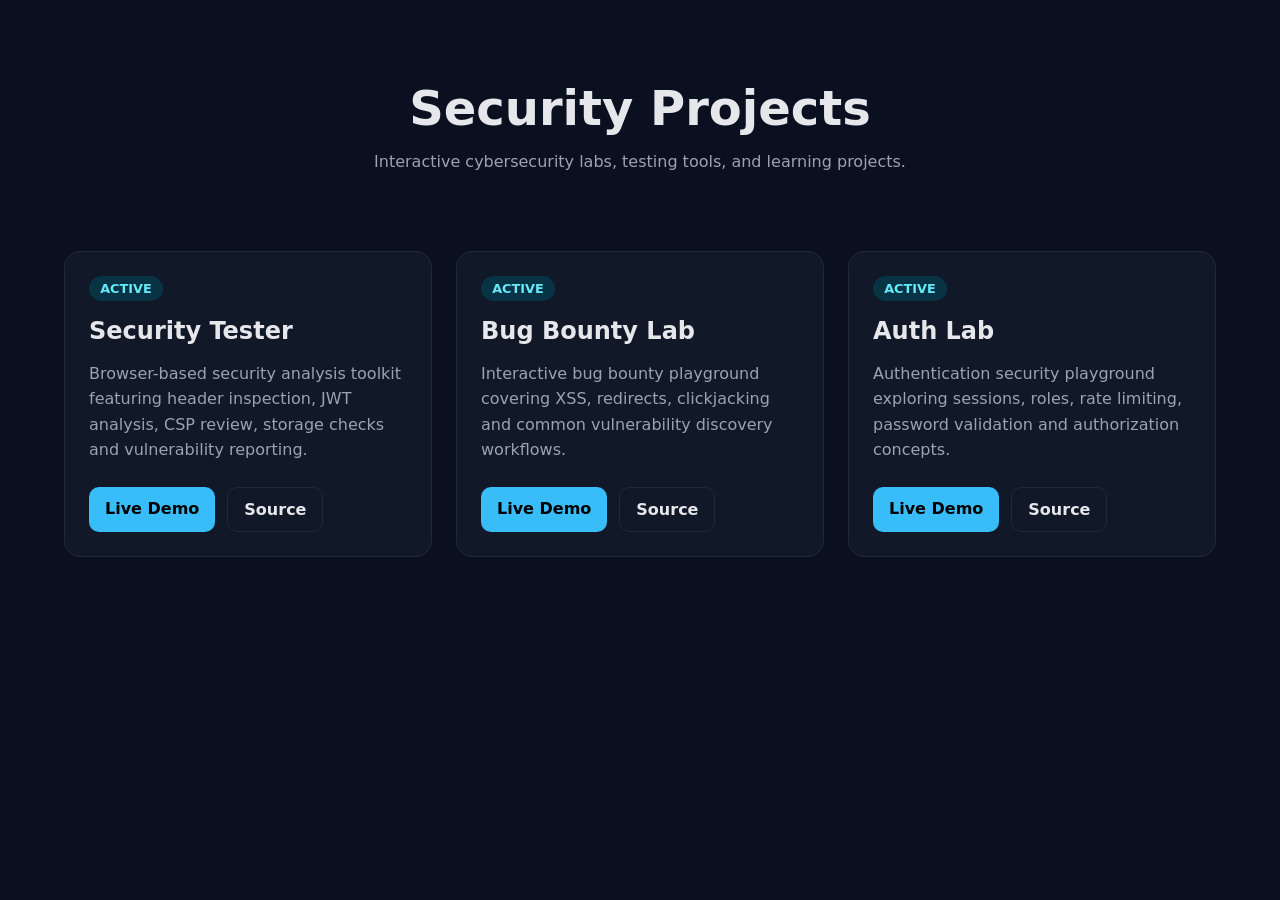
<file: index.html>
<!DOCTYPE html>
<html lang="en">
<head>
    <meta charset="UTF-8">
    <meta name="viewport" content="width=device-width, initial-scale=1.0">
    <title>Security Projects</title>

    <link rel="stylesheet" href="./css/style.css">
</head>
<body>

<header class="hero">
    <h1>Security Projects</h1>
    <p>Interactive cybersecurity labs, testing tools, and learning projects.</p>
</header>

<main class="container">

    <section class="project-grid">

        <article class="card">
            <span class="badge active">ACTIVE</span>

            <h2>Security Tester</h2>

            <p>
                Browser-based security analysis toolkit featuring
                header inspection, JWT analysis, CSP review,
                storage checks and vulnerability reporting.
            </p>

            <div class="actions">
                <a href="./security-tester/" class="btn primary">
                    Live Demo
                </a>

                <a href="https://github.com/Ronkiller18/security-projects/tree/main/security-tester"
                   class="btn secondary"
                   target="_blank">
                    Source
                </a>
            </div>
        </article>

        <article class="card">
            <span class="badge active">ACTIVE</span>

            <h2>Bug Bounty Lab</h2>

            <p>
                Interactive bug bounty playground covering XSS,
                redirects, clickjacking and common vulnerability
                discovery workflows.
            </p>

            <div class="actions">
                <a href="./bug-bounty-lab/" class="btn primary">
                    Live Demo
                </a>

                <a href="https://github.com/Ronkiller18/security-projects/tree/main/bug-bounty-lab"
                   class="btn secondary"
                   target="_blank">
                    Source
                </a>
            </div>
        </article>

        <article class="card">
            <span class="badge active">ACTIVE</span>

            <h2>Auth Lab</h2>

            <p>
                Authentication security playground exploring
                sessions, roles, rate limiting, password
                validation and authorization concepts.
            </p>

            <div class="actions">
                <a href="./auth-lab/" class="btn primary">
                    Live Demo
                </a>

                <a href="https://github.com/Ronkiller18/security-projects/tree/main/auth-lab"
                   class="btn secondary"
                   target="_blank">
                    Source
                </a>
            </div>
        </article>

    </section>

</main>

<script src="./js/main.js"></script>

</body>
</html>
</file>
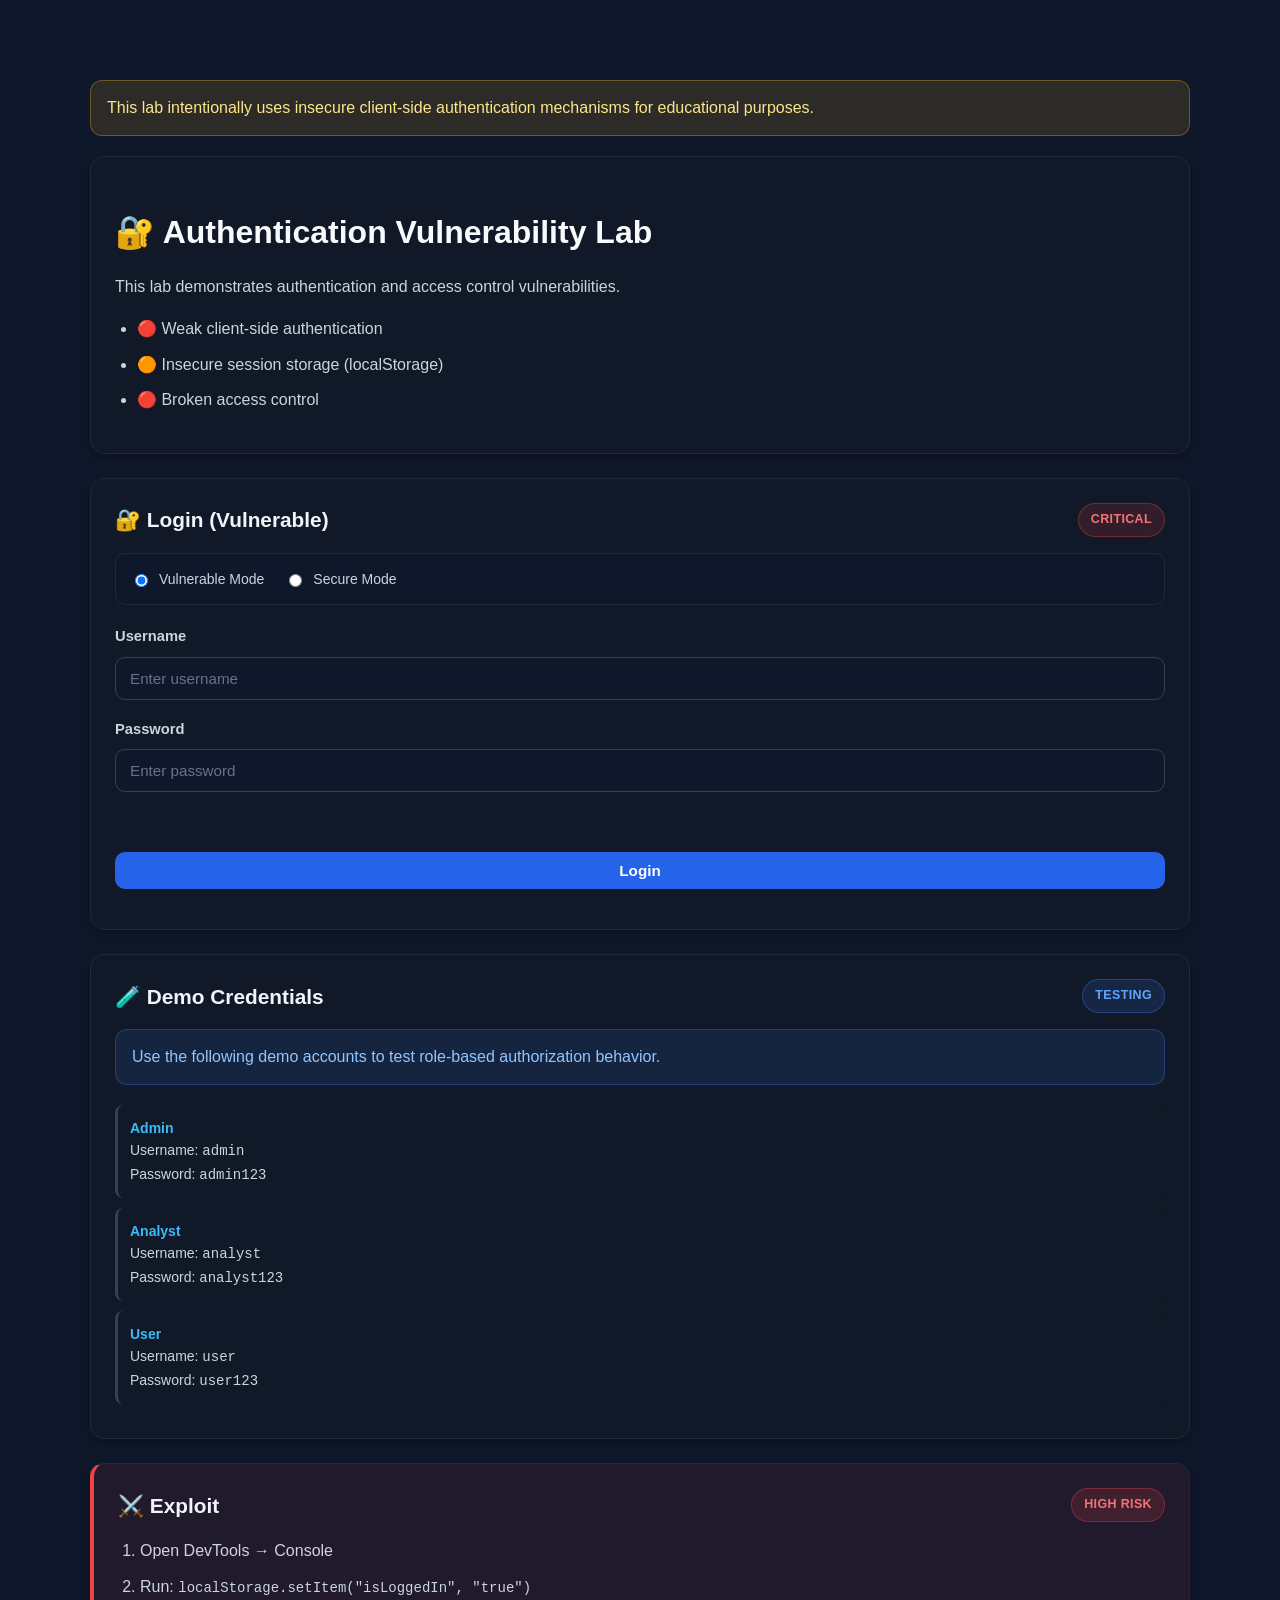
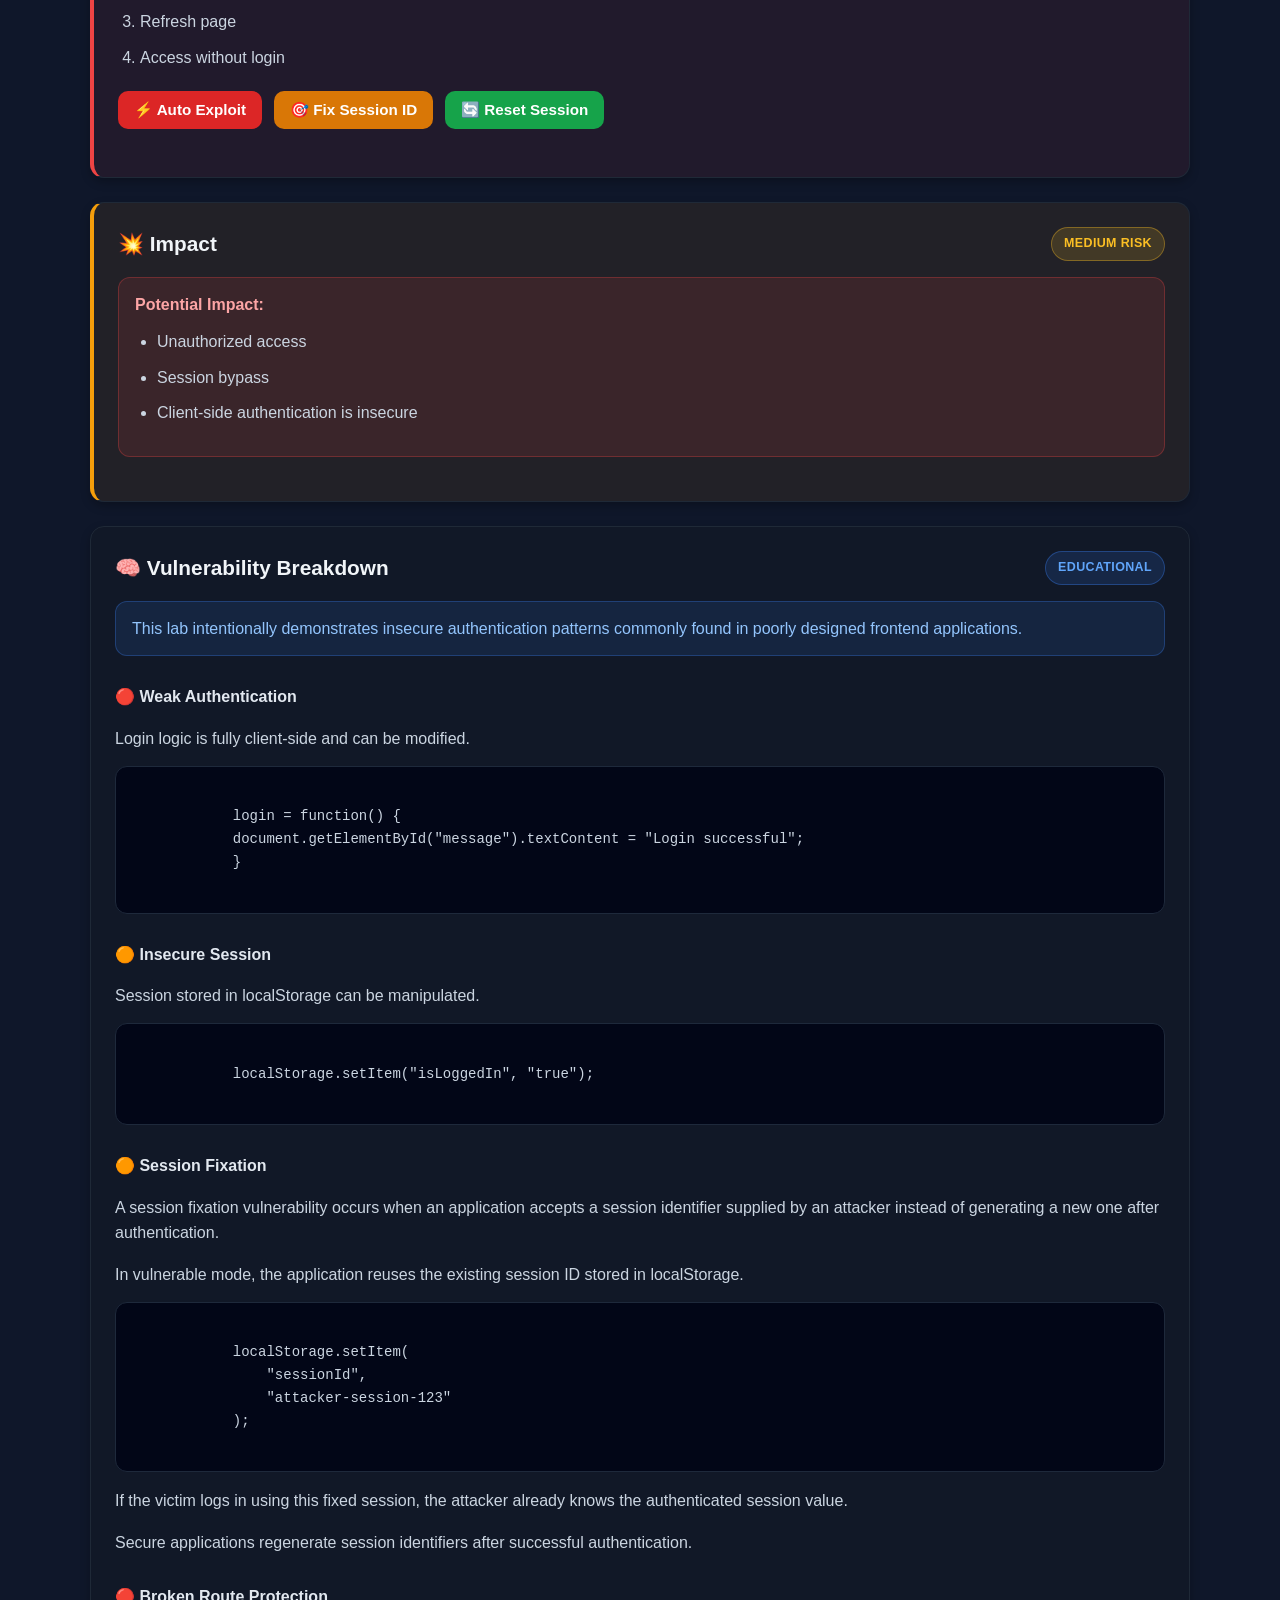
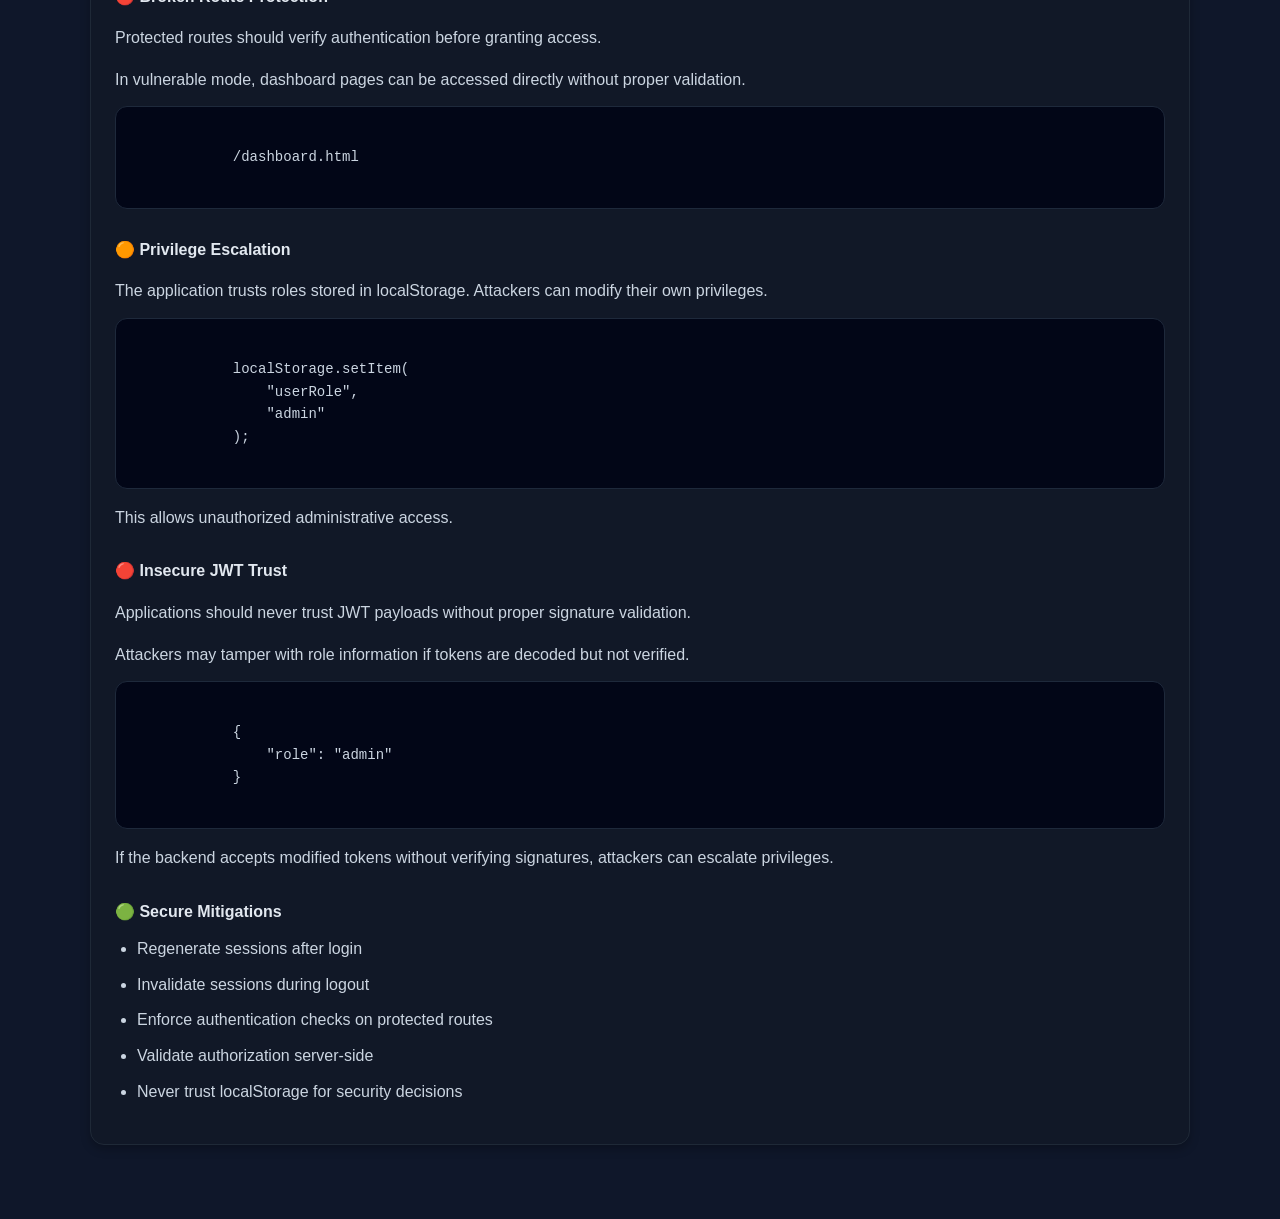
<file: auth-lab/index.html>
<!DOCTYPE html>
<html lang="en">
<head>
    <meta charset="UTF-8">
    <title>Auth Lab - Login</title>
    <link rel="stylesheet" href="css/style.css">
</head>
<body>
    <div class="page-container">

        <div class="alert alert-warning">
            This lab intentionally uses insecure client-side
            authentication mechanisms for educational purposes.
        </div>

        <!-- INTRO -->
        <section class="lab-intro security-card ">
            <h1>🔐 Authentication Vulnerability Lab</h1>

            <p>
                This lab demonstrates authentication and access control vulnerabilities.
            </p>

            <ul>
                <li>🔴 Weak client-side authentication</li>
                <li>🟠 Insecure session storage (localStorage)</li>
                <li>🔴 Broken access control</li>
            </ul>
        </section>

        <!--Login-->
        <section class="lab-section security-card auth-card">

            <div class="section-header">
                <h2>🔐 Login (Vulnerable)</h2>

                <span class="severity-badge critical">
                    Critical
                </span>
            </div>

            <div class="security-mode-selector">

                <label>
                    <input
                        type="radio"
                        name="sessionMode"
                        value="vulnerable"
                        checked
                    >
                    Vulnerable Mode
                </label>

                <label>
                    <input
                        type="radio"
                        name="sessionMode"
                        value="secure"
                    >
                    Secure Mode
                </label>

            </div>

            <form id="loginForm" class="auth-form">

                <div class="form-group">
                    <label for="username">Username</label>

                    <input
                        type="text"
                        id="username"
                        name="username"
                        placeholder="Enter username"
                        autocomplete="off"
                    >
                </div>

                <div class="form-group">
                    <label for="password">Password</label>

                    <input
                        type="password"
                        id="password"
                        name="password"
                        placeholder="Enter password"
                    >

                    <div id="passwordStrength"></div>

                    <ul id="passwordFeedback"></ul>
                </div>

                <button type="submit" class="btn btn-primary">
                    Login
                </button>

            </form>

            <p id="message" class="status-message"></p>
            <p id="lockoutMessage" class="lockout-message"></p>

        </section>
        
        <!-- DEMO CREDENTIALS -->
        <section class="lab-section security-card">

            <div class="section-header">

                <h2>🧪 Demo Credentials</h2>

                <span class="severity-badge info">
                    Testing
                </span>

            </div>

            <div class="alert alert-info">

                Use the following demo accounts to test
                role-based authorization behavior.

            </div>

            <div class="timeline-list">

                <li>
                    <strong>Admin</strong><br>
                    Username: <code>admin</code><br>
                    Password: <code>admin123</code>
                </li>

                <li>
                    <strong>Analyst</strong><br>
                    Username: <code>analyst</code><br>
                    Password: <code>analyst123</code>
                </li>

                <li>
                    <strong>User</strong><br>
                    Username: <code>user</code><br>
                    Password: <code>user123</code>
                </li>

            </div>

        </section>

        <!-- EXPLOIT SECTION -->
        <section class="lab-section security-card exploit-box">

            <div class="section-header">

                <h2>⚔️ Exploit</h2>

                <span class="severity-badge high">
                    High Risk
                </span>

            </div>

            <ol>
                <li>Open DevTools → Console</li>
                <li>Run:
                    <code>localStorage.setItem("isLoggedIn", "true")</code>
                </li>
                <li>Refresh page</li>
                <li>Access without login</li>
            </ol>

            <div class="action-row">
                <button id="autoExploitBtn" class="btn btn-danger">⚡ Auto Exploit</button>
                <button id="fixateSessionBtn" class="btn btn-warning">🎯 Fix Session ID</button>
                <button id="resetExploitBtn" class="btn btn-success">🔄 Reset Session</button>
            </div>

        </section>

        <!-- IMPACT -->
        <section class="lab-section security-card exploit-impact">

            <div class="section-header">

                <h2>💥 Impact</h2>

                <span class="severity-badge medium">
                    Medium Risk
                </span>

            </div>
            <div class="alert alert-danger">

                <strong>Potential Impact:</strong>

                <ul>
                    <li>Unauthorized access</li>
                    <li>Session bypass</li>
                    <li>Client-side authentication is insecure</li>
                </ul>

            </div>
        </section>

        <!-- BREAKDOWN -->
        <section class="lab-section security-card">

            <div class="section-header">

                <h2>🧠 Vulnerability Breakdown</h2>

                <span class="severity-badge info">
                    Educational
                </span>

            </div>

            <div class="alert alert-info">

                This lab intentionally demonstrates insecure authentication patterns
                commonly found in poorly designed frontend applications.

            </div>

            <h3>🔴 Weak Authentication</h3>
            <p>Login logic is fully client-side and can be modified.</p>

            <pre><code>
            login = function() {
            document.getElementById("message").textContent = "Login successful";
            }
            </code></pre>

            <h3>🟠 Insecure Session</h3>
            <p>Session stored in localStorage can be manipulated.</p>

            <pre><code>
            localStorage.setItem("isLoggedIn", "true");
            </code></pre>

            <h3>🟠 Session Fixation</h3>
            <p>
            A session fixation vulnerability occurs when an application
            accepts a session identifier supplied by an attacker instead
            of generating a new one after authentication.
            </p>

            <p>
            In vulnerable mode, the application reuses the existing
            session ID stored in localStorage.
            </p>

            <pre><code>
            localStorage.setItem(
                "sessionId",
                "attacker-session-123"
            );
            </code></pre>

            <p>
            If the victim logs in using this fixed session,
            the attacker already knows the authenticated session value.
            </p>

            <p>
            Secure applications regenerate session identifiers
            after successful authentication.
            </p>            

            <h3>🔴 Broken Route Protection</h3>

            <p>
            Protected routes should verify authentication
            before granting access.
            </p>

            <p>
            In vulnerable mode, dashboard pages can be
            accessed directly without proper validation.
            </p>

            <pre><code>
            /dashboard.html
            </code></pre>

            <h3>🟠 Privilege Escalation</h3>

            <p>
            The application trusts roles stored in localStorage.
            Attackers can modify their own privileges.
            </p>

            <pre><code>
            localStorage.setItem(
                "userRole",
                "admin"
            );
            </code></pre>

            <p>
            This allows unauthorized administrative access.
            </p>

            <h3>🔴 Insecure JWT Trust</h3>

            <p>
            Applications should never trust JWT payloads
            without proper signature validation.
            </p>

            <p>
            Attackers may tamper with role information
            if tokens are decoded but not verified.
            </p>

            <pre><code>
            {
                "role": "admin"
            }
            </code></pre>

            <p>
            If the backend accepts modified tokens
            without verifying signatures,
            attackers can escalate privileges.
            </p>

            <h3>🟢 Secure Mitigations</h3>

            <ul>
                <li>Regenerate sessions after login</li>
                <li>Invalidate sessions during logout</li>
                <li>Enforce authentication checks on protected routes</li>
                <li>Validate authorization server-side</li>
                <li>Never trust localStorage for security decisions</li>
            </ul>

        </section>

        <script type="module" src="./js/auth/app.js"></script>

    </div>
</body>
</html>
</file>
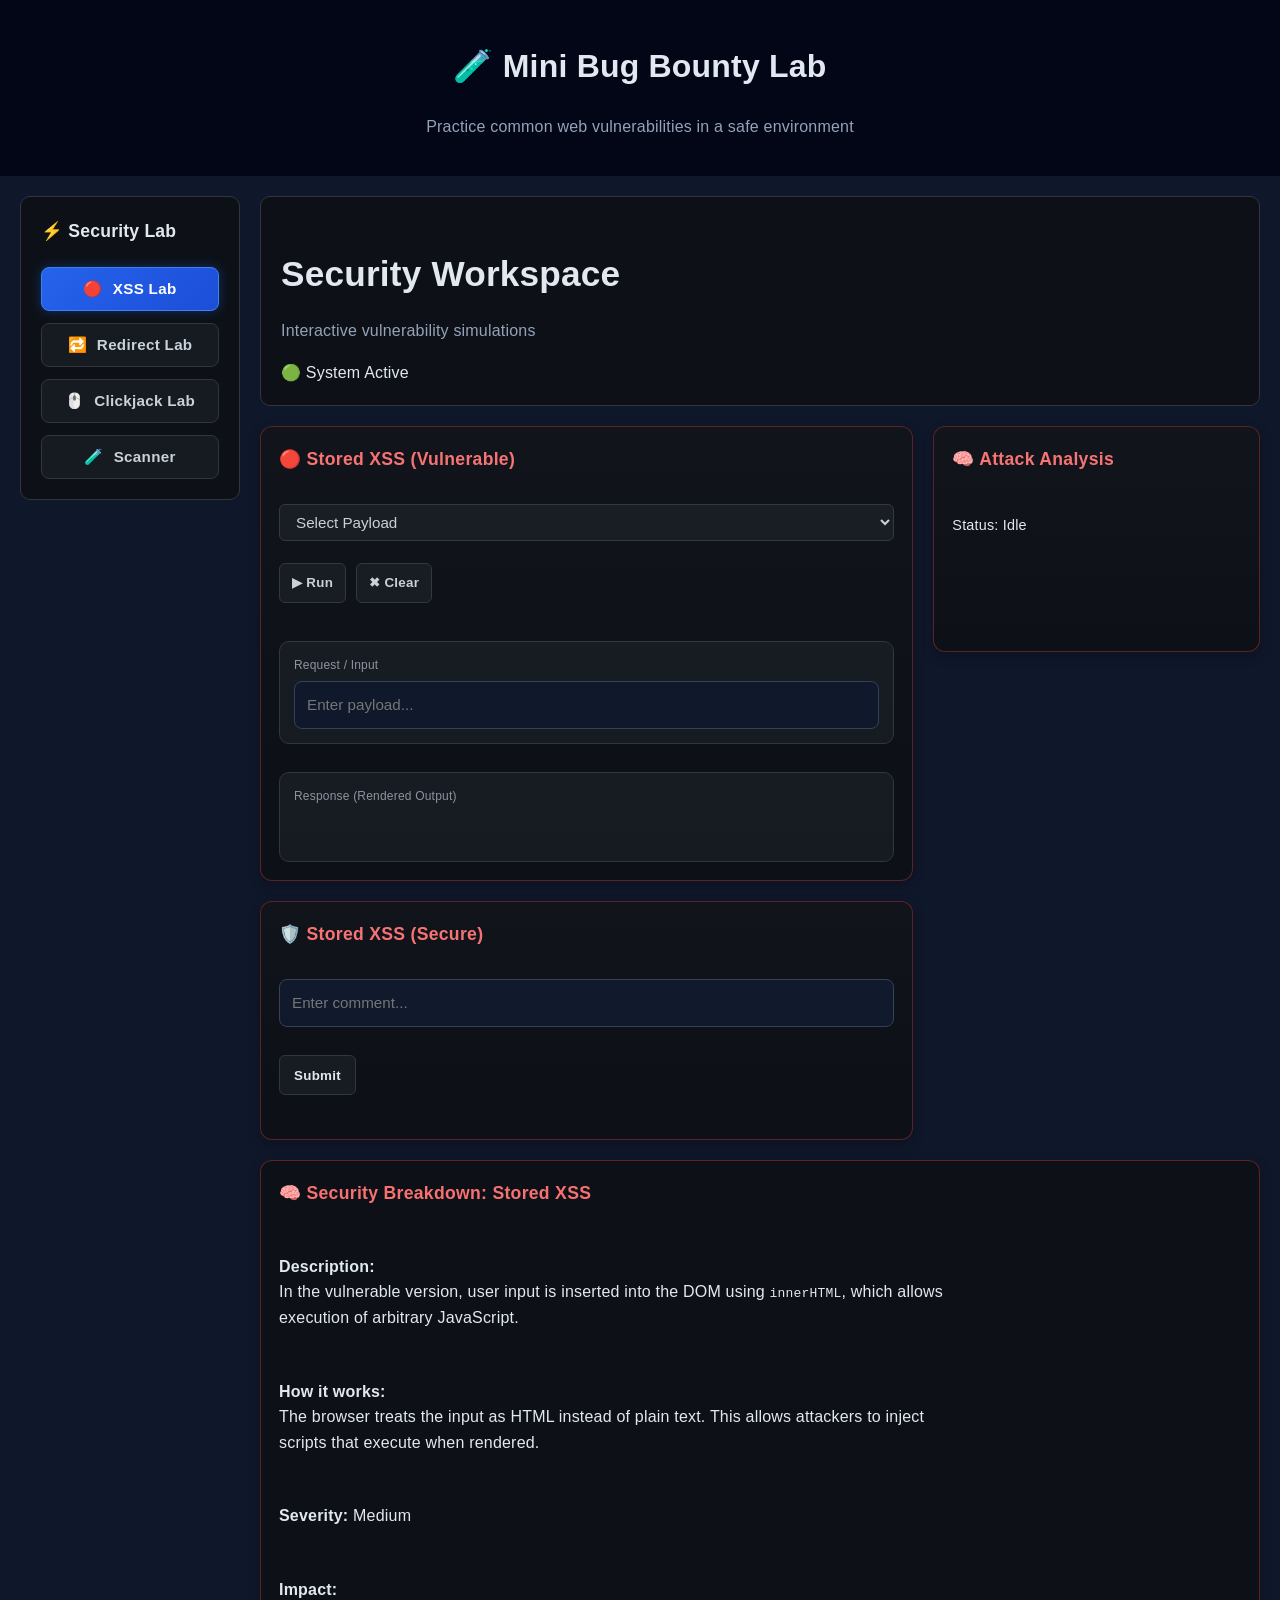
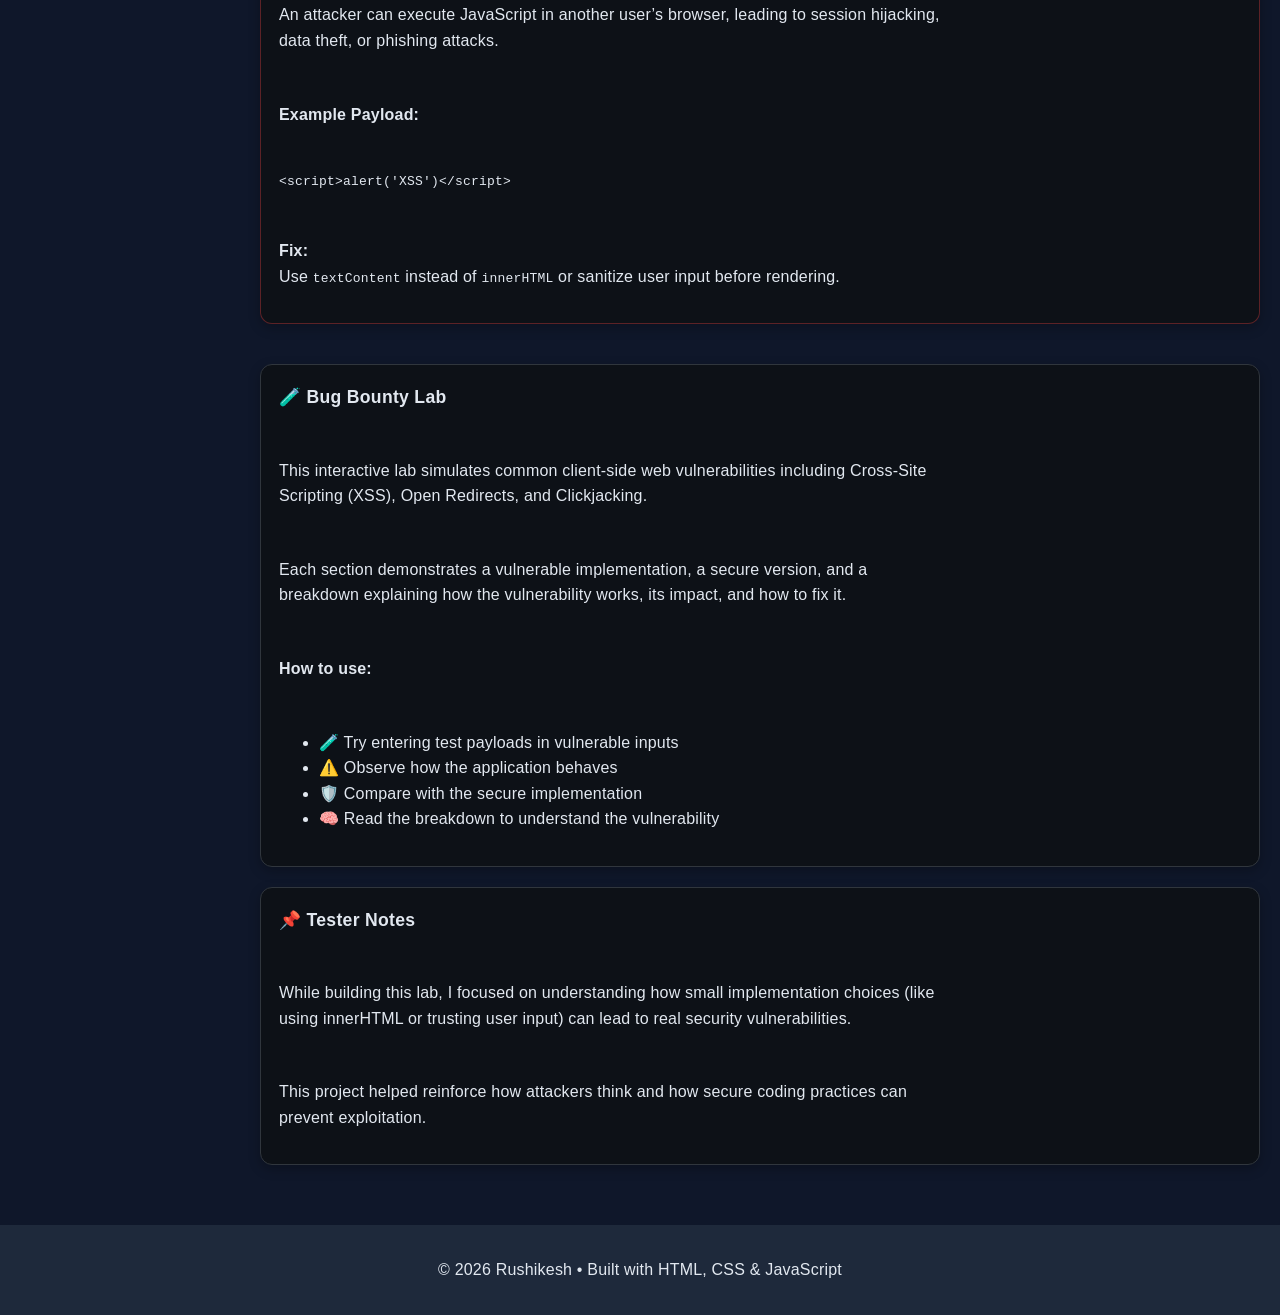
<file: bug-bounty-lab/index.html>
<!DOCTYPE html>
<html lang="en">
    <head>
        <meta charset="UTF-8">
        <title>Mini Bug Bounty Lab</title>
        <link rel="stylesheet" href="css/style.css">
    </head>
    <body>

        <header>
            <h1>🧪 Mini Bug Bounty Lab</h1>
            <p>Practice common web vulnerabilities in a safe environment</p>
        </header>

        <main>

            <!-- DASHBOARD -->
            <div class="app-layout">

                <aside class="sidebar">
                    <h2>⚡ Security Lab</h2>

                    <button class="nav-item active" data-tab="xss">
                        <span>🔴</span>
                        XSS Lab
                    </button>

                    <button class="nav-item" data-tab="redirect">
                        <span>🔁</span>
                        Redirect Lab
                    </button>

                    <button class="nav-item" data-tab="clickjack">
                        <span>🖱️</span>
                        Clickjack Lab
                    </button>

                    <button class="nav-item" data-tab="scanner">
                        <span>🧪</span>
                        Scanner
                    </button>
                </aside>

                <section class="workspace">

                    <div class="topbar">

                        <div>
                            <h2>Security Workspace</h2>
                            <p>Interactive vulnerability simulations</p>
                        </div>

                        <div class="workspace-status">
                            <span>🟢 System Active</span>
                        </div>

                    </div>

                    <div class="workspace-container">

                        <!-- ================= XSS WORKSPACE ================= -->
                        <div class="tab-section" id="xss">

                            <div class="workspace-grid">

                                <!-- LEFT -->
                                <div class="lab-area">

                                    <section class="lab-section xss-lab tool-panel threat-xss">

                                        <h2>🔴 Stored XSS (Vulnerable)</h2>

                                        <div class="tool-bar">

                                            <select id="payloadSelector">

                                                <option value="">
                                                    Select Payload
                                                </option>

                                                <option value="alert">
                                                    Alert Payload
                                                </option>

                                                <option value="img">
                                                    Image onerror
                                                </option>

                                                <option value="style">
                                                    DOM Manipulation
                                                </option>

                                            </select>

                                            <div class="button-group">
                                                <button id="runXSSBtn">
                                                    ▶ Run
                                                </button>

                                                <button id="clearOutputBtn">
                                                    ✖ Clear
                                                </button>
                                            </div>

                                        </div>

                                        <div class="panel">
                                            <label>Request / Input</label>

                                            <input
                                                type="text"
                                                id="commentInput"
                                                placeholder="Enter payload..."
                                            >
                                        </div>

                                        <div class="panel output">
                                            <label>Response (Rendered Output)</label>
                                            <div id="comments"></div>
                                        </div>

                                    </section>

                                    <section class="lab-section tool-panel threat-xss">

                                        <h2>🛡️ Stored XSS (Secure)</h2>

                                        <input
                                            type="text"
                                            id="safeInput"
                                            placeholder="Enter comment..."
                                        >

                                        <div class="button-group">
                                            <button onclick="addSafeComment()">
                                                Submit
                                            </button>
                                        </div>

                                        <div id="safeComments"></div>

                                    </section>

                                </div>

                                <!-- RIGHT -->
                                <div class="right-panel">

                                    <section class="lab-section tool-panel threat-xss">

                                        <h2>🧠 Attack Analysis</h2>

                                        <div class="scanner-status">
                                            Status:
                                            <span id="attackStatus">Idle</span>
                                        </div>

                                        <p id="xssMessage"></p>
                                        <p id="xssExplanation"></p>

                                    </section>
                                </div>
                            </div>

                            <!-- XSS BREAKDOWN -->   
                                <section class="lab-section security-breakdown threat-xss">

                                    <h2>🧠 Security Breakdown: Stored XSS</h2>

                                    <p><strong>Description:</strong><br>
                                    In the vulnerable version, user input is inserted into the DOM using <code>innerHTML</code>,
                                    which allows execution of arbitrary JavaScript.
                                    </p>

                                    <p><strong>How it works:</strong><br>
                                    The browser treats the input as HTML instead of plain text. 
                                    This allows attackers to inject scripts that execute when rendered.
                                    </p>

                                    <p><strong>Severity:</strong> Medium</p>

                                    <p><strong>Impact:</strong><br>
                                    An attacker can execute JavaScript in another user’s browser,
                                    leading to session hijacking, data theft, or phishing attacks.
                                    </p>

                                    <p><strong>Example Payload:</strong></p>
                                    <pre><code>&lt;script&gt;alert('XSS')&lt;/script&gt;</code></pre>

                                    <p><strong>Fix:</strong><br>
                                    Use <code>textContent</code> instead of <code>innerHTML</code> 
                                    or sanitize user input before rendering.
                                    </p>

                                </section>  

                        </div>

                        <!-- ================= REDIRECT WORKSPACE ================= -->
                        <div class="tab-section hidden" id="redirect">

                            <section class="lab-section tool-panel threat-redirect">

                                <h2>🔁 Open Redirect (Vulnerable)</h2>

                                <input
                                    type="text"
                                    id="redirectInputVuln"
                                    placeholder="Enter URL..."
                                >

                                <div class="button-group">
                                    <button onclick="redirectUser()">Go</button>
                                </div>

                            </section>

                            <section class="lab-section tool-panel threat-redirect">

                                <h2>🛡️ Open Redirect (Secure)</h2>

                                <p>
                                    This version validates URLs against a whitelist
                                    before redirecting the user.
                                </p>

                                <input
                                    type="text"
                                    id="redirectInputSafe"
                                    placeholder="Enter URL..."
                                >

                                <div class="button-group">
                                    <button onclick="safeRedirect()">
                                        Go (Secure)
                                    </button>
                                </div>                                

                            </section>

                            <!-- REDIRECT BREAKDOWN -->
                            <section class="lab-section security-breakdown threat-redirect">

                                <h2>🧠 Security Breakdown: Open Redirect</h2>

                                <p><strong>Description:</strong><br>
                                The application redirects users based on untrusted input without validation.
                                </p>

                                <p><strong>How it works:</strong><br>
                                Attackers craft a malicious URL that appears legitimate but redirects users
                                to a different, potentially harmful site.
                                </p>

                                <p><strong>Severity:</strong> Medium</p>

                                <p><strong>Impact:</strong><br>
                                Can be used for phishing attacks by tricking users into trusting a legitimate domain
                                before redirecting them to a malicious site.
                                </p>

                                <p><strong>Example Payload:</strong></p>
                                <pre><code>https://your-site.com?redirect=https://evil.com</code></pre>

                                <p><strong>Fix:</strong><br>
                                Validate redirect URLs using a whitelist of trusted domains.
                                </p>

                            </section>                            

                        </div>

                        <!-- ================= CLICKJACK WORKSPACE ================= -->
                        <div class="tab-section hidden" id="clickjack">

                            <section class="lab-section tool-panel threat-clickjack">

                                <h2>🖱️ Clickjacking (Simulation)</h2>

                                <div class="clickjack-container">

                                    <button class="fake-btn">
                                        🎁 Claim Free Reward
                                    </button>

                                    <button
                                        class="real-btn"
                                        onclick="hiddenAction()"
                                    >
                                        Hidden Action
                                    </button>

                                </div>

                            </section>

                            <section class="lab-section tool-panel threat-clickjack">

                                <h2>🛡️ Clickjacking (Secure)</h2>

                                <p class="note">
                                    This secure version prevents hidden overlays
                                    and unintended click actions.
                                </p>

                                <div class="safe-clickjack">

                                    <button onclick="safeAction()">
                                        🎁 Claim Free Reward
                                    </button>

                                </div>

                            </section>

                            <!-- CLICKJACK BREAKDOWN -->
                            <section class="lab-section security-breakdown threat-clickjack">

                                <h2>🧠 Security Breakdown: Clickjacking</h2>

                                <p><strong>Description:</strong><br>
                                Users are tricked into clicking hidden or disguised elements.
                                </p>

                                <p><strong>How it works:</strong><br>
                                A transparent or hidden layer is placed over a visible button,
                                causing users to unknowingly trigger unintended actions.
                                </p>

                                <p><strong>Severity:</strong> Medium</p>

                                <p><strong>Impact:</strong><br>
                                Can lead to unauthorized actions such as form submissions,
                                account changes, or unintended clicks.
                                </p>

                                <p><strong>Fix:</strong><br>
                                Prevent UI overlay attacks and use protections like frame restrictions.
                                </p>

                            </section>                            

                        </div>

                        <!-- ================= SCANNER WORKSPACE ================= -->
                        <div class="tab-section hidden" id="scanner">

                            <div class="workspace-grid">

                                <div class="lab-area">

                                    <section class="lab-section tool-panel threat-scanner">

                                        <h2>🧪 Detection Engine</h2>

                                        <textarea
                                            id="requestBox"
                                            placeholder="Enter request or payload..."
                                        ></textarea>

                                        <div class="button-group">
                                            <button onclick="analyzeRequest()">
                                                Analyze
                                            </button>
                                            <button id="clearScanBtn">
                                                Clear Scanner
                                            </button>
                                        </div>

                                        <div class="scanner-status">
                                            Status:
                                            <span id="scanStatus">Idle</span>
                                        </div>

                                        <div id="scanSummary" class="scan-summary hidden"></div>
                                        <div class="scanner-results" id="scannerResults">
                                            <p class="placeholder">
                                                No scan performed yet
                                            </p>
                                        </div>

                                    </section>

                                </div>

                                <div class="right-panel">

                                    <section class="lab-section tool-panel threat-scanner">

                                        <h2>📜 Scan History</h2>

                                        <div class="scan-history" id="scanHistory">
                                            <p class="placeholder">
                                                No scan history yet
                                            </p>
                                        </div>

                                    </section>

                                </div>

                            </div>

                            <section class="lab-section security-breakdown threat-scanner">

                                <h2>🧠 Security Breakdown: Detection Engine</h2>

                                <p>
                                    This scanner simulates how security tools analyze
                                    requests and payloads for suspicious patterns.
                                </p>

                                <p>
                                    The engine checks for indicators commonly associated
                                    with vulnerabilities such as:
                                </p>

                                <ul>
                                    <li>XSS payload patterns</li>
                                    <li>Unsafe DOM manipulation</li>
                                    <li>Open redirect parameters</li>
                                </ul>

                                <h3>Example Test Payloads</h3>

                                <div class="example-payloads">

                                    <div class="example-payload-card">

                                        <button class="copy-btn">
                                            Copy
                                        </button>

                                        <pre>&lt;img src=x onerror=alert('XSS')&gt;</pre>

                                    </div>

                                    <div class="example-payload-card">

                                        <button class="copy-btn">
                                            Copy
                                        </button>

                                        <pre>https://site.com?redirect=https://evil.com</pre>

                                    </div>

                                    <div class="example-payload-card">

                                        <button class="copy-btn">
                                            Copy
                                        </button>

                                        <pre>document.write('Injected')</pre>

                                    </div>
                                </div>

                                <p>
                                    Real-world scanners use advanced parsing,
                                    signatures, heuristics, and behavioral analysis
                                    to identify vulnerabilities automatically.
                                </p>

                                <p>
                                    This simulation demonstrates the core concept
                                    behind automated vulnerability detection tools.
                                </p>

                            </section>
                        </div>
                    </div>
                </section>    
            </div>
            
            <div class="content-column">
                <!-- EDUCATIONAL BREAKDOWNS -->
                <section class="lab-section lab-intro">

                    <h2>🧪 Bug Bounty Lab</h2>

                    <p>
                        This interactive lab simulates common client-side web vulnerabilities 
                        including Cross-Site Scripting (XSS), Open Redirects, and Clickjacking.
                    </p>

                    <p>
                        Each section demonstrates a vulnerable implementation, a secure version, 
                        and a breakdown explaining how the vulnerability works, its impact, 
                        and how to fix it.
                    </p>

                    <p><strong>How to use:</strong></p>
                    <ul>
                        <li>🧪 Try entering test payloads in vulnerable inputs</li>
                        <li>⚠️ Observe how the application behaves</li>
                        <li>🛡️ Compare with the secure implementation</li>
                        <li>🧠 Read the breakdown to understand the vulnerability</li>
                    </ul>

                </section>

                <section class="lab-section tester-notes">

                    <h2>📌 Tester Notes</h2>

                    <p>
                        While building this lab, I focused on understanding how small 
                        implementation choices (like using innerHTML or trusting user input) 
                        can lead to real security vulnerabilities.
                    </p>

                    <p>
                        This project helped reinforce how attackers think and how secure 
                        coding practices can prevent exploitation.
                    </p>

                </section>
            </div>               
        </main>

        <footer>
            <p>© 2026 Rushikesh • Built with HTML, CSS & JavaScript</p>
        </footer>

        <script src="js/payloads.js"></script>
        <script src="js/xss.js"></script>
        <script src="js/redirect.js"></script>
        <script src="js/scanner.js"></script>
        <script src="js/clickjack.js"></script>
        <script src="js/ui.js"></script>
        <script src="js/main.js"></script>
    </body>
</html>
</file>
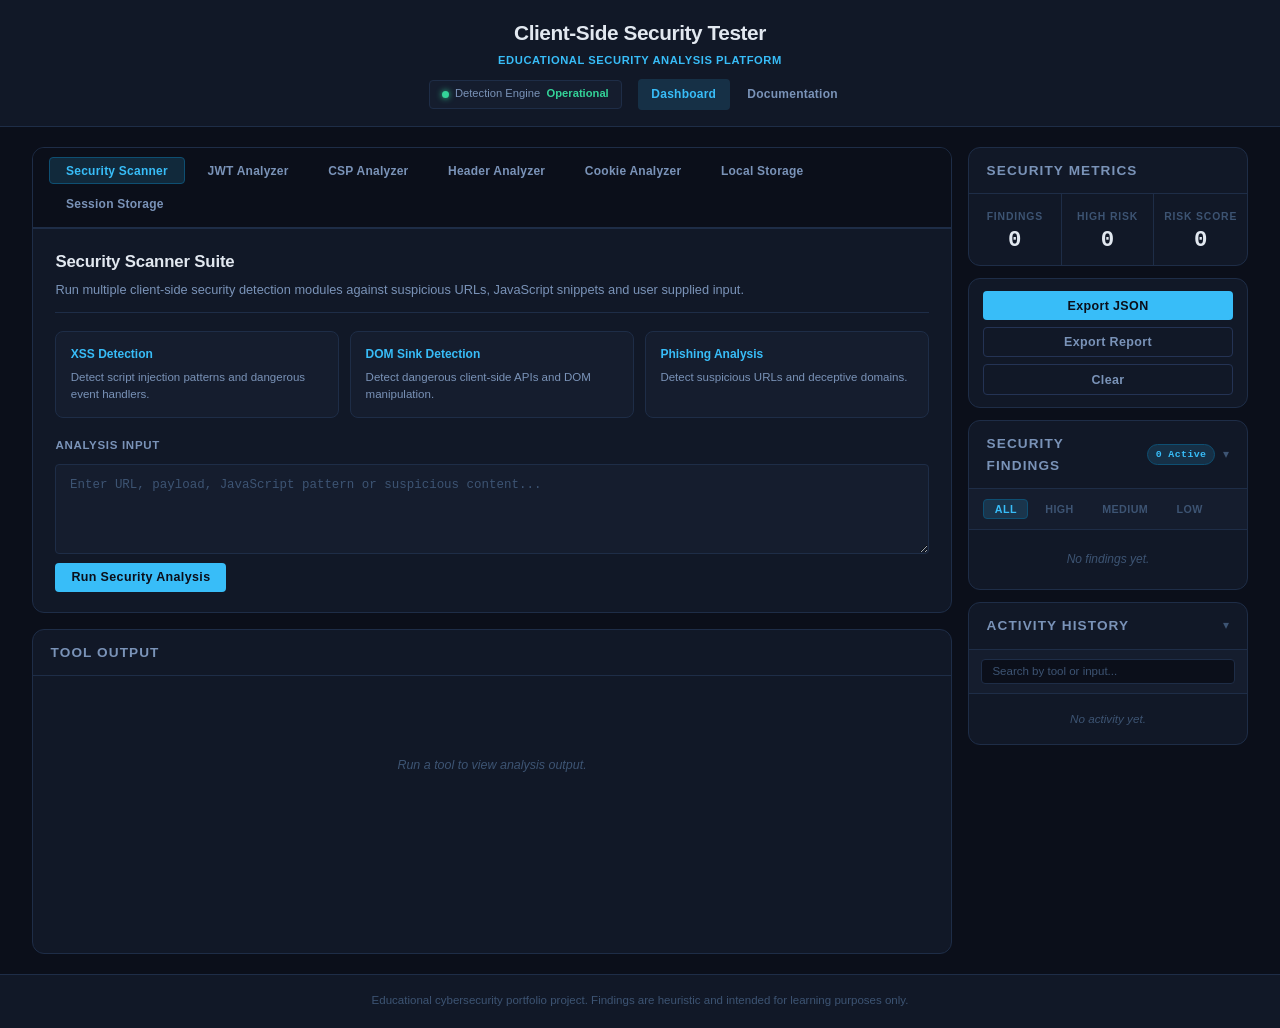
<file: security-tester/index.html>
<!DOCTYPE html>
<html lang="en">

<head>
    <meta charset="UTF-8">
    <meta name="viewport" content="width=device-width, initial-scale=1.0">
    <title>Client-Side Security Tester</title>
    <link rel="stylesheet" href="css/global.css">
    <link rel="stylesheet" href="css/dashboard.css">
    <link rel="stylesheet" href="css/findings.css">
</head>

<body>

    <!-- ===================================== -->
    <!-- Header                               -->
    <!-- ===================================== -->
    <header class="app-header">
        <div class="header-content">
            <div class="header-brand">
                <h1>Client-Side Security Tester</h1>
                <span class="header-tagline">Educational Security Analysis Platform</span>
            </div>
            <div class="header-right">
                <div class="platform-status">
                    <span class="status-dot"></span>
                    <span>Detection Engine</span>
                    <strong>Operational</strong>
                </div>
                <nav class="top-nav">
                    <a href="index.html" class="nav-link active">Dashboard</a>
                    <a href="learn.html" class="nav-link">Documentation</a>
                </nav>
            </div>
        </div>
    </header>

    <!-- ===================================== -->
    <!-- Main Dashboard                       -->
    <!-- ===================================== -->
    <main class="dashboard-grid">

        <!-- LEFT COLUMN -->
        <div class="left-column">

            <!-- Tool Workspace -->
            <section class="workspace-panel panel">

                <div class="tool-navigation-wrapper">
                    <nav class="tool-navigation" role="tablist" aria-label="Security Tools">
                        <button class="tool-tab active" data-tool="scanner"        role="tab" aria-selected="true">Security Scanner</button>
                        <button class="tool-tab" data-tool="jwt"            role="tab" aria-selected="false">JWT Analyzer</button>
                        <button class="tool-tab" data-tool="csp"            role="tab" aria-selected="false">CSP Analyzer</button>
                        <button class="tool-tab" data-tool="headers"        role="tab" aria-selected="false">Header Analyzer</button>
                        <button class="tool-tab" data-tool="cookies"        role="tab" aria-selected="false">Cookie Analyzer</button>
                        <button class="tool-tab" data-tool="localstorage"   role="tab" aria-selected="false">Local Storage</button>
                        <button class="tool-tab" data-tool="sessionstorage" role="tab" aria-selected="false">Session Storage</button>
                        <!-- Add new tool tabs here -->
                    </nav>
                </div>

                <!-- Scanner Tool -->
                <section class="tool-workspace active" data-tool-panel="scanner" role="tabpanel">
                    <div class="tool-header">
                        <h2>Security Scanner Suite</h2>
                        <p>Run multiple client-side security detection modules against suspicious URLs, JavaScript snippets and user supplied input.</p>
                    </div>
                    <div class="scanner-modules">
                        <div class="module-card">
                            <h4>XSS Detection</h4>
                            <p>Detect script injection patterns and dangerous event handlers.</p>
                        </div>
                        <div class="module-card">
                            <h4>DOM Sink Detection</h4>
                            <p>Detect dangerous client-side APIs and DOM manipulation.</p>
                        </div>
                        <div class="module-card">
                            <h4>Phishing Analysis</h4>
                            <p>Detect suspicious URLs and deceptive domains.</p>
                        </div>
                    </div>
                    <div class="tool-content">
                        <label for="inputData">Analysis Input</label>
                        <textarea id="inputData" class="tool-textarea" placeholder="Enter URL, payload, JavaScript pattern or suspicious content..."></textarea>
                        <div class="action-row">
                            <button id="analyzeBtn">Run Security Analysis</button>
                        </div>
                    </div>
                </section>

                <!-- JWT Tool -->
                <section class="tool-workspace" data-tool-panel="jwt" role="tabpanel">
                    <div class="tool-header">
                        <h2>JWT Analyzer</h2>
                        <p>Decode and inspect JWTs for common security issues.</p>
                    </div>
                    <div class="tool-content">
                        <label for="jwtInput">JWT Token</label>
                        <textarea id="jwtInput" class="tool-textarea" placeholder="Paste JWT token..."></textarea>
                        <div class="action-row">
                            <button id="decodeJwtBtn">Decode JWT</button>
                        </div>
                    </div>
                </section>

                <!-- CSP Tool -->
                <section class="tool-workspace" data-tool-panel="csp" role="tabpanel">
                    <div class="tool-header">
                        <h2>CSP Analyzer</h2>
                        <p>Review Content Security Policies and identify weak directives.</p>
                    </div>
                    <div class="tool-content">
                        <label for="cspInput">CSP Policy</label>
                        <textarea id="cspInput" class="tool-textarea" placeholder="Paste CSP policy..."></textarea>
                        <div class="action-row">
                            <button id="analyzeCspBtn">Analyze CSP</button>
                        </div>
                    </div>
                </section>

                <!-- Header Analyzer Tool -->
                <section class="tool-workspace" data-tool-panel="headers" role="tabpanel">
                    <div class="tool-header">
                        <h2>Security Header Analyzer</h2>
                        <p>Paste HTTP response headers to check for missing or weak security directives.</p>
                    </div>
                    <div class="scanner-modules">
                        <div class="module-card">
                            <h4>Transport Security</h4>
                            <p>Checks HSTS configuration and strength.</p>
                        </div>
                        <div class="module-card">
                            <h4>Content Policy</h4>
                            <p>Checks CSP, X-Frame-Options, X-Content-Type-Options.</p>
                        </div>
                        <div class="module-card">
                            <h4>Privacy Headers</h4>
                            <p>Checks Referrer-Policy and Permissions-Policy.</p>
                        </div>
                    </div>
                    <div class="tool-content">
                        <label for="headerInput">Response Headers</label>
                        <textarea id="headerInput" class="tool-textarea" placeholder="Content-Security-Policy: default-src 'self'
X-Frame-Options: DENY
Strict-Transport-Security: max-age=31536000; includeSubDomains
X-Content-Type-Options: nosniff
Referrer-Policy: strict-origin-when-cross-origin
Permissions-Policy: camera=(), microphone=()"></textarea>
                        <div class="action-row">
                            <button id="analyzeHeaderBtn">Analyze Headers</button>
                        </div>
                    </div>
                </section>

                <!-- Cookie Analyzer Tool -->
                <section class="tool-workspace" data-tool-panel="cookies" role="tabpanel">
                    <div class="tool-header">
                        <h2>Cookie Security Analyzer</h2>
                        <p>Paste Set-Cookie headers to check for missing security attributes across all cookies.</p>
                    </div>
                    <div class="scanner-modules">
                        <div class="module-card">
                            <h4>HttpOnly</h4>
                            <p>Detects cookies readable by JavaScript — XSS theft risk.</p>
                        </div>
                        <div class="module-card">
                            <h4>Secure Flag</h4>
                            <p>Detects cookies sent over unencrypted HTTP connections.</p>
                        </div>
                        <div class="module-card">
                            <h4>SameSite</h4>
                            <p>Detects missing or weak cross-site request restrictions.</p>
                        </div>
                    </div>
                    <div class="tool-content">
                        <label for="cookieInput">Set-Cookie Headers</label>
                        <textarea id="cookieInput" class="tool-textarea" placeholder="Set-Cookie: session=abc123; Path=/
Set-Cookie: token=xyz; HttpOnly; Secure; SameSite=Strict; Max-Age=3600
Set-Cookie: prefs=dark; SameSite=Lax"></textarea>
                        <div class="action-row">
                            <button id="analyzeCookieBtn">Analyze Cookies</button>
                        </div>
                    </div>
                </section>

                <!-- Local Storage Analyzer -->
                <section class="tool-workspace" data-tool-panel="localstorage" role="tabpanel">
                    <div class="tool-header">
                        <h2>Local Storage Analyzer</h2>
                        <p>Paste JavaScript code that uses localStorage to detect sensitive data being stored client-side.</p>
                    </div>
                    <div class="scanner-modules">
                        <div class="module-card">
                            <h4>Sensitive Keys</h4>
                            <p>Detects tokens, credentials and secrets stored by key name.</p>
                        </div>
                        <div class="module-card">
                            <h4>Token Values</h4>
                            <p>Detects JWT and Bearer token patterns in stored values.</p>
                        </div>
                        <div class="module-card">
                            <h4>Serialised Objects</h4>
                            <p>Detects JSON.stringify of objects containing sensitive data.</p>
                        </div>
                    </div>
                    <div class="tool-content">
                        <label for="localStorageInput">JavaScript Code</label>
                        <textarea id="localStorageInput" class="tool-textarea" placeholder="// Paste JS code using localStorage, e.g:
localStorage.setItem('token', jwtValue)
localStorage.setItem('user', JSON.stringify(userData))
const auth = localStorage.getItem('authToken')"></textarea>
                        <div class="action-row">
                            <button id="analyzeLocalStorageBtn">Analyze Local Storage</button>
                        </div>
                    </div>
                </section>

                <!-- Session Storage Analyzer -->
                <section class="tool-workspace" data-tool-panel="sessionstorage" role="tabpanel">
                    <div class="tool-header">
                        <h2>Session Storage Analyzer</h2>
                        <p>Paste JavaScript code that uses sessionStorage to detect sensitive data exposure risks.</p>
                    </div>
                    <div class="scanner-modules">
                        <div class="module-card">
                            <h4>Sensitive Keys</h4>
                            <p>Detects tokens, credentials and secrets stored by key name.</p>
                        </div>
                        <div class="module-card">
                            <h4>XSS Readability</h4>
                            <p>sessionStorage is still readable by JavaScript — XSS can steal it.</p>
                        </div>
                        <div class="module-card">
                            <h4>Token Values</h4>
                            <p>Detects JWT and Bearer token patterns in stored values.</p>
                        </div>
                    </div>
                    <div class="tool-content">
                        <label for="sessionStorageInput">JavaScript Code</label>
                        <textarea id="sessionStorageInput" class="tool-textarea" placeholder="// Paste JS code using sessionStorage, e.g:
sessionStorage.setItem('token', jwtValue)
sessionStorage.setItem('session', JSON.stringify(sessionData))
const token = sessionStorage.getItem('authToken')"></textarea>
                        <div class="action-row">
                            <button id="analyzeSessionStorageBtn">Analyze Session Storage</button>
                        </div>
                    </div>
                </section>

            </section>

            <!-- Tool Output — fixed height, scrollable -->
            <section class="panel tool-output-section">
                <div class="section-header">
                    <h3>Tool Output</h3>
                </div>
                <div class="tool-output-scroll">
                    <div id="toolOutput">
                        <p class="empty-state">Run a tool to view analysis output.</p>
                    </div>
                </div>
            </section>

        </div>

        <!-- RIGHT COLUMN -->
        <aside class="right-column">

            <!-- Security Metrics -->
            <section class="panel summary-panel">
                <div class="section-header">
                    <h3>Security Metrics</h3>
                </div>
                <div class="summary-grid">
                    <div class="summary-card">
                        <span class="summary-label">Findings</span>
                        <strong id="findingCount">0</strong>
                    </div>
                    <div class="summary-card">
                        <span class="summary-label">High Risk</span>
                        <strong id="highCount">0</strong>
                    </div>
                    <div class="summary-card">
                        <span class="summary-label">Risk Score</span>
                        <strong id="riskScore">0</strong>
                    </div>
                </div>
                <!-- Severity bar chart — hidden until findings exist -->
                <div class="severity-chart" id="severityChart" aria-hidden="true">
                    <div class="chart-row">
                        <span class="chart-label">High</span>
                        <div class="chart-track">
                            <div class="chart-bar chart-bar--high" id="barHigh" style="width:0%"></div>
                        </div>
                        <span class="chart-count" id="countHigh">0</span>
                    </div>
                    <div class="chart-row">
                        <span class="chart-label">Medium</span>
                        <div class="chart-track">
                            <div class="chart-bar chart-bar--medium" id="barMedium" style="width:0%"></div>
                        </div>
                        <span class="chart-count" id="countMedium">0</span>
                    </div>
                    <div class="chart-row">
                        <span class="chart-label">Low</span>
                        <div class="chart-track">
                            <div class="chart-bar chart-bar--low" id="barLow" style="width:0%"></div>
                        </div>
                        <span class="chart-count" id="countLow">0</span>
                    </div>
                </div>
            </section>

            <!-- Actions -->
            <section class="panel action-panel">
                <div class="action-row">
                    <button id="exportBtn">Export JSON</button>
                    <button id="exportHtmlBtn" class="secondary-btn">Export Report</button>
                    <button id="clearBtn" class="secondary-btn">Clear</button>
                </div>
            </section>

            <!-- Security Findings -->
            <section class="panel findings-section">
                <div class="section-header collapsible-header" data-target="findings-body">
                    <h3>Security Findings</h3>
                    <div class="header-right-group">
                        <span id="findingLabel" class="finding-counter">0 Active</span>
                        <span class="collapse-icon">▾</span>
                    </div>
                </div>
                <div class="findings-filter-bar">
                    <button class="filter-btn active" data-filter="all">All</button>
                    <button class="filter-btn" data-filter="high">High</button>
                    <button class="filter-btn" data-filter="medium">Medium</button>
                    <button class="filter-btn" data-filter="low">Low</button>
                </div>
                <div id="findings-body" class="collapsible-body">
                    <div id="results"></div>
                </div>
            </section>

            <!-- Activity History -->
            <section class="panel history-section">
                <div class="section-header collapsible-header" data-target="history-body">
                    <h3>Activity History</h3>
                    <span class="collapse-icon">▾</span>
                </div>
                <div id="history-body" class="collapsible-body">
                    <!-- Search bar — always visible above the scroll area -->
                    <div class="history-search-bar">
                        <input
                            type="text"
                            id="historySearch"
                            class="history-search-input"
                            placeholder="Search by tool or input..."
                            autocomplete="off"
                        >
                    </div>
                    <div class="history-scroll">
                        <div id="history"></div>
                    </div>
                </div>
            </section>

        </aside>

    </main>

    <!-- ===================================== -->
    <!-- Footer                               -->
    <!-- ===================================== -->
    <footer class="app-footer">
        <div class="footer-content">
            <p>Educational cybersecurity portfolio project. Findings are heuristic and intended for learning purposes only.</p>
        </div>
    </footer>

    <script type="module" src="js/main.js"></script>

</body>
</html>
</file>
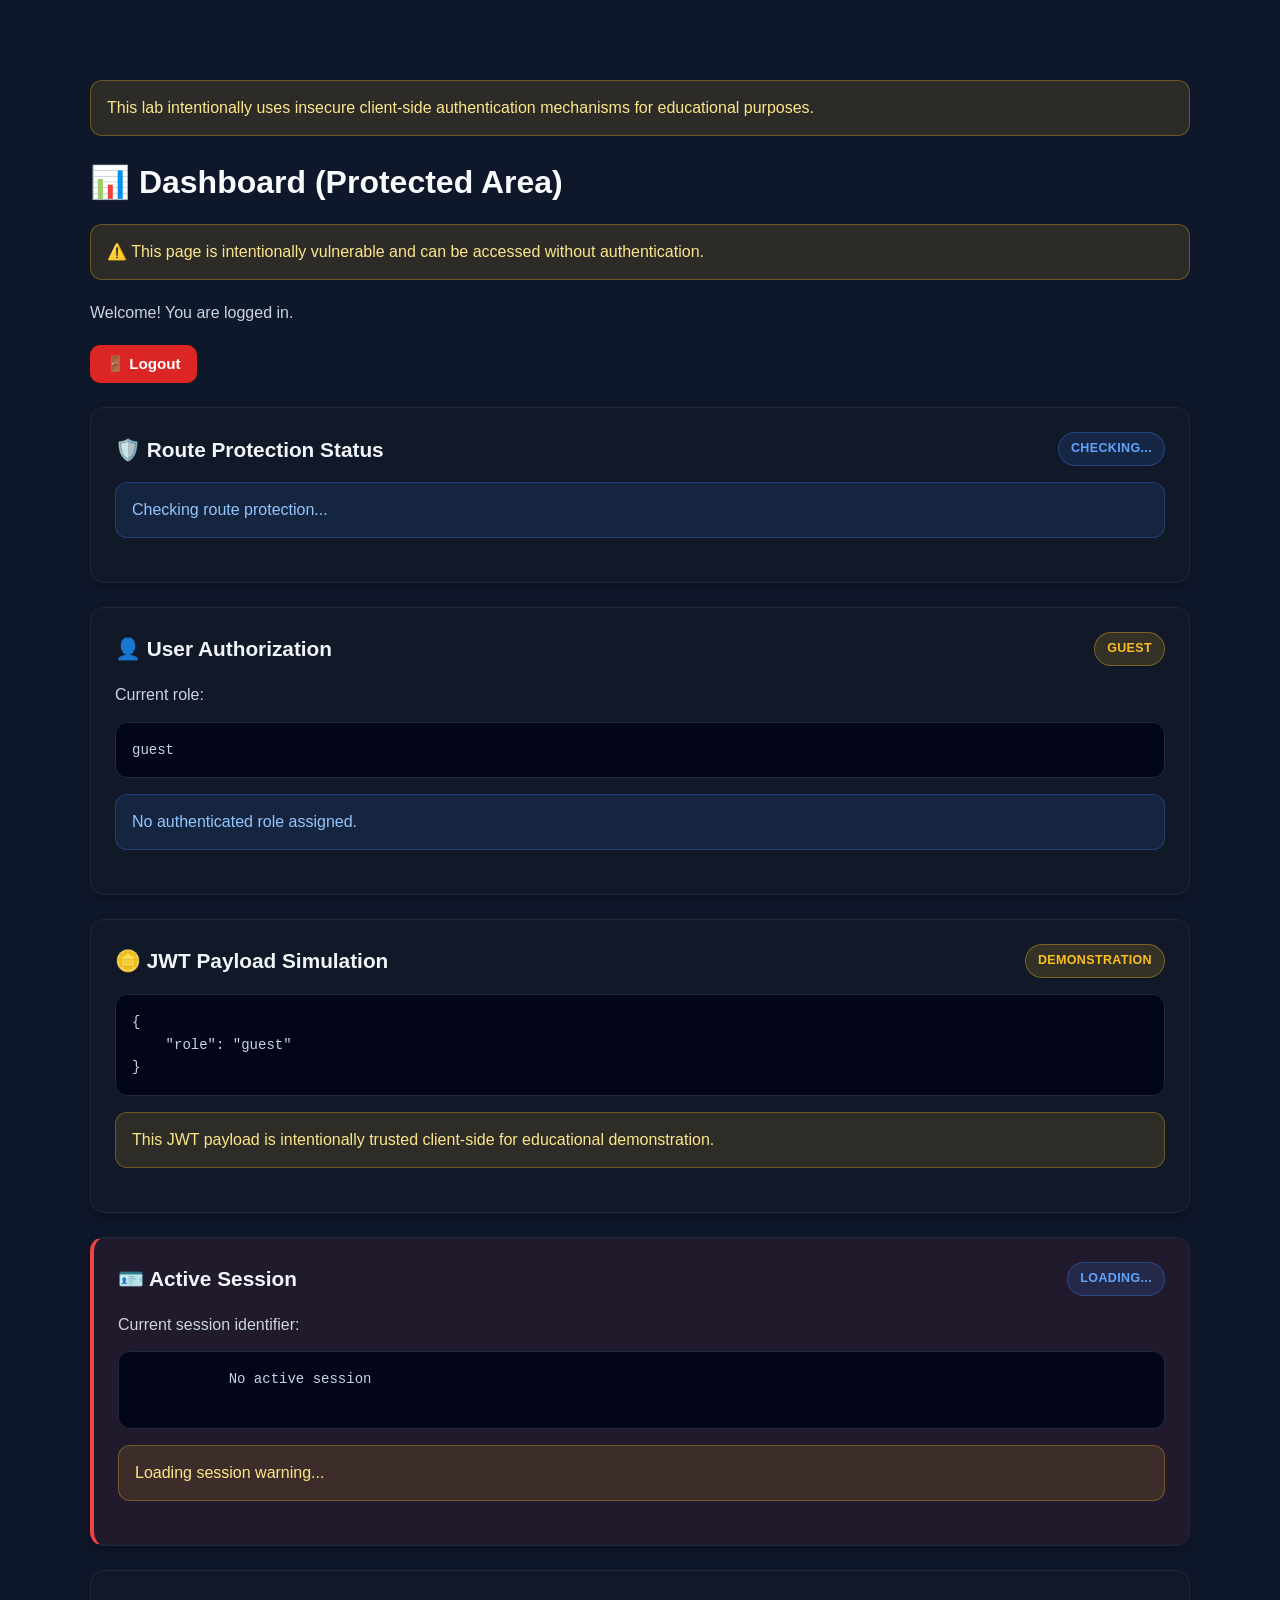
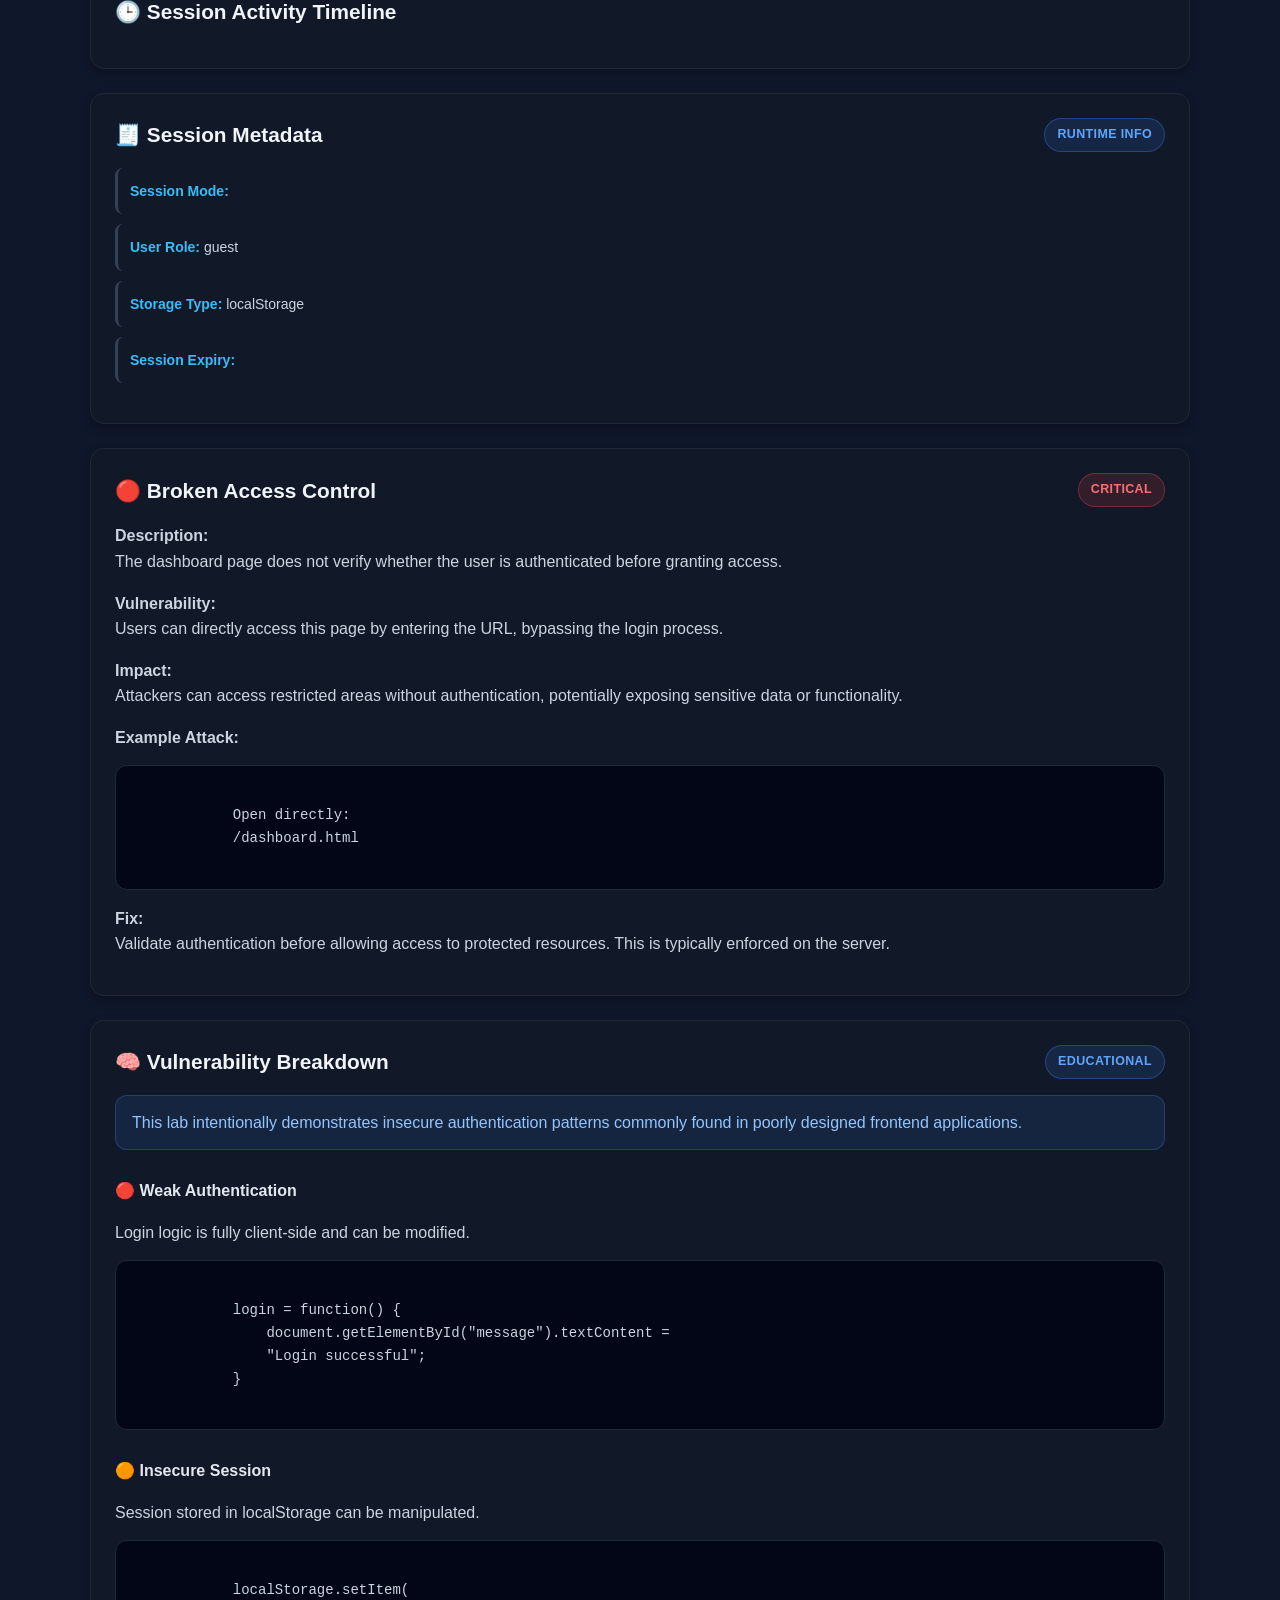
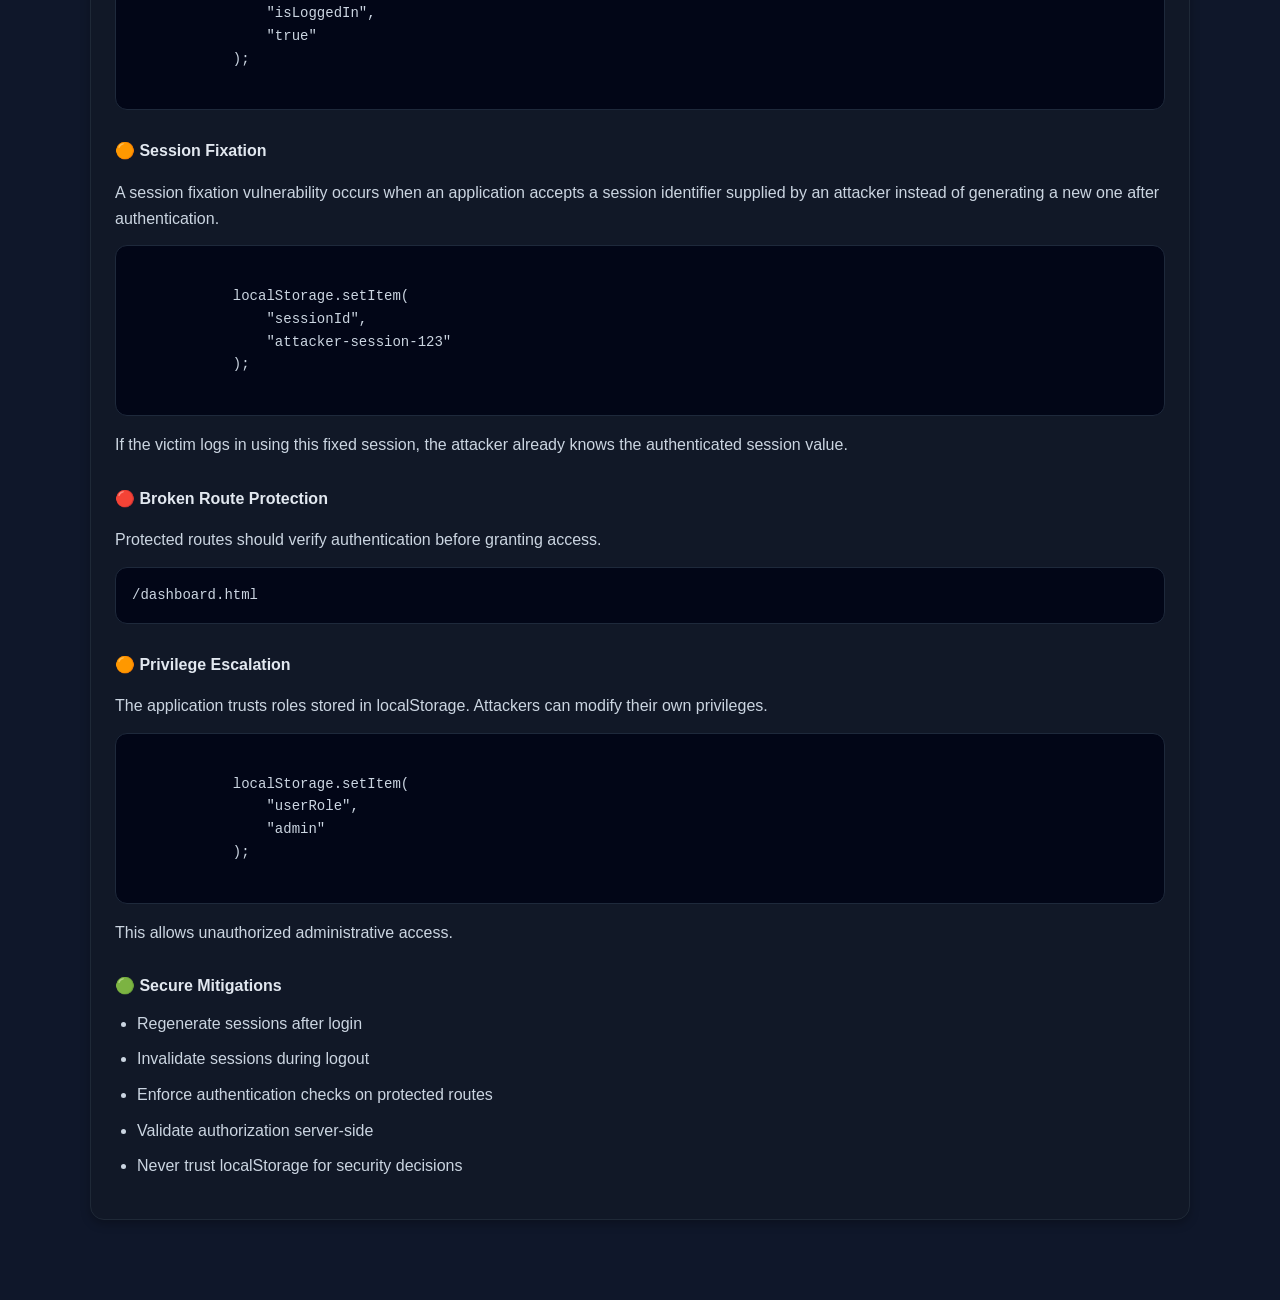
<file: auth-lab/dashboard.html>
<!DOCTYPE html>
<html lang="en">
<head>
    <meta charset="UTF-8">
    <title>Dashboard</title>
    <link rel="stylesheet" href="css/style.css">
</head>
<body>

    <div class="page-container">

        <!-- EDUCATIONAL WARNING -->
        <div class="alert alert-warning">
            This lab intentionally uses insecure client-side
            authentication mechanisms for educational purposes.
        </div>

        <!-- PAGE TITLE -->
        <h1>📊 Dashboard (Protected Area)</h1>

        <div class="alert alert-warning">
            ⚠️ This page is intentionally vulnerable and can be accessed without authentication.
        </div>

        <p>Welcome! You are logged in.</p>

        <!-- LOGOUT -->
        <div class="action-row">

            <button id="logoutBtn" class="btn btn-danger">
                🚪 Logout
            </button>

        </div>

        <!-- ROUTE PROTECTION -->
        <section class="lab-section security-card">

            <div class="section-header">

                <h2>🛡️ Route Protection Status</h2>

                <span class="severity-badge info" id="routeProtectionBadge">
                    Checking...
                </span>

            </div>

            <div class="alert alert-info" id="routeProtectionMessage">
                Checking route protection...
            </div>

        </section>

        <!-- USER AUTHORIZATION -->
        <section class="lab-section security-card">

            <div class="section-header">

                <h2>👤 User Authorization</h2>

                <span class="severity-badge medium" id="roleBadge">
                    Loading...
                </span>

            </div>

            <p> Current role: </p>

            <pre><code id="roleDisplay"></code></pre>

            <div class="alert alert-info" id="roleMessage">
                Checking permissions...
            </div>

        </section>

        <!-- JWT DEMONSTRATION -->
        <section class="lab-section security-card">

            <div class="section-header">

                <h2>🪙 JWT Payload Simulation</h2>

                <span class="severity-badge medium">
                    Demonstration
                </span>

            </div>

            <pre><code id="jwtDisplay">{
                "role": "guest"
            }</code></pre>

            <div class="alert alert-warning">
                This JWT payload is intentionally trusted
                client-side for educational demonstration.
            </div>

        </section>

        <!-- ACTIVE SESSION -->
        <section class="lab-section security-card exploit-box">

            <div class="section-header">

                <h2>🪪 Active Session</h2>

                <span
                    class="severity-badge info"
                    id="sessionRiskBadge"
                >
                    Loading...
                </span>

            </div>

            <p>
                Current session identifier:
            </p>

            <pre>
            <code id="sessionDisplay"></code>
            </pre>

            <div
                class="alert alert-warning"
                id="sessionWarning"
            >
                Loading session warning...
            </div>

        </section>

        <!-- SESSION TIMELINE -->
        <section class="lab-section security-card">

            <div class="section-header">

                <h2>🕒 Session Activity Timeline</h2>

            </div>

            <ul
                id="sessionTimeline"
                class="timeline-list"
            >
            </ul>

        </section>

        <!-- SESSION METADATA -->
        <section class="lab-section security-card">

            <div class="section-header">

                <h2>🧾 Session Metadata</h2>

                <span class="severity-badge info">
                    Runtime Info
                </span>

            </div>

            <ul class="timeline-list">

                <li>
                    <strong>Session Mode:</strong>
                    <span id="sessionModeDisplay"></span>
                </li>

                <li>
                    <strong>User Role:</strong>
                    <span id="sessionRoleDisplay"></span>
                </li>

                <li>
                    <strong>Storage Type:</strong>
                    localStorage
                </li>

                <li>
                    <strong>Session Expiry:</strong>
                    <span id="sessionExpiryDisplay"></span>
                </li>

            </ul>

        </section>

        <!-- BROKEN ACCESS CONTROL -->
        <section class="lab-section security-card">

            <div class="section-header">

                <h2>🔴 Broken Access Control</h2>

                <span class="severity-badge critical">
                    Critical
                </span>

            </div>

            <p>
                <strong>Description:</strong><br>
                The dashboard page does not verify whether the user is authenticated
                before granting access.
            </p>

            <p>
                <strong>Vulnerability:</strong><br>
                Users can directly access this page by entering the URL,
                bypassing the login process.
            </p>

            <p>
                <strong>Impact:</strong><br>
                Attackers can access restricted areas without authentication,
                potentially exposing sensitive data or functionality.
            </p>

            <p>
                <strong>Example Attack:</strong>
            </p>

            <pre><code>
            Open directly:
            /dashboard.html
            </code></pre>

            <p>
                <strong>Fix:</strong><br>
                Validate authentication before allowing access to protected resources.
                This is typically enforced on the server.
            </p>

        </section>

        <!-- ADDITIONAL BREAKDOWN -->
        <section class="lab-section security-card">

            <div class="section-header">

                <h2>🧠 Vulnerability Breakdown</h2>

                <span class="severity-badge info">
                    Educational
                </span>

            </div>

            <div class="alert alert-info">

                This lab intentionally demonstrates insecure authentication patterns
                commonly found in poorly designed frontend applications.

            </div>

            <h3>🔴 Weak Authentication</h3>

            <p>
                Login logic is fully client-side and can be modified.
            </p>

            <pre><code>
            login = function() {
                document.getElementById("message").textContent =
                "Login successful";
            }
            </code></pre>

            <h3>🟠 Insecure Session</h3>

            <p>
                Session stored in localStorage can be manipulated.
            </p>

            <pre><code>
            localStorage.setItem(
                "isLoggedIn",
                "true"
            );
            </code></pre>

            <h3>🟠 Session Fixation</h3>

            <p>
                A session fixation vulnerability occurs when an application
                accepts a session identifier supplied by an attacker instead
                of generating a new one after authentication.
            </p>

            <pre><code>
            localStorage.setItem(
                "sessionId",
                "attacker-session-123"
            );
            </code></pre>

            <p>
                If the victim logs in using this fixed session,
                the attacker already knows the authenticated session value.
            </p>

            <h3>🔴 Broken Route Protection</h3>

            <p>
                Protected routes should verify authentication
                before granting access.
            </p>

            <pre><code>/dashboard.html</code></pre>

            <h3>🟠 Privilege Escalation</h3>

            <p>
                The application trusts roles stored in localStorage.
                Attackers can modify their own privileges.
            </p>

            <pre><code>
            localStorage.setItem(
                "userRole",
                "admin"
            );
            </code></pre>

            <p>
                This allows unauthorized administrative access.
            </p>

            <h3>🟢 Secure Mitigations</h3>

            <ul>

                <li> Regenerate sessions after login</li>
                <li>Invalidate sessions during logout</li>
                <li> Enforce authentication checks on protected routes</li>
                <li>Validate authorization server-side</li>
                <li>Never trust localStorage for security decisions</li>

            </ul>

        </section>

        <script
            type="module"
            src="./js/auth/app.js"
        ></script>

    </div>

</body>
</html>
</file>
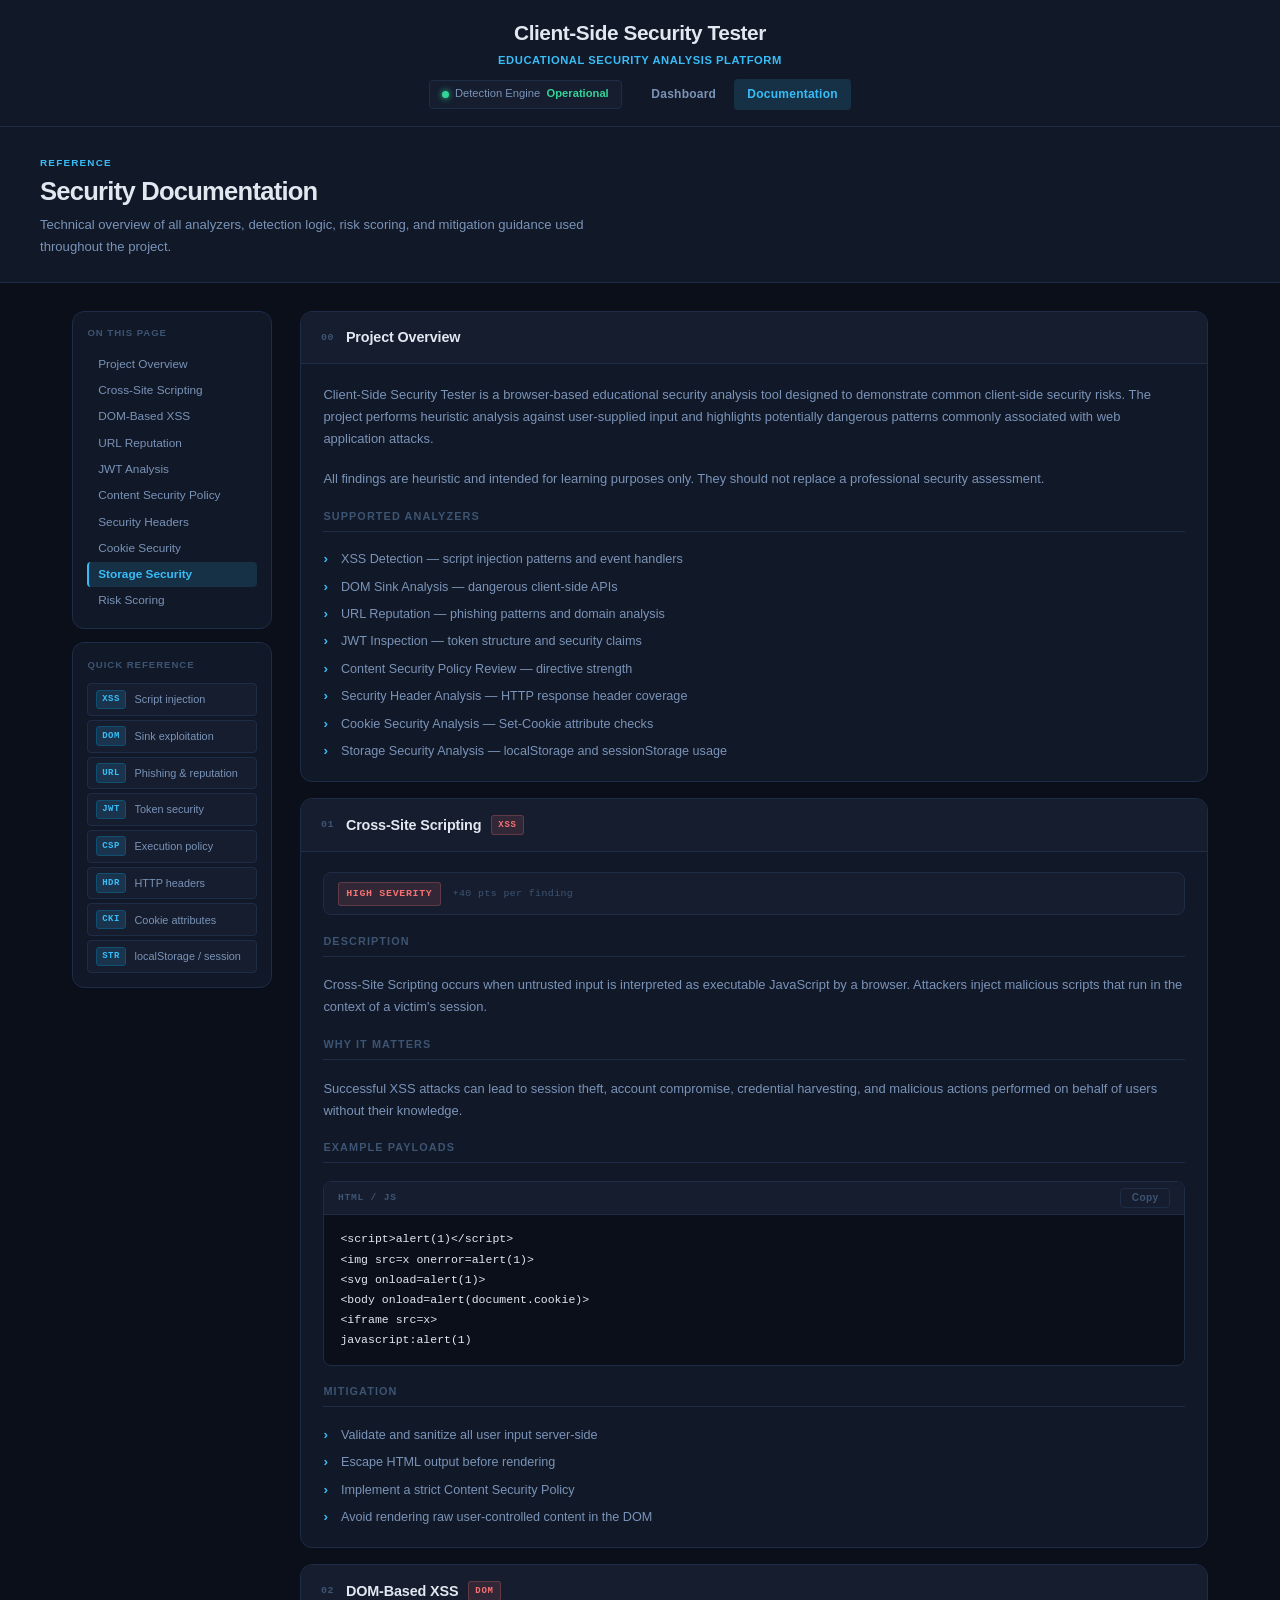
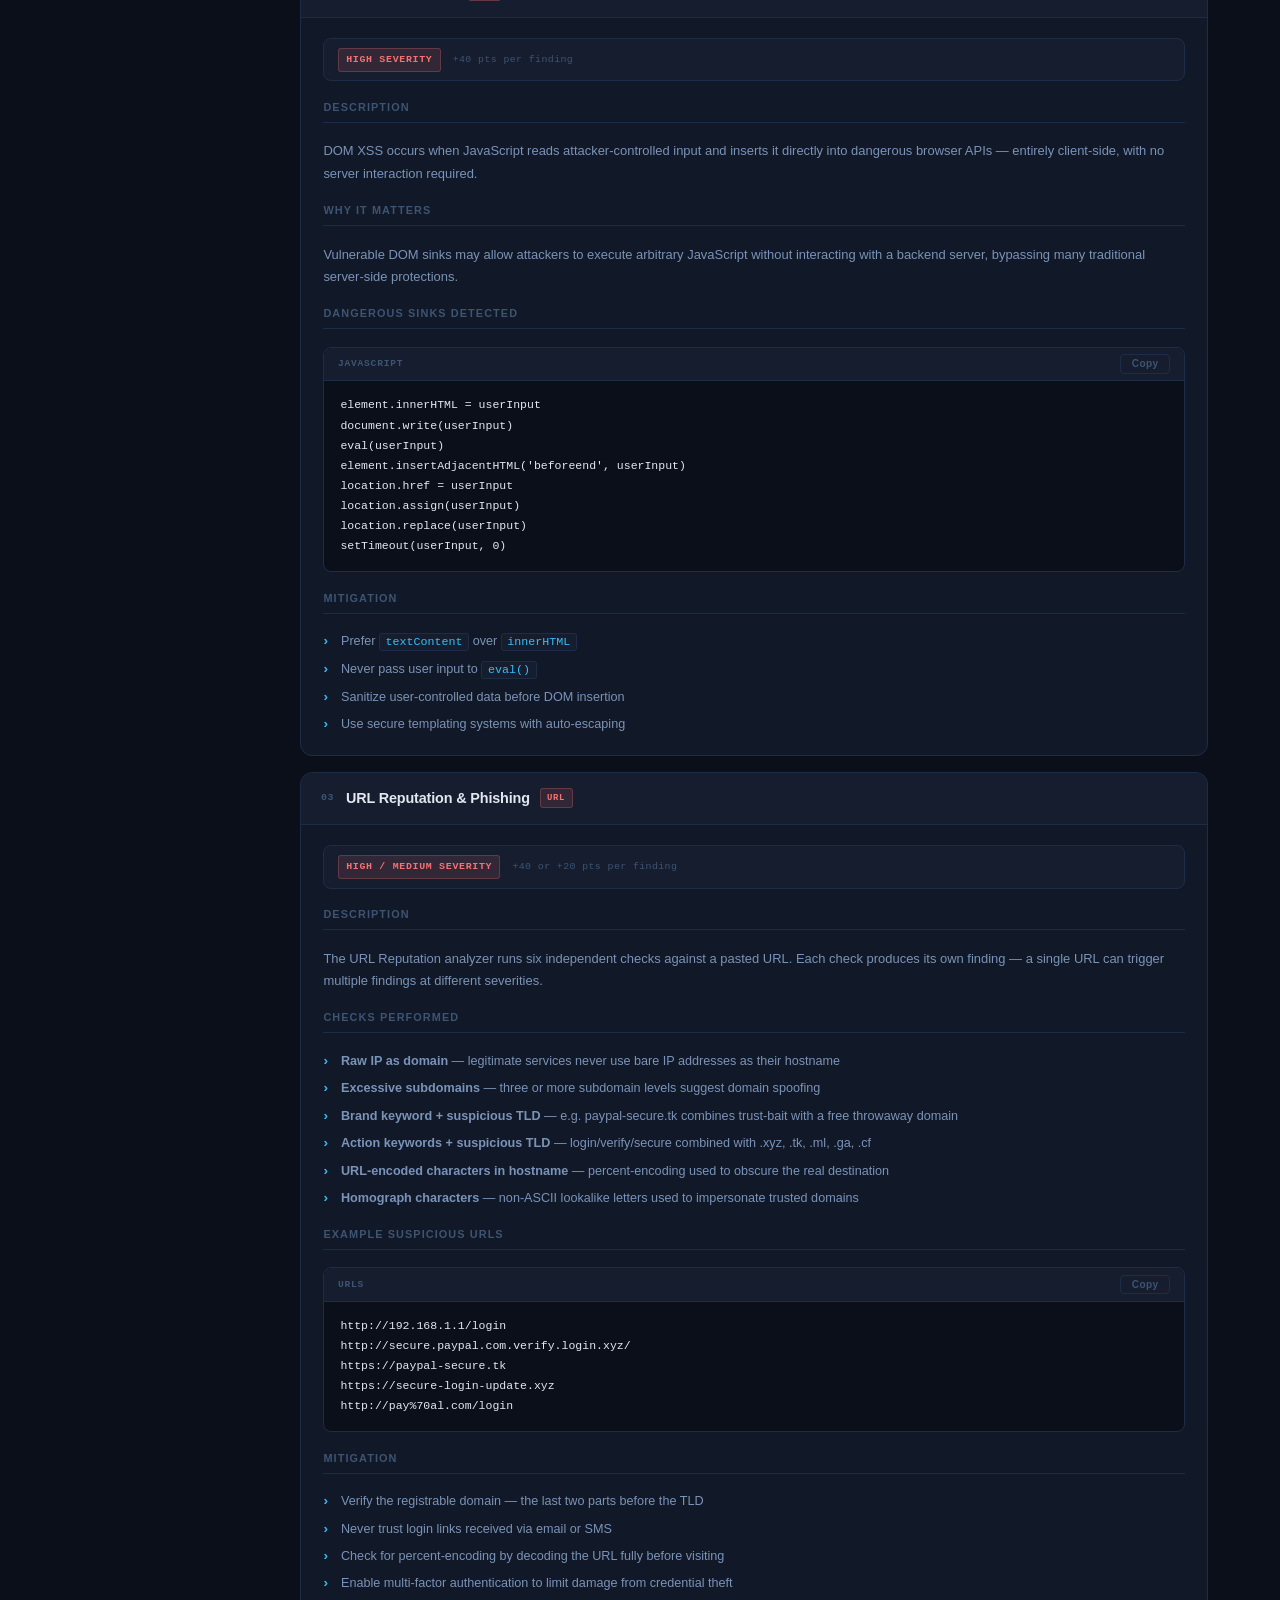
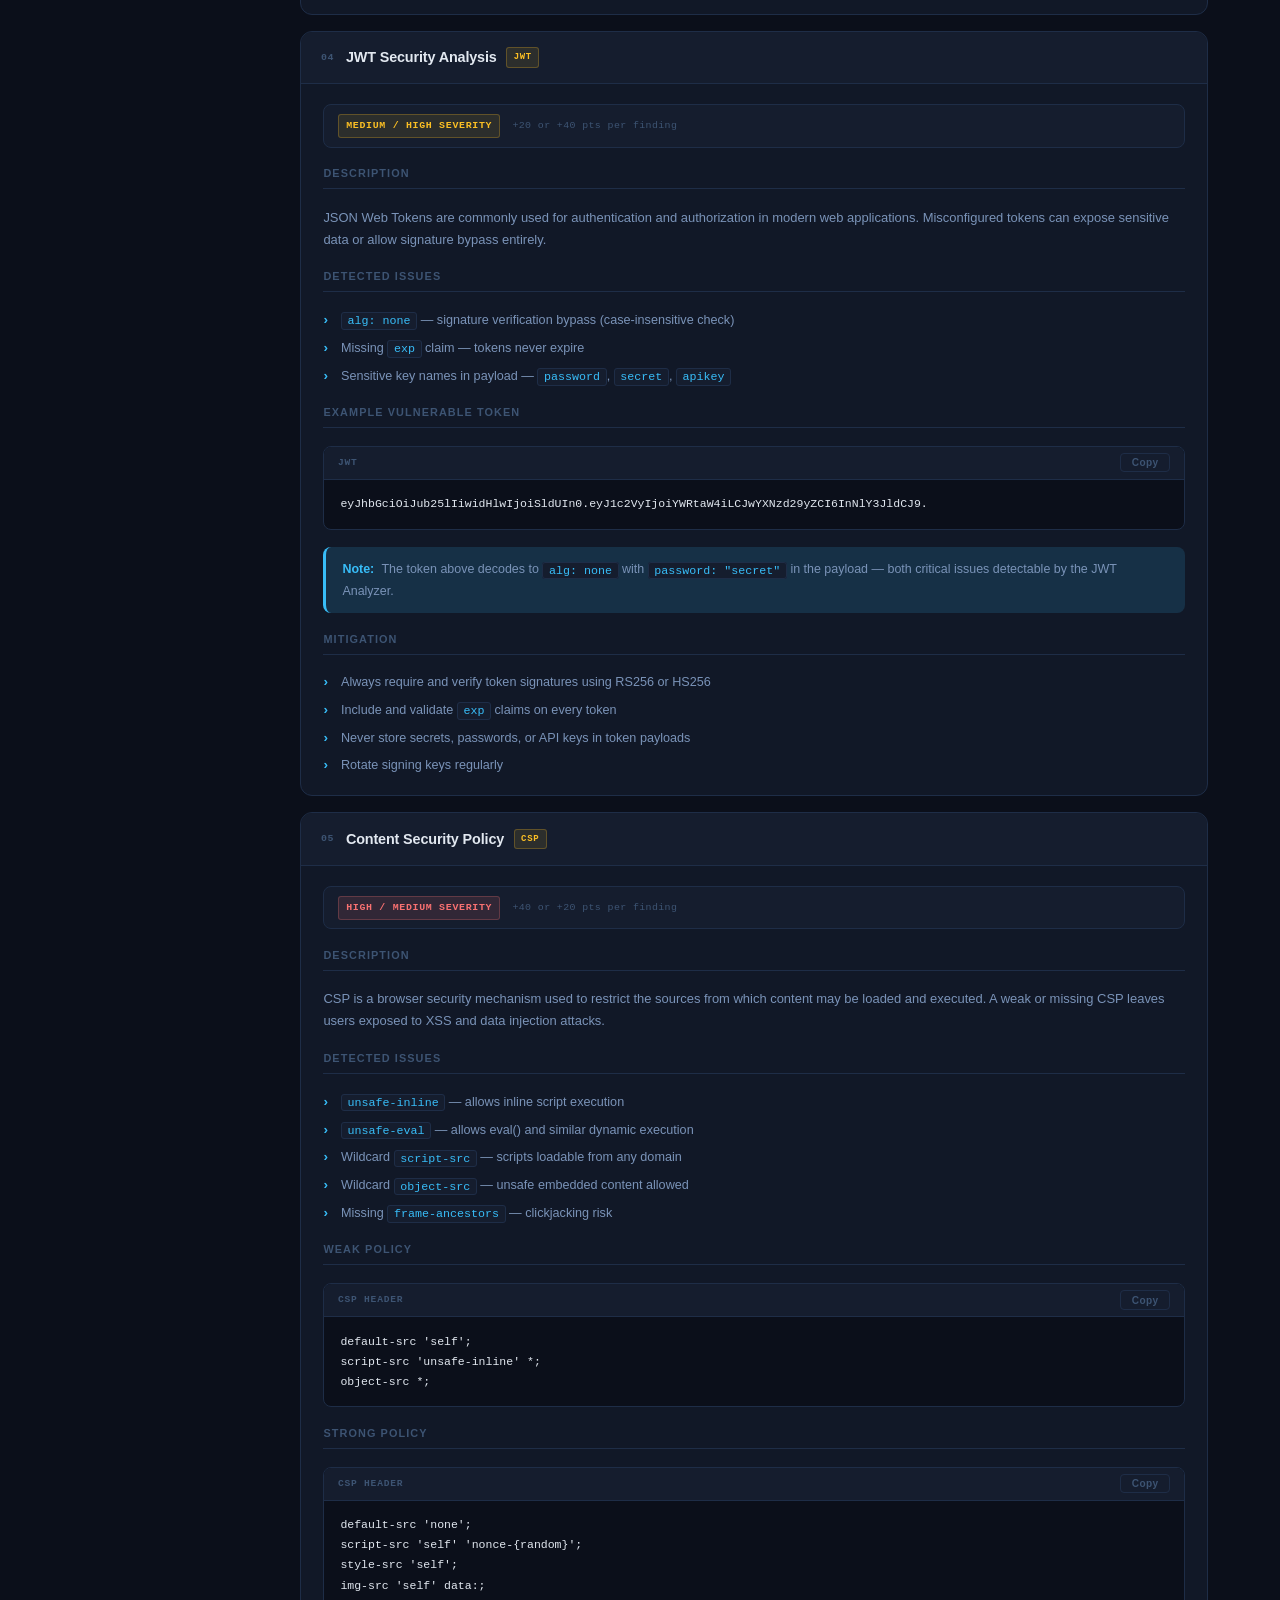
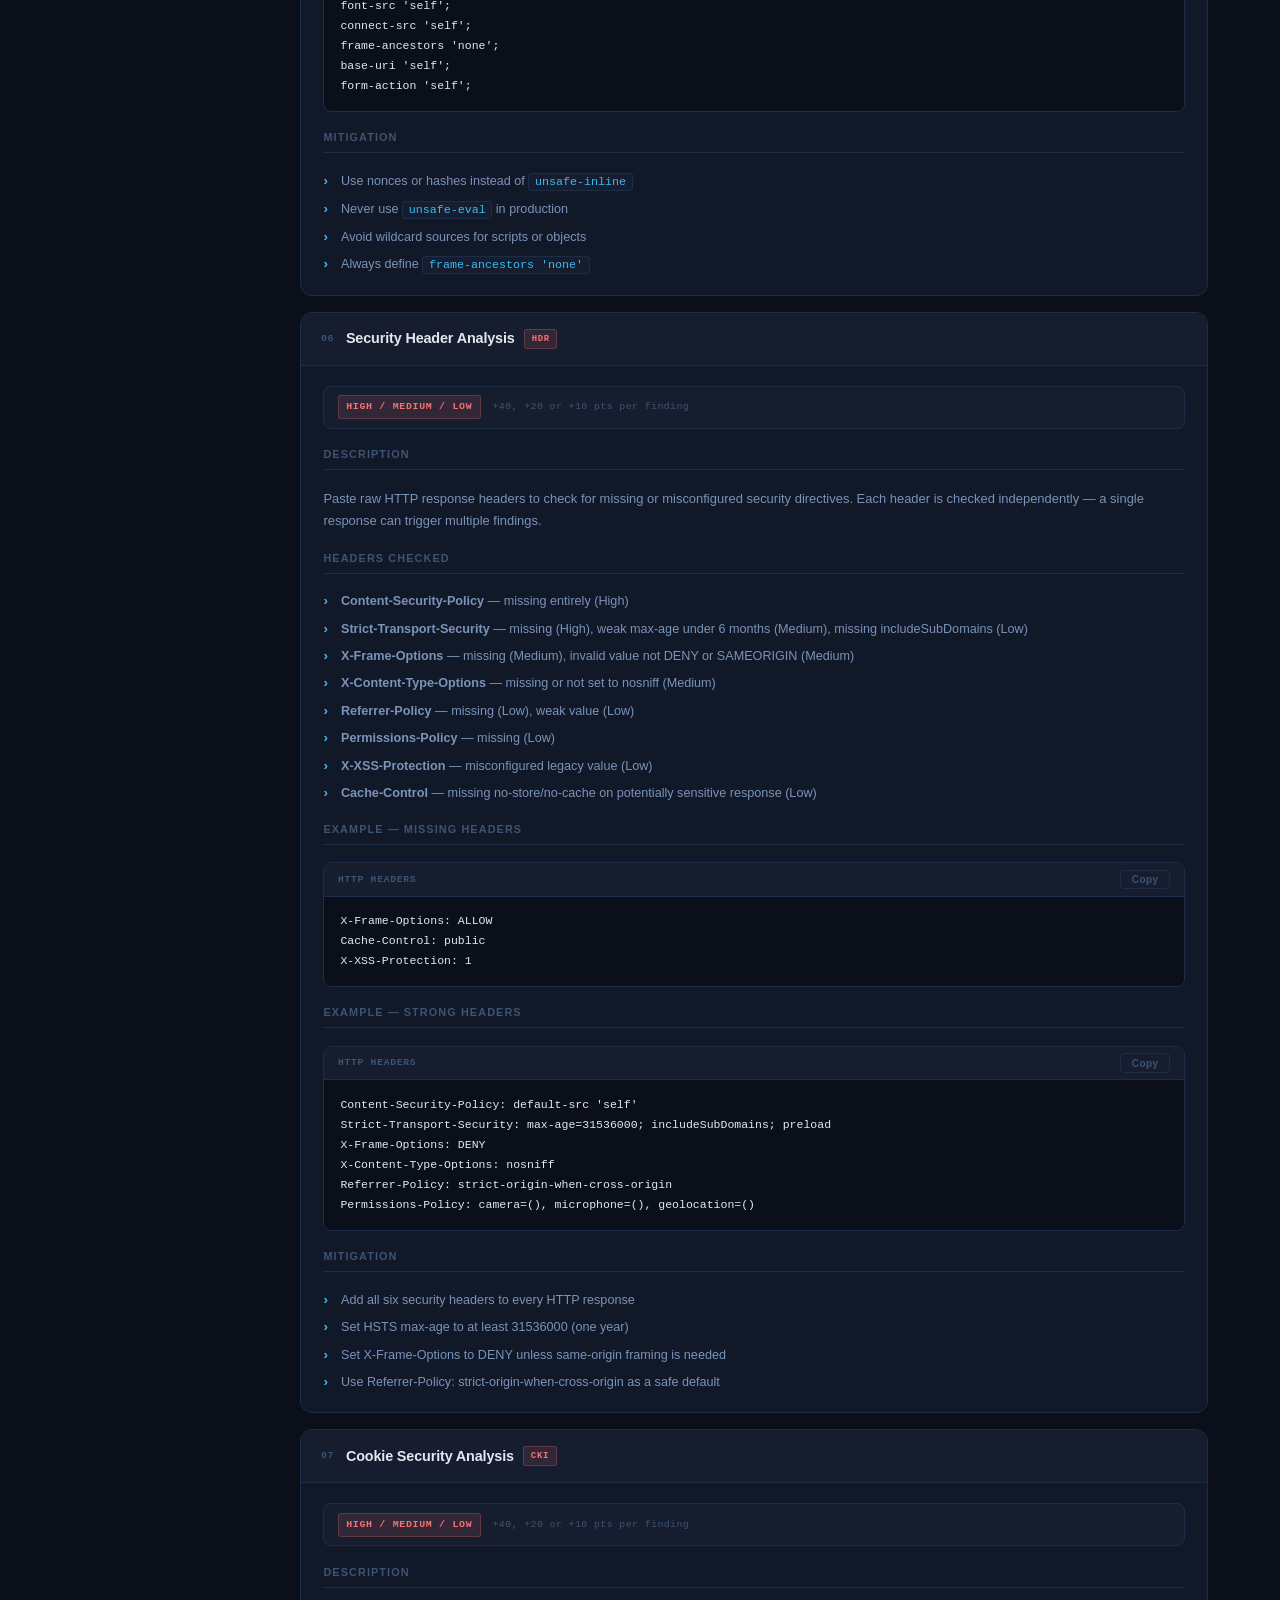
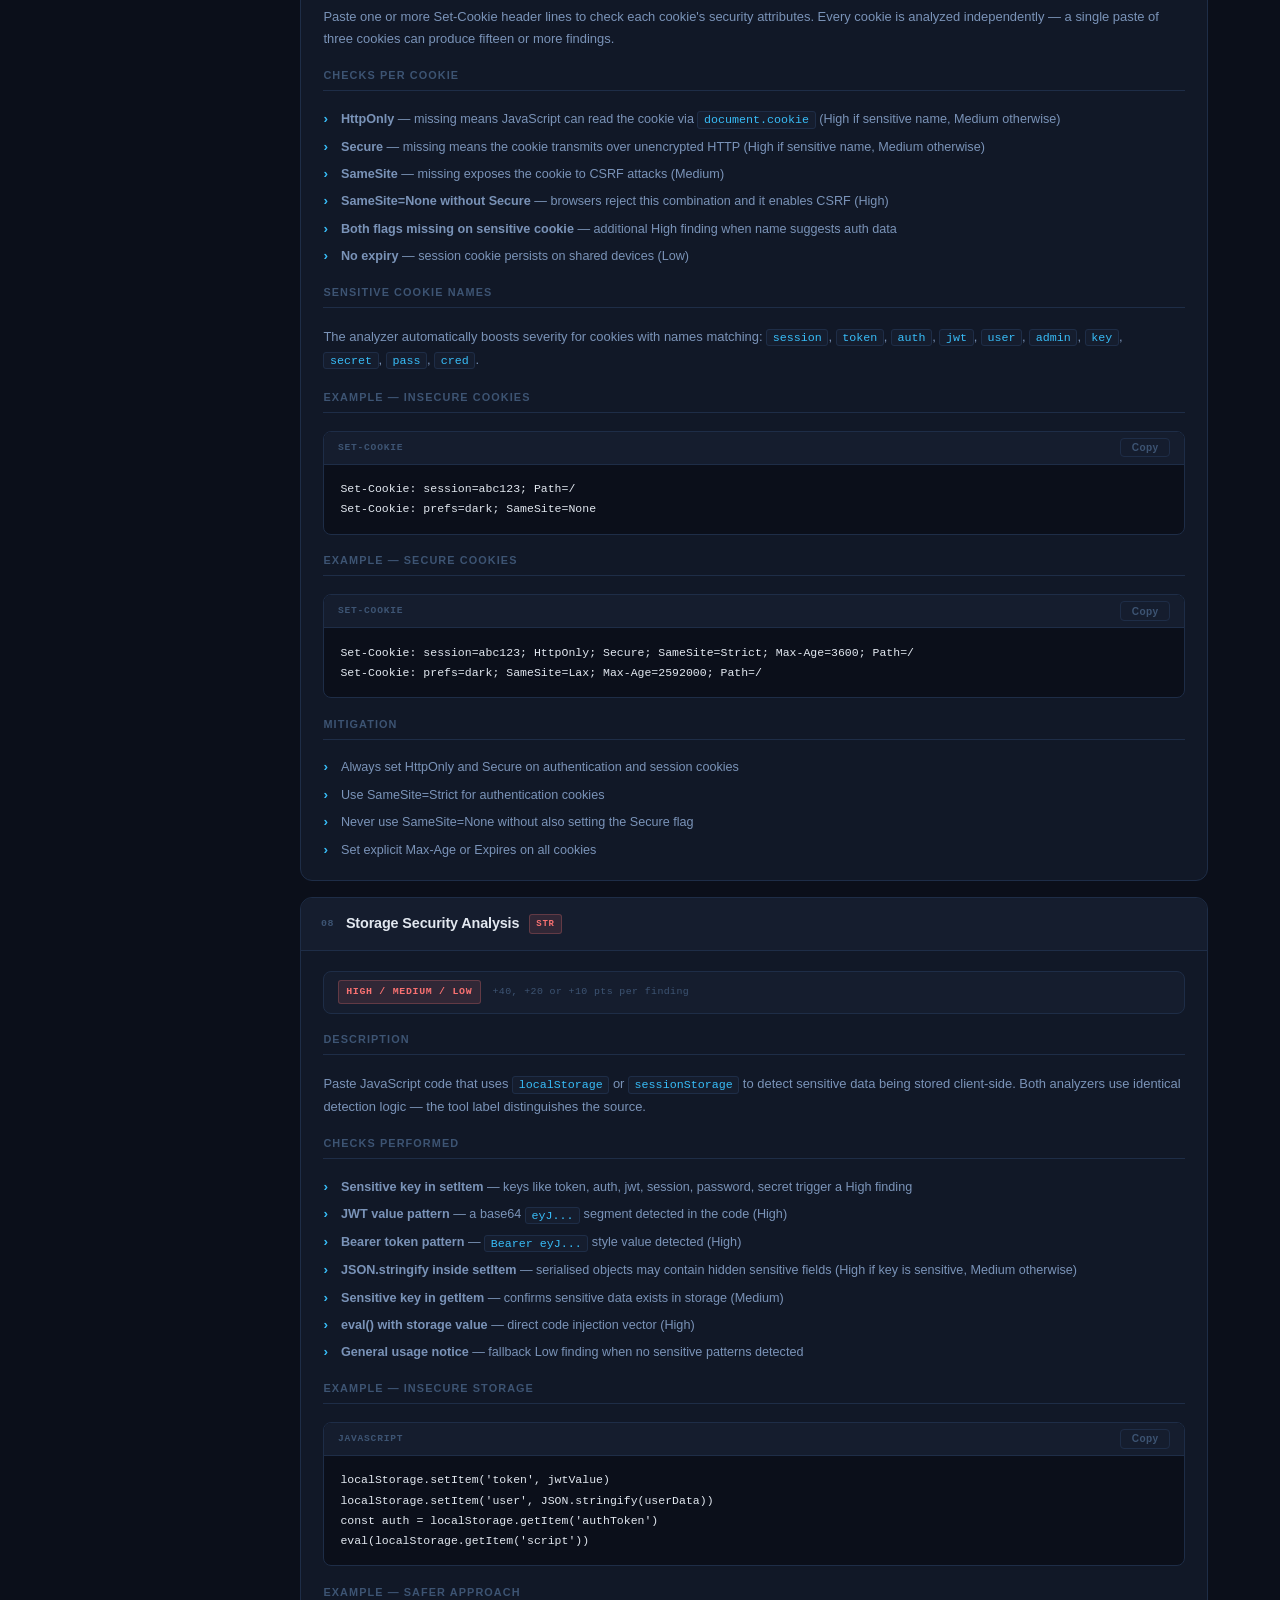
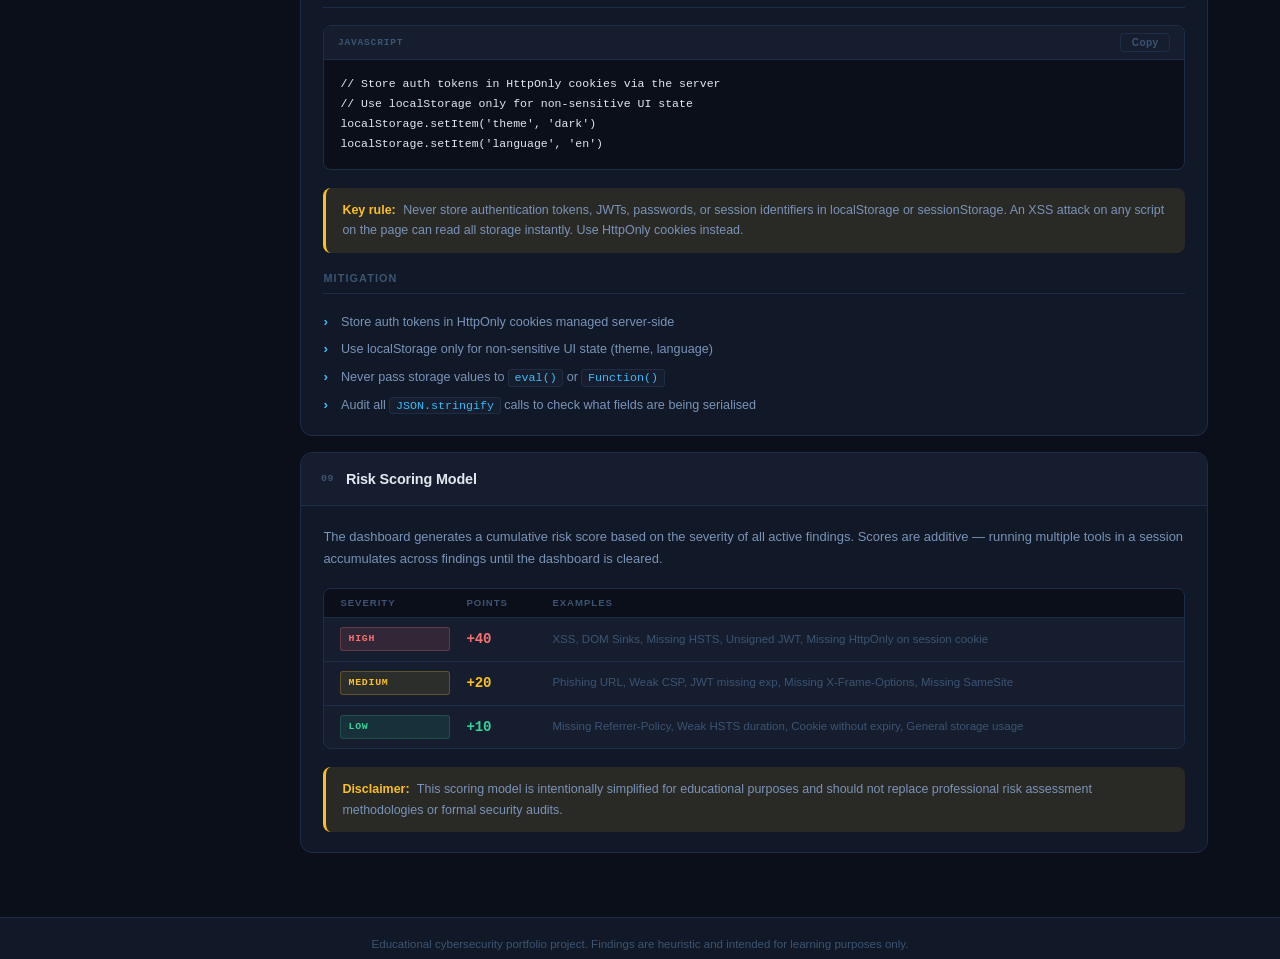
<file: security-tester/learn.html>
<!DOCTYPE html>
<html lang="en">

<head>
    <meta charset="UTF-8">
    <meta name="viewport" content="width=device-width, initial-scale=1.0">
    <title>Documentation — Client-Side Security Tester</title>
    <link rel="stylesheet" href="css/global.css">
    <link rel="stylesheet" href="css/learn.css">
</head>

<body>

    <!-- ===================================== -->
    <!-- Header                               -->
    <!-- ===================================== -->
    <header class="app-header">
        <div class="header-content">
            <div class="header-brand">
                <h1>Client-Side Security Tester</h1>
                <span class="header-tagline">Educational Security Analysis Platform</span>
            </div>
            <div class="header-right">
                <div class="platform-status">
                    <span class="status-dot"></span>
                    <span>Detection Engine</span>
                    <strong>Operational</strong>
                </div>
                <nav class="top-nav">
                    <a href="index.html" class="nav-link">Dashboard</a>
                    <a href="learn.html" class="nav-link active">Documentation</a>
                </nav>
            </div>
        </div>
    </header>

    <!-- ===================================== -->
    <!-- Page Hero                            -->
    <!-- ===================================== -->
    <div class="doc-hero">
        <div class="doc-hero-inner">
            <p class="doc-hero-label">Reference</p>
            <h2 class="doc-hero-title">Security Documentation</h2>
            <p class="doc-hero-sub">Technical overview of all analyzers, detection logic, risk scoring, and mitigation guidance used throughout the project.</p>
        </div>
    </div>

    <!-- ===================================== -->
    <!-- Main Content                         -->
    <!-- ===================================== -->
    <main class="doc-layout">

        <!-- ======================== -->
        <!-- Sidebar                  -->
        <!-- ======================== -->
        <aside class="doc-sidebar">

            <div class="toc-panel">
                <p class="toc-label">On this page</p>
                <nav class="toc-nav">
                    <a href="#overview"  class="toc-link active">Project Overview</a>
                    <a href="#xss"       class="toc-link">Cross-Site Scripting</a>
                    <a href="#dom-xss"   class="toc-link">DOM-Based XSS</a>
                    <a href="#phishing"  class="toc-link">URL Reputation</a>
                    <a href="#jwt"       class="toc-link">JWT Analysis</a>
                    <a href="#csp"       class="toc-link">Content Security Policy</a>
                    <a href="#headers"   class="toc-link">Security Headers</a>
                    <a href="#cookies"   class="toc-link">Cookie Security</a>
                    <a href="#storage"   class="toc-link">Storage Security</a>
                    <a href="#risk"      class="toc-link">Risk Scoring</a>
                </nav>
            </div>

            <div class="quick-ref-panel">
                <p class="toc-label">Quick Reference</p>
                <div class="qr-grid">
                    <a href="#xss"      class="qr-card"><span class="qr-tag">XSS</span><span class="qr-desc">Script injection</span></a>
                    <a href="#dom-xss"  class="qr-card"><span class="qr-tag">DOM</span><span class="qr-desc">Sink exploitation</span></a>
                    <a href="#phishing" class="qr-card"><span class="qr-tag">URL</span><span class="qr-desc">Phishing & reputation</span></a>
                    <a href="#jwt"      class="qr-card"><span class="qr-tag">JWT</span><span class="qr-desc">Token security</span></a>
                    <a href="#csp"      class="qr-card"><span class="qr-tag">CSP</span><span class="qr-desc">Execution policy</span></a>
                    <a href="#headers"  class="qr-card"><span class="qr-tag">HDR</span><span class="qr-desc">HTTP headers</span></a>
                    <a href="#cookies"  class="qr-card"><span class="qr-tag">CKI</span><span class="qr-desc">Cookie attributes</span></a>
                    <a href="#storage"  class="qr-card"><span class="qr-tag">STR</span><span class="qr-desc">localStorage / session</span></a>
                </div>
            </div>

        </aside>

        <!-- ======================== -->
        <!-- Doc Sections             -->
        <!-- ======================== -->
        <div class="doc-content">

            <!-- ======================== -->
            <!-- 00 — Project Overview    -->
            <!-- ======================== -->
            <section class="doc-section" id="overview">
                <div class="doc-section-header">
                    <span class="doc-section-number">00</span>
                    <h2>Project Overview</h2>
                </div>
                <div class="doc-section-body">
                    <p>Client-Side Security Tester is a browser-based educational security analysis tool designed to demonstrate common client-side security risks. The project performs heuristic analysis against user-supplied input and highlights potentially dangerous patterns commonly associated with web application attacks.</p>
                    <p>All findings are heuristic and intended for learning purposes only. They should not replace a professional security assessment.</p>

                    <h3>Supported Analyzers</h3>
                    <ul class="doc-list">
                        <li>XSS Detection — script injection patterns and event handlers</li>
                        <li>DOM Sink Analysis — dangerous client-side APIs</li>
                        <li>URL Reputation — phishing patterns and domain analysis</li>
                        <li>JWT Inspection — token structure and security claims</li>
                        <li>Content Security Policy Review — directive strength</li>
                        <li>Security Header Analysis — HTTP response header coverage</li>
                        <li>Cookie Security Analysis — Set-Cookie attribute checks</li>
                        <li>Storage Security Analysis — localStorage and sessionStorage usage</li>
                    </ul>
                </div>
            </section>

            <!-- ======================== -->
            <!-- 01 — XSS                 -->
            <!-- ======================== -->
            <section class="doc-section" id="xss">
                <div class="doc-section-header">
                    <span class="doc-section-number">01</span>
                    <h2>Cross-Site Scripting <span class="doc-tag doc-tag--high">XSS</span></h2>
                </div>
                <div class="doc-section-body">

                    <div class="doc-meta-row">
                        <span class="doc-severity doc-severity--high">High Severity</span>
                        <span class="doc-score">+40 pts per finding</span>
                    </div>

                    <h3>Description</h3>
                    <p>Cross-Site Scripting occurs when untrusted input is interpreted as executable JavaScript by a browser. Attackers inject malicious scripts that run in the context of a victim's session.</p>

                    <h3>Why It Matters</h3>
                    <p>Successful XSS attacks can lead to session theft, account compromise, credential harvesting, and malicious actions performed on behalf of users without their knowledge.</p>

                    <h3>Example Payloads</h3>
                    <div class="code-block-wrapper">
                        <div class="code-block-header">
                            <span class="code-lang">HTML / JS</span>
                            <button class="copy-btn" data-target="xss-payloads">Copy</button>
                        </div>
                        <pre class="code-block" id="xss-payloads"><code>&lt;script&gt;alert(1)&lt;/script&gt;
&lt;img src=x onerror=alert(1)&gt;
&lt;svg onload=alert(1)&gt;
&lt;body onload=alert(document.cookie)&gt;
&lt;iframe src=x&gt;
javascript:alert(1)</code></pre>
                    </div>

                    <h3>Mitigation</h3>
                    <ul class="doc-list">
                        <li>Validate and sanitize all user input server-side</li>
                        <li>Escape HTML output before rendering</li>
                        <li>Implement a strict Content Security Policy</li>
                        <li>Avoid rendering raw user-controlled content in the DOM</li>
                    </ul>
                </div>
            </section>

            <!-- ======================== -->
            <!-- 02 — DOM XSS             -->
            <!-- ======================== -->
            <section class="doc-section" id="dom-xss">
                <div class="doc-section-header">
                    <span class="doc-section-number">02</span>
                    <h2>DOM-Based XSS <span class="doc-tag doc-tag--high">DOM</span></h2>
                </div>
                <div class="doc-section-body">

                    <div class="doc-meta-row">
                        <span class="doc-severity doc-severity--high">High Severity</span>
                        <span class="doc-score">+40 pts per finding</span>
                    </div>

                    <h3>Description</h3>
                    <p>DOM XSS occurs when JavaScript reads attacker-controlled input and inserts it directly into dangerous browser APIs — entirely client-side, with no server interaction required.</p>

                    <h3>Why It Matters</h3>
                    <p>Vulnerable DOM sinks may allow attackers to execute arbitrary JavaScript without interacting with a backend server, bypassing many traditional server-side protections.</p>

                    <h3>Dangerous Sinks Detected</h3>
                    <div class="code-block-wrapper">
                        <div class="code-block-header">
                            <span class="code-lang">JavaScript</span>
                            <button class="copy-btn" data-target="dom-sinks">Copy</button>
                        </div>
                        <pre class="code-block" id="dom-sinks"><code>element.innerHTML = userInput
document.write(userInput)
eval(userInput)
element.insertAdjacentHTML('beforeend', userInput)
location.href = userInput
location.assign(userInput)
location.replace(userInput)
setTimeout(userInput, 0)</code></pre>
                    </div>

                    <h3>Mitigation</h3>
                    <ul class="doc-list">
                        <li>Prefer <code class="inline-code">textContent</code> over <code class="inline-code">innerHTML</code></li>
                        <li>Never pass user input to <code class="inline-code">eval()</code></li>
                        <li>Sanitize user-controlled data before DOM insertion</li>
                        <li>Use secure templating systems with auto-escaping</li>
                    </ul>
                </div>
            </section>

            <!-- ======================== -->
            <!-- 03 — URL Reputation      -->
            <!-- ======================== -->
            <section class="doc-section" id="phishing">
                <div class="doc-section-header">
                    <span class="doc-section-number">03</span>
                    <h2>URL Reputation &amp; Phishing <span class="doc-tag doc-tag--high">URL</span></h2>
                </div>
                <div class="doc-section-body">

                    <div class="doc-meta-row">
                        <span class="doc-severity doc-severity--high">High / Medium Severity</span>
                        <span class="doc-score">+40 or +20 pts per finding</span>
                    </div>

                    <h3>Description</h3>
                    <p>The URL Reputation analyzer runs six independent checks against a pasted URL. Each check produces its own finding — a single URL can trigger multiple findings at different severities.</p>

                    <h3>Checks Performed</h3>
                    <ul class="doc-list">
                        <li><strong>Raw IP as domain</strong> — legitimate services never use bare IP addresses as their hostname</li>
                        <li><strong>Excessive subdomains</strong> — three or more subdomain levels suggest domain spoofing</li>
                        <li><strong>Brand keyword + suspicious TLD</strong> — e.g. paypal-secure.tk combines trust-bait with a free throwaway domain</li>
                        <li><strong>Action keywords + suspicious TLD</strong> — login/verify/secure combined with .xyz, .tk, .ml, .ga, .cf</li>
                        <li><strong>URL-encoded characters in hostname</strong> — percent-encoding used to obscure the real destination</li>
                        <li><strong>Homograph characters</strong> — non-ASCII lookalike letters used to impersonate trusted domains</li>
                    </ul>

                    <h3>Example Suspicious URLs</h3>
                    <div class="code-block-wrapper">
                        <div class="code-block-header">
                            <span class="code-lang">URLs</span>
                            <button class="copy-btn" data-target="phishing-urls">Copy</button>
                        </div>
                        <pre class="code-block" id="phishing-urls"><code>http://192.168.1.1/login
http://secure.paypal.com.verify.login.xyz/
https://paypal-secure.tk
https://secure-login-update.xyz
http://pay%70al.com/login</code></pre>
                    </div>

                    <h3>Mitigation</h3>
                    <ul class="doc-list">
                        <li>Verify the registrable domain — the last two parts before the TLD</li>
                        <li>Never trust login links received via email or SMS</li>
                        <li>Check for percent-encoding by decoding the URL fully before visiting</li>
                        <li>Enable multi-factor authentication to limit damage from credential theft</li>
                    </ul>
                </div>
            </section>

            <!-- ======================== -->
            <!-- 04 — JWT                 -->
            <!-- ======================== -->
            <section class="doc-section" id="jwt">
                <div class="doc-section-header">
                    <span class="doc-section-number">04</span>
                    <h2>JWT Security Analysis <span class="doc-tag doc-tag--medium">JWT</span></h2>
                </div>
                <div class="doc-section-body">

                    <div class="doc-meta-row">
                        <span class="doc-severity doc-severity--medium">Medium / High Severity</span>
                        <span class="doc-score">+20 or +40 pts per finding</span>
                    </div>

                    <h3>Description</h3>
                    <p>JSON Web Tokens are commonly used for authentication and authorization in modern web applications. Misconfigured tokens can expose sensitive data or allow signature bypass entirely.</p>

                    <h3>Detected Issues</h3>
                    <ul class="doc-list">
                        <li><code class="inline-code">alg: none</code> — signature verification bypass (case-insensitive check)</li>
                        <li>Missing <code class="inline-code">exp</code> claim — tokens never expire</li>
                        <li>Sensitive key names in payload — <code class="inline-code">password</code>, <code class="inline-code">secret</code>, <code class="inline-code">apikey</code></li>
                    </ul>

                    <h3>Example Vulnerable Token</h3>
                    <div class="code-block-wrapper">
                        <div class="code-block-header">
                            <span class="code-lang">JWT</span>
                            <button class="copy-btn" data-target="jwt-token">Copy</button>
                        </div>
                        <pre class="code-block" id="jwt-token"><code>eyJhbGciOiJub25lIiwidHlwIjoiSldUIn0.eyJ1c2VyIjoiYWRtaW4iLCJwYXNzd29yZCI6InNlY3JldCJ9.</code></pre>
                    </div>

                    <div class="doc-callout doc-callout--info">
                        <strong>Note:</strong> The token above decodes to <code class="inline-code">alg: none</code> with <code class="inline-code">password: "secret"</code> in the payload — both critical issues detectable by the JWT Analyzer.
                    </div>

                    <h3>Mitigation</h3>
                    <ul class="doc-list">
                        <li>Always require and verify token signatures using RS256 or HS256</li>
                        <li>Include and validate <code class="inline-code">exp</code> claims on every token</li>
                        <li>Never store secrets, passwords, or API keys in token payloads</li>
                        <li>Rotate signing keys regularly</li>
                    </ul>
                </div>
            </section>

            <!-- ======================== -->
            <!-- 05 — CSP                 -->
            <!-- ======================== -->
            <section class="doc-section" id="csp">
                <div class="doc-section-header">
                    <span class="doc-section-number">05</span>
                    <h2>Content Security Policy <span class="doc-tag doc-tag--medium">CSP</span></h2>
                </div>
                <div class="doc-section-body">

                    <div class="doc-meta-row">
                        <span class="doc-severity doc-severity--high">High / Medium Severity</span>
                        <span class="doc-score">+40 or +20 pts per finding</span>
                    </div>

                    <h3>Description</h3>
                    <p>CSP is a browser security mechanism used to restrict the sources from which content may be loaded and executed. A weak or missing CSP leaves users exposed to XSS and data injection attacks.</p>

                    <h3>Detected Issues</h3>
                    <ul class="doc-list">
                        <li><code class="inline-code">unsafe-inline</code> — allows inline script execution</li>
                        <li><code class="inline-code">unsafe-eval</code> — allows eval() and similar dynamic execution</li>
                        <li>Wildcard <code class="inline-code">script-src</code> — scripts loadable from any domain</li>
                        <li>Wildcard <code class="inline-code">object-src</code> — unsafe embedded content allowed</li>
                        <li>Missing <code class="inline-code">frame-ancestors</code> — clickjacking risk</li>
                    </ul>

                    <h3>Weak Policy</h3>
                    <div class="code-block-wrapper">
                        <div class="code-block-header">
                            <span class="code-lang">CSP Header</span>
                            <button class="copy-btn" data-target="csp-weak">Copy</button>
                        </div>
                        <pre class="code-block" id="csp-weak"><code>default-src 'self';
script-src 'unsafe-inline' *;
object-src *;</code></pre>
                    </div>

                    <h3>Strong Policy</h3>
                    <div class="code-block-wrapper">
                        <div class="code-block-header">
                            <span class="code-lang">CSP Header</span>
                            <button class="copy-btn" data-target="csp-strong">Copy</button>
                        </div>
                        <pre class="code-block" id="csp-strong"><code>default-src 'none';
script-src 'self' 'nonce-{random}';
style-src 'self';
img-src 'self' data:;
font-src 'self';
connect-src 'self';
frame-ancestors 'none';
base-uri 'self';
form-action 'self';</code></pre>
                    </div>

                    <h3>Mitigation</h3>
                    <ul class="doc-list">
                        <li>Use nonces or hashes instead of <code class="inline-code">unsafe-inline</code></li>
                        <li>Never use <code class="inline-code">unsafe-eval</code> in production</li>
                        <li>Avoid wildcard sources for scripts or objects</li>
                        <li>Always define <code class="inline-code">frame-ancestors 'none'</code></li>
                    </ul>
                </div>
            </section>

            <!-- ======================== -->
            <!-- 06 — Security Headers    -->
            <!-- ======================== -->
            <section class="doc-section" id="headers">
                <div class="doc-section-header">
                    <span class="doc-section-number">06</span>
                    <h2>Security Header Analysis <span class="doc-tag doc-tag--high">HDR</span></h2>
                </div>
                <div class="doc-section-body">

                    <div class="doc-meta-row">
                        <span class="doc-severity doc-severity--high">High / Medium / Low</span>
                        <span class="doc-score">+40, +20 or +10 pts per finding</span>
                    </div>

                    <h3>Description</h3>
                    <p>Paste raw HTTP response headers to check for missing or misconfigured security directives. Each header is checked independently — a single response can trigger multiple findings.</p>

                    <h3>Headers Checked</h3>
                    <ul class="doc-list">
                        <li><strong>Content-Security-Policy</strong> — missing entirely (High)</li>
                        <li><strong>Strict-Transport-Security</strong> — missing (High), weak max-age under 6 months (Medium), missing includeSubDomains (Low)</li>
                        <li><strong>X-Frame-Options</strong> — missing (Medium), invalid value not DENY or SAMEORIGIN (Medium)</li>
                        <li><strong>X-Content-Type-Options</strong> — missing or not set to nosniff (Medium)</li>
                        <li><strong>Referrer-Policy</strong> — missing (Low), weak value (Low)</li>
                        <li><strong>Permissions-Policy</strong> — missing (Low)</li>
                        <li><strong>X-XSS-Protection</strong> — misconfigured legacy value (Low)</li>
                        <li><strong>Cache-Control</strong> — missing no-store/no-cache on potentially sensitive response (Low)</li>
                    </ul>

                    <h3>Example — Missing Headers</h3>
                    <div class="code-block-wrapper">
                        <div class="code-block-header">
                            <span class="code-lang">HTTP Headers</span>
                            <button class="copy-btn" data-target="headers-weak">Copy</button>
                        </div>
                        <pre class="code-block" id="headers-weak"><code>X-Frame-Options: ALLOW
Cache-Control: public
X-XSS-Protection: 1</code></pre>
                    </div>

                    <h3>Example — Strong Headers</h3>
                    <div class="code-block-wrapper">
                        <div class="code-block-header">
                            <span class="code-lang">HTTP Headers</span>
                            <button class="copy-btn" data-target="headers-strong">Copy</button>
                        </div>
                        <pre class="code-block" id="headers-strong"><code>Content-Security-Policy: default-src 'self'
Strict-Transport-Security: max-age=31536000; includeSubDomains; preload
X-Frame-Options: DENY
X-Content-Type-Options: nosniff
Referrer-Policy: strict-origin-when-cross-origin
Permissions-Policy: camera=(), microphone=(), geolocation=()</code></pre>
                    </div>

                    <h3>Mitigation</h3>
                    <ul class="doc-list">
                        <li>Add all six security headers to every HTTP response</li>
                        <li>Set HSTS max-age to at least 31536000 (one year)</li>
                        <li>Set X-Frame-Options to DENY unless same-origin framing is needed</li>
                        <li>Use Referrer-Policy: strict-origin-when-cross-origin as a safe default</li>
                    </ul>
                </div>
            </section>

            <!-- ======================== -->
            <!-- 07 — Cookie Security     -->
            <!-- ======================== -->
            <section class="doc-section" id="cookies">
                <div class="doc-section-header">
                    <span class="doc-section-number">07</span>
                    <h2>Cookie Security Analysis <span class="doc-tag doc-tag--high">CKI</span></h2>
                </div>
                <div class="doc-section-body">

                    <div class="doc-meta-row">
                        <span class="doc-severity doc-severity--high">High / Medium / Low</span>
                        <span class="doc-score">+40, +20 or +10 pts per finding</span>
                    </div>

                    <h3>Description</h3>
                    <p>Paste one or more Set-Cookie header lines to check each cookie's security attributes. Every cookie is analyzed independently — a single paste of three cookies can produce fifteen or more findings.</p>

                    <h3>Checks Per Cookie</h3>
                    <ul class="doc-list">
                        <li><strong>HttpOnly</strong> — missing means JavaScript can read the cookie via <code class="inline-code">document.cookie</code> (High if sensitive name, Medium otherwise)</li>
                        <li><strong>Secure</strong> — missing means the cookie transmits over unencrypted HTTP (High if sensitive name, Medium otherwise)</li>
                        <li><strong>SameSite</strong> — missing exposes the cookie to CSRF attacks (Medium)</li>
                        <li><strong>SameSite=None without Secure</strong> — browsers reject this combination and it enables CSRF (High)</li>
                        <li><strong>Both flags missing on sensitive cookie</strong> — additional High finding when name suggests auth data</li>
                        <li><strong>No expiry</strong> — session cookie persists on shared devices (Low)</li>
                    </ul>

                    <h3>Sensitive Cookie Names</h3>
                    <p>The analyzer automatically boosts severity for cookies with names matching: <code class="inline-code">session</code>, <code class="inline-code">token</code>, <code class="inline-code">auth</code>, <code class="inline-code">jwt</code>, <code class="inline-code">user</code>, <code class="inline-code">admin</code>, <code class="inline-code">key</code>, <code class="inline-code">secret</code>, <code class="inline-code">pass</code>, <code class="inline-code">cred</code>.</p>

                    <h3>Example — Insecure Cookies</h3>
                    <div class="code-block-wrapper">
                        <div class="code-block-header">
                            <span class="code-lang">Set-Cookie</span>
                            <button class="copy-btn" data-target="cookies-weak">Copy</button>
                        </div>
                        <pre class="code-block" id="cookies-weak"><code>Set-Cookie: session=abc123; Path=/
Set-Cookie: prefs=dark; SameSite=None</code></pre>
                    </div>

                    <h3>Example — Secure Cookies</h3>
                    <div class="code-block-wrapper">
                        <div class="code-block-header">
                            <span class="code-lang">Set-Cookie</span>
                            <button class="copy-btn" data-target="cookies-strong">Copy</button>
                        </div>
                        <pre class="code-block" id="cookies-strong"><code>Set-Cookie: session=abc123; HttpOnly; Secure; SameSite=Strict; Max-Age=3600; Path=/
Set-Cookie: prefs=dark; SameSite=Lax; Max-Age=2592000; Path=/</code></pre>
                    </div>

                    <h3>Mitigation</h3>
                    <ul class="doc-list">
                        <li>Always set HttpOnly and Secure on authentication and session cookies</li>
                        <li>Use SameSite=Strict for authentication cookies</li>
                        <li>Never use SameSite=None without also setting the Secure flag</li>
                        <li>Set explicit Max-Age or Expires on all cookies</li>
                    </ul>
                </div>
            </section>

            <!-- ======================== -->
            <!-- 08 — Storage Security    -->
            <!-- ======================== -->
            <section class="doc-section" id="storage">
                <div class="doc-section-header">
                    <span class="doc-section-number">08</span>
                    <h2>Storage Security Analysis <span class="doc-tag doc-tag--high">STR</span></h2>
                </div>
                <div class="doc-section-body">

                    <div class="doc-meta-row">
                        <span class="doc-severity doc-severity--high">High / Medium / Low</span>
                        <span class="doc-score">+40, +20 or +10 pts per finding</span>
                    </div>

                    <h3>Description</h3>
                    <p>Paste JavaScript code that uses <code class="inline-code">localStorage</code> or <code class="inline-code">sessionStorage</code> to detect sensitive data being stored client-side. Both analyzers use identical detection logic — the tool label distinguishes the source.</p>

                    <h3>Checks Performed</h3>
                    <ul class="doc-list">
                        <li><strong>Sensitive key in setItem</strong> — keys like token, auth, jwt, session, password, secret trigger a High finding</li>
                        <li><strong>JWT value pattern</strong> — a base64 <code class="inline-code">eyJ...</code> segment detected in the code (High)</li>
                        <li><strong>Bearer token pattern</strong> — <code class="inline-code">Bearer eyJ...</code> style value detected (High)</li>
                        <li><strong>JSON.stringify inside setItem</strong> — serialised objects may contain hidden sensitive fields (High if key is sensitive, Medium otherwise)</li>
                        <li><strong>Sensitive key in getItem</strong> — confirms sensitive data exists in storage (Medium)</li>
                        <li><strong>eval() with storage value</strong> — direct code injection vector (High)</li>
                        <li><strong>General usage notice</strong> — fallback Low finding when no sensitive patterns detected</li>
                    </ul>

                    <h3>Example — Insecure Storage</h3>
                    <div class="code-block-wrapper">
                        <div class="code-block-header">
                            <span class="code-lang">JavaScript</span>
                            <button class="copy-btn" data-target="storage-weak">Copy</button>
                        </div>
                        <pre class="code-block" id="storage-weak"><code>localStorage.setItem('token', jwtValue)
localStorage.setItem('user', JSON.stringify(userData))
const auth = localStorage.getItem('authToken')
eval(localStorage.getItem('script'))</code></pre>
                    </div>

                    <h3>Example — Safer Approach</h3>
                    <div class="code-block-wrapper">
                        <div class="code-block-header">
                            <span class="code-lang">JavaScript</span>
                            <button class="copy-btn" data-target="storage-better">Copy</button>
                        </div>
                        <pre class="code-block" id="storage-better"><code>// Store auth tokens in HttpOnly cookies via the server
// Use localStorage only for non-sensitive UI state
localStorage.setItem('theme', 'dark')
localStorage.setItem('language', 'en')</code></pre>
                    </div>

                    <div class="doc-callout doc-callout--warning">
                        <strong>Key rule:</strong> Never store authentication tokens, JWTs, passwords, or session identifiers in localStorage or sessionStorage. An XSS attack on any script on the page can read all storage instantly. Use HttpOnly cookies instead.
                    </div>

                    <h3>Mitigation</h3>
                    <ul class="doc-list">
                        <li>Store auth tokens in HttpOnly cookies managed server-side</li>
                        <li>Use localStorage only for non-sensitive UI state (theme, language)</li>
                        <li>Never pass storage values to <code class="inline-code">eval()</code> or <code class="inline-code">Function()</code></li>
                        <li>Audit all <code class="inline-code">JSON.stringify</code> calls to check what fields are being serialised</li>
                    </ul>
                </div>
            </section>

            <!-- ======================== -->
            <!-- 09 — Risk Scoring        -->
            <!-- ======================== -->
            <section class="doc-section" id="risk">
                <div class="doc-section-header">
                    <span class="doc-section-number">09</span>
                    <h2>Risk Scoring Model</h2>
                </div>
                <div class="doc-section-body">
                    <p>The dashboard generates a cumulative risk score based on the severity of all active findings. Scores are additive — running multiple tools in a session accumulates across findings until the dashboard is cleared.</p>

                    <div class="risk-table">
                        <div class="risk-row risk-row--header">
                            <span>Severity</span>
                            <span>Points</span>
                            <span>Examples</span>
                        </div>
                        <div class="risk-row">
                            <span class="doc-severity doc-severity--high">High</span>
                            <span class="risk-points risk-points--high">+40</span>
                            <span class="risk-example">XSS, DOM Sinks, Missing HSTS, Unsigned JWT, Missing HttpOnly on session cookie</span>
                        </div>
                        <div class="risk-row">
                            <span class="doc-severity doc-severity--medium">Medium</span>
                            <span class="risk-points risk-points--medium">+20</span>
                            <span class="risk-example">Phishing URL, Weak CSP, JWT missing exp, Missing X-Frame-Options, Missing SameSite</span>
                        </div>
                        <div class="risk-row">
                            <span class="doc-severity doc-severity--low">Low</span>
                            <span class="risk-points risk-points--low">+10</span>
                            <span class="risk-example">Missing Referrer-Policy, Weak HSTS duration, Cookie without expiry, General storage usage</span>
                        </div>
                    </div>

                    <div class="doc-callout doc-callout--warning">
                        <strong>Disclaimer:</strong> This scoring model is intentionally simplified for educational purposes and should not replace professional risk assessment methodologies or formal security audits.
                    </div>
                </div>
            </section>

        </div><!-- /.doc-content -->

    </main>

    <!-- ===================================== -->
    <!-- Footer                               -->
    <!-- ===================================== -->
    <footer class="app-footer">
        <div class="footer-content">
            <p>Educational cybersecurity portfolio project. Findings are heuristic and intended for learning purposes only.</p>
        </div>
    </footer>

    <script src="js/learn.js" defer></script>

</body>
</html>
</file>
<file: css/style.css>
:root{
    --bg:#0b1020;
    --panel:#111827;
    --border:#1f2937;
    --text:#e5e7eb;
    --muted:#9ca3af;
    --accent:#38bdf8;
}

*{
    margin:0;
    padding:0;
    box-sizing:border-box;
}

body{
    font-family:system-ui,sans-serif;
    background:var(--bg);
    color:var(--text);
    min-height:100vh;
}

.hero{
    text-align:center;
    padding:5rem 1rem;
}

.hero h1{
    font-size:3rem;
    margin-bottom:1rem;
}

.hero p{
    color:var(--muted);
}

.container{
    width:min(1200px,90%);
    margin:auto;
}

.project-grid{
    display:grid;
    grid-template-columns:repeat(auto-fit,minmax(320px,1fr));
    gap:1.5rem;
    padding-bottom:4rem;
}

.card{
    background:var(--panel);
    border:1px solid var(--border);
    border-radius:16px;
    padding:1.5rem;
    transition:.25s;
}

.card:hover{
    transform:translateY(-6px);
    border-color:var(--accent);
}

.card h2{
    margin:1rem 0;
}

.card p{
    color:var(--muted);
    line-height:1.6;
}

.badge{
    display:inline-block;
    padding:.3rem .7rem;
    border-radius:999px;
    font-size:.8rem;
    font-weight:700;
}

.active{
    background:#083344;
    color:#67e8f9;
}

.actions{
    display:flex;
    gap:.75rem;
    margin-top:1.5rem;
}

.btn{
    text-decoration:none;
    padding:.75rem 1rem;
    border-radius:10px;
    font-weight:600;
}

.primary{
    background:var(--accent);
    color:#000;
}

.secondary{
    border:1px solid var(--border);
    color:var(--text);
}
</file>
<file: auth-lab/css/style.css>
/* =========================================================
   GLOBAL LAYOUT
========================================================= */
body {
    font-family: Arial, sans-serif;
    margin: 0;
    padding: 40px 20px;
    background-color: #0f172a;
    color: #e2e8f0;
    overflow-x: hidden;
    line-height: 1.6;
}

/* =========================================================
   PAGE CONTAINER
========================================================= */
.page-container {
    width: min(1100px, 92%);
    margin: 40px auto;
}

/* =========================================================
   SECTION SPACING
========================================================= */
.lab-section {
    margin-bottom: 24px;
}

/* =========================================================
   REUSABLE CARD SYSTEM
========================================================= */

.security-card {
    background: #111827;
    border: 1px solid #1f2937;
    border-radius: 14px;
    padding: 24px;
    margin-bottom: 24px;
    box-shadow:
        0 4px 10px rgba(0, 0, 0, 0.25);
    transition:
        transform 0.2s ease,
        border-color 0.2s ease,
        box-shadow 0.2s ease;
}

.security-card:hover {
    transform: translateY(-2px);
    border-color: #374151;
    box-shadow:
        0 10px 25px rgba(0, 0, 0, 0.35);
}

/* =========================================================
   EXPLOIT PANELS
========================================================= */

.exploit-box {
    border-left: 4px solid #ef4444;
    background:
        rgba(239, 68, 68, 0.08);
}

.exploit-impact {
    border-left: 4px solid #f59e0b;
    background:
        rgba(245, 158, 11, 0.08);
}

/* =========================================================
   TYPOGRAPHY
========================================================= */

h1 {
    font-size: 2rem;
    margin-bottom: 12px;
    color: #f8fafc;
}

h2 {
    font-size: 1.3rem;
    margin-bottom: 16px;
    color: #f1f5f9;
}

h3 {
    font-size: 1rem;
    margin-bottom: 10px;
    color: #e2e8f0;
}

p {
    color: #cbd5e1;
}

/* =========================================================
   CONTENT SPACING
========================================================= */

.lab-section p {
    margin-bottom: 14px;
}

.lab-section h3 {
    margin-top: 28px;
}

/* =========================================================
   SECTION HEADER
========================================================= */
.section-header {
    display: flex;
    align-items: center;
    justify-content: space-between;
    gap: 12px;
    margin-bottom: 16px;
}

.section-header h2 {
    margin: 0;
}

/* =========================================================
   LIST STYLING
========================================================= */

ul,
ol {
    padding-left: 22px;
    margin-top: 12px;
}

li {
    margin-bottom: 10px;
    color: #cbd5e1;
}

/* =========================================================
   FORM SYSTEM
========================================================= */
.auth-form {
    display: flex;
    flex-direction: column;
    gap: 18px;
    margin-top: 20px;
}

/* =========================================================
   FORM GROUP
========================================================= */
.form-group {
    display: flex;
    flex-direction: column;
    gap: 8px;
}

.form-group label {
    font-size: 0.92rem;
    font-weight: 600;
    color: #cbd5e1;
}

/* =========================================================
   INPUTS
========================================================= */
.form-group input {
    width: 100%;
    padding: 12px 14px;
    border-radius: 10px;
    border: 1px solid #334155;
    background: #0f172a;
    color: #e2e8f0;
    font-size: 0.95rem;
    box-sizing: border-box;
    transition:
        border-color 0.2s ease,
        box-shadow 0.2s ease;
}

.form-group input:focus {
    outline: none;
    border-color: #3b82f6;
    box-shadow:
        0 0 0 3px rgba(59, 130, 246, 0.2);
}

.form-group input::placeholder {
    color: #64748b;
}

/* =========================================================
   BUTTON SYSTEM
========================================================= */
.btn {
    display: inline-flex;
    align-items: center;
    justify-content: center;
    gap: 8px;
    padding: 10px 16px;
    border: none;
    border-radius: 10px;
    cursor: pointer;
    font-size: 0.95rem;
    font-weight: 600;
    transition:
        transform 0.15s ease,
        opacity 0.15s ease,
        background 0.2s ease;
    text-decoration: none;
}

.btn:hover {
    transform: translateY(-1px);
    opacity: 0.95;
}

/* Variants */
.btn-primary {
    background: #2563eb;
    color: white;
}

.btn-danger {
    background: #dc2626;
    color: white;
}

.btn-warning {
    background: #d97706;
    color: white;
}

.btn-success {
    background: #16a34a;
    color: white;
}

/* =========================================================
   ACTION ROWS
========================================================= */

.action-row {
    display: flex;
    flex-wrap: wrap;
    gap: 12px;
    margin-top: 20px;
    margin-bottom: 24px;
}

/* =========================================================
   SECURITY MODE SELECTOR
========================================================= */

.security-mode-selector {
    display: flex;
    gap: 20px;
    margin-bottom: 20px;
    padding: 14px;
    border-radius: 10px;
    background: #0f172a;
    border: 1px solid #1e293b;
}

.security-mode-selector label {
    display: flex;
    align-items: center;
    gap: 8px;
    font-size: 14px;
    color: #cbd5e1;
}

/* =========================================================
   SEVERITY BADGES
========================================================= */
.severity-badge {
    display: inline-flex;
    align-items: center;
    justify-content: center;
    padding: 6px 12px;
    border-radius: 999px;
    font-size: 0.78rem;
    font-weight: 700;
    letter-spacing: 0.03em;
    text-transform: uppercase;
    border: 1px solid transparent;
}

/* Critical */
.severity-badge.critical,
.severity-badge.high {
    background:
        rgba(239, 68, 68, 0.15);
    color: #f87171;
    border-color:
        rgba(239, 68, 68, 0.35);
}

/* Medium */
.severity-badge.medium {
    background:
        rgba(251, 191, 36, 0.15);
    color: #fbbf24;
    border-color:
        rgba(251, 191, 36, 0.35);
}

/* Low */
.severity-badge.low {
    background:
        rgba(34, 197, 94, 0.15);
    color: #4ade80;
    border-color:
        rgba(34, 197, 94, 0.35);
}

/* Informational */
.severity-badge.info {
    background:
        rgba(59, 130, 246, 0.15);
    color: #60a5fa;
    border-color:
        rgba(59, 130, 246, 0.35);
}

/* =========================================================
   ALERT SYSTEM
========================================================= */
.alert {
    padding: 14px 16px;
    border-radius: 12px;
    margin-top: 16px;
    margin-bottom: 20px;
    border: 1px solid transparent;
    line-height: 1.6;
}

/* Danger */
.alert-danger {
    background:
        rgba(239, 68, 68, 0.12);
    border-color:
        rgba(239, 68, 68, 0.3);
    color: #fca5a5;
}

/* Warning */
.alert-warning {
    background:
        rgba(251, 191, 36, 0.12);
    border-color:
        rgba(251, 191, 36, 0.3);
    color: #fde68a;
}

/* Success */
.alert-success {
    background:
        rgba(34, 197, 94, 0.12);
    border-color:
        rgba(34, 197, 94, 0.3);
    color: #86efac;
}

/* Informational */
.alert-info {
    background:
        rgba(59, 130, 246, 0.12);
    border-color:
        rgba(59, 130, 246, 0.3);
    color: #93c5fd;
}

/* =========================================================
   STATUS MESSAGES
========================================================= */

.status-message {
    margin-top: 16px;
    font-weight: 600;
}

.lockout-message {
    margin-top: 12px;
    color: #f87171;
    font-size: 14px;
    font-weight: 600;
}

/* =========================================================
   PASSWORD STRENGTH
========================================================= */

.password-strength {
    margin-top: 10px;
    font-weight: 700;
    font-size: 14px;
}

.password-strength.weak {
    color: #ef4444;
}

.password-strength.medium {
    color: #f59e0b;
}

.password-strength.strong {
    color: #22c55e;
}

/* =========================================================
   PASSWORD FEEDBACK
========================================================= */

#passwordFeedback {
    margin-top: 10px;
    padding-left: 18px;
}

#passwordFeedback li {
    font-size: 14px;
    color: #94a3b8;
}

/* =========================================================
   CODE BLOCKS
========================================================= */

pre {
    background: #020617;
    border: 1px solid #1e293b;
    border-radius: 12px;
    padding: 16px;
    overflow-x: auto;
    margin-top: 14px;
}

code {
    font-family: monospace;
    color: #cbd5e1;
    font-size: 14px;
}

/* =========================================================
   SESSION TIMELINE
========================================================= */

.timeline-list {
    list-style: none;
    padding: 0;
    margin-top: 16px;
}

.timeline-list li {
    padding: 12px;
    margin-bottom: 10px;
    border-left: 3px solid #334155;
    background: #111827;
    border-radius: 8px;
    color: #cbd5e1;
    font-size: 14px;
}

.timeline-list li strong {
    color: #38bdf8;
}
</file>
<file: bug-bounty-lab/css/style.css>
/* =========================================================
   1. Global Reset / Base
========================================================= */

html,
body {
    height: 100%;
    margin: 0;
}

:root {

    /* =====================================================
       Colors
    ===================================================== */

    --bg-main: #0f172a;
    --bg-card: #0d1117;
    --bg-soft: #161b22;
    --bg-hover: #1f2937;

    --border: #30363d;
    --border-soft: #334155;
    --border-hover: #475569;

    --text-main: #e2e8f0;
    --text-soft: #94a3b8;
    --text-muted: #8b949e;

    --blue: #2563eb;
    --blue-light: #3b82f6;

    --green: #22c55e;
    --red: #ef4444;
    --yellow: #eab308;
    --purple: #a855f7;

    /* =====================================================
       Typography
    ===================================================== */

    --font-main: Arial, sans-serif;

    --text-xs: 0.75rem;
    --text-sm: 0.9rem;
    --text-md: 0.95rem;
    --text-lg: 1.1rem;
    --text-xl: 1.25rem;
    --text-2xl: 2.2rem;

    --line-height-base: 1.6;
    --line-height-tight: 1.4;

    --letter-spacing-sm: 0.2px;
    --letter-spacing-md: 0.3px;

    /* =====================================================
       Spacing/Padding
    ===================================================== */

    --space-xs: 6px;
    --space-sm: 10px;
    --space-md: 16px;
    --space-lg: 20px;
    --space-xl: 24px;
    --space-2xl: 32px;

    /* =====================================================
       Radius
    ===================================================== */

    --radius-sm: 6px;
    --radius-md: 8px;
    --radius-lg: 10px;
    --radius-xl: 12px;
    --radius-pill: 20px;

    /* =====================================================
       Shadows
    ===================================================== */

    --shadow-soft:
        0 0 10px rgba(0,0,0,0.15);

    --shadow-panel:
        0 4px 12px rgba(0, 0, 0, 0.25);

    --shadow-hover:
        0 8px 20px rgba(0, 0, 0, 0.35);

    --shadow-blue:
        0 0 12px rgba(59, 130, 246, 0.15);

    --shadow-active:
        0 0 12px rgba(37, 99, 235, 0.35);

    /* =====================================================
       Motion
    ===================================================== */

    --transition-fast: 0.2s ease;
    --transition-normal: 0.25s ease;
}

body {
    font-family: var(--font-main);

    display: flex;
    flex-direction: column;

    background: var(--bg-main);
    color: var(--text-main);

    line-height: var(--line-height-base);
    letter-spacing: var(--letter-spacing-sm);
}

main {
    flex: 1;
    padding: var(--space-lg);
}

/* =========================================================
   2. Utility Classes
========================================================= */

.tab-section {
    animation: fadeIn var(--transition-normal);
}

.hidden {
    display: none;
}

.safe {
    color: var(--green);
}

/* =========================================================
   3. Header / Footer
========================================================= */

header {
    text-align: center;
    padding: var(--space-lg);
    background: #020617;
}

footer {
    margin-top: var(--space-lg);
    padding: var(--space-md);
    text-align: center;
    background: #1e293b;
}

/* =========================================================
   4. Main Layout
========================================================= */

.app-layout {
    display: grid;
    grid-template-columns: 220px 1fr;
    gap: var(--space-lg);
}

.workspace {
    display: flex;
    flex-direction: column;
    gap: var(--space-lg);
}

.workspace-grid {
    display: grid;
    grid-template-columns: 2fr 1fr;
    gap: var(--space-lg);
}

.lab-intro,
.tester-notes {
    margin-top: var(--space-lg);
}

.content-column {
    margin-left: 240px;
}

/* =========================================================
   5. Sidebar Navigation
========================================================= */

.sidebar {
    background: var(--bg-card);
    border: 1px solid var(--border);
    border-radius: var(--radius-lg);
    padding: var(--space-lg);

    display: flex;
    flex-direction: column;

    gap: 12px;

    height: fit-content;
    position: sticky;
    top: var(--space-lg);
}

.sidebar h2 {
    margin: 0 0 var(--space-sm) 0;
    font-size: var(--text-lg);
    display: flex;
    align-items: center;

    gap: 8px;
}

.nav-item {
    width: 100%;
    display: flex;
    align-items: center;
    gap: var(--space-sm);

    padding: 12px 14px;

    background: var(--bg-soft);
    border: 1px solid var(--border);
    border-radius: var(--radius-md);
    color: #c9d1d9;
    font-size: var(--text-md);
    text-align: left;
    cursor: pointer;
    transition: all var(--transition-fast);
}

.nav-item:hover {
    background: var(--bg-hover);
    transform: translateX(3px);
}

.nav-item.active {
    background: linear-gradient(
        135deg,
        var(--blue),
        #1d4ed8
    );

    border-color: var(--blue-light);
    color: white;
    box-shadow: var(--shadow-active);
}

/* =========================================================
   6. Topbar
========================================================= */

.topbar {
    background: var(--bg-card);
    border: 1px solid var(--border);
    border-radius: var(--radius-lg);
    padding: var(--space-lg);
}

.topbar h2 {
    margin-bottom: var(--space-xs);
    font-size: var(--text-2xl);
    font-weight: 700;
}

/* =========================================================
   7. Generic Sections
========================================================= */

.tool-panel {
    position: relative;
    overflow: hidden;

    backdrop-filter: blur(6px);

    transition:
        transform var(--transition-fast),
        border-color var(--transition-fast),
        box-shadow var(--transition-fast);
}

.tool-panel::before {
    content: "";

    position: absolute;
    inset: 0;

    background:
        linear-gradient(
            180deg,
            rgba(255,255,255,0.02),
            transparent
        );

    pointer-events: none;
}

.lab-section {
    background: var(--bg-card);
    border: 1px solid var(--border);
    border-radius: var(--radius-xl);

    padding: 18px;

    margin-bottom: var(--space-lg);
    transition:
        border-color var(--transition-fast),
        transform var(--transition-fast),
        box-shadow var(--transition-fast);

    box-shadow: var(--shadow-panel);

    display: flex;
    flex-direction: column;

    gap: var(--space-md);
}

.lab-section h2 {
    margin: 0 0 14px 0;
    font-size: var(--text-lg);
    font-weight: 700;
    letter-spacing: var(--letter-spacing-md);
    display: flex;
    align-items: center;

    gap: 8px;
}

.primary-panel {
    border: 1px solid var(--blue-light);
    box-shadow: var(--shadow-blue);
}

.note,
.scanner-status,
.placeholder {
    font-size: var(--text-sm);
}

.topbar p,
header p,
.note,
.placeholder {
    color: var(--text-soft);
}

.lab-section:hover {
    transform: translateY(-1px);
    border-color: var(--blue-light);
    box-shadow: var(--shadow-hover);
}

/* =========================================================
   Threat Themes
========================================================= */

/* ================= XSS ================= */

.threat-xss {
    border-color: rgba(239, 68, 68, 0.35);
}

.threat-xss:hover {
    box-shadow:
        0 8px 22px rgba(239, 68, 68, 0.15);
}

.threat-xss h2 {
    color: #f87171;
}

/* ================= Redirect ================= */

.threat-redirect {
    border-color: rgba(234, 179, 8, 0.35);
}

.threat-redirect:hover {
    box-shadow:
        0 8px 22px rgba(234, 179, 8, 0.12);
}

.threat-redirect h2 {
    color: #facc15;
}

/* ================= Clickjacking ================= */

.threat-clickjack {
    border-color: rgba(168, 85, 247, 0.35);
}

.threat-clickjack:hover {
    box-shadow:
        0 8px 22px rgba(168, 85, 247, 0.14);
}

.threat-clickjack h2 {
    color: #c084fc;
}

/* ================= Scanner ================= */

.threat-scanner {
    border-color: rgba(59, 130, 246, 0.35);
}

.threat-scanner:hover {
    box-shadow:
        0 8px 22px rgba(59, 130, 246, 0.15);
}

.threat-scanner h2 {
    color: #60a5fa;
}

/* =========================================================
   8. Forms / Inputs
========================================================= */

input,
textarea,
select {
    width: 100%;
    box-sizing: border-box;

    padding: 12px;

    background: var(--bg-main);
    color: var(--text-main);
    border: 1px solid var(--border-soft);
    border-radius: var(--radius-md);

    transition:
        border-color var(--transition-fast),
        box-shadow var(--transition-fast);

    font-size: var(--text-md);

    line-height: 1.5;
}

input:focus,
textarea:focus,
select:focus {

    border-color: var(--blue-light);

    box-shadow:
        0 0 0 3px rgba(59, 130, 246, 0.15);

    outline: none;
}

textarea {
    min-height: 120px;

    margin-top: var(--space-sm);

    resize: vertical;
}

/* =========================================================
   9. Buttons
========================================================= */

button {
    padding: 10px 14px;

    background: var(--bg-soft);
    color: var(--text-main);
    border: 1px solid var(--border);
    border-radius: var(--radius-sm);
    cursor: pointer;
    transition: all var(--transition-fast);
    font-weight: 600;
    letter-spacing: var(--letter-spacing-md);
    display: inline-flex;
    align-items: center;
    justify-content: center;
    gap: var(--space-xs);
    min-height: 40px;
}

button:hover {
    background: var(--bg-hover);
    border-color: var(--border-hover);
    transform: translateY(-1px);
    box-shadow:
        0 4px 10px rgba(0, 0, 0, 0.25);
}

button:active {
    transform: scale(0.98);
}

.button-group {
    display: flex;
    gap: var(--space-sm);

    margin-top: 12px;

    flex-wrap: wrap;
}

button:focus-visible,
input:focus-visible,
textarea:focus-visible,
select:focus-visible {
    outline: 2px solid rgba(59, 130, 246, 0.8);
    outline-offset: 2px;
}

/* =========================================================
   10. Panels
========================================================= */

.panel {
    background: var(--bg-soft);
    border: 1px solid var(--border);
    border-radius: var(--radius-lg);

    padding: 14px;
    margin-top: 12px;

    transition: border-color var(--transition-fast);
}

.panel:hover {
    border-color: var(--border-hover);
}

.panel label {
    display: block;
    margin-bottom: var(--space-xs);
    font-size: var(--text-xs);
    color: var(--text-muted);
}

.output {
    min-height: 60px;
}

.info {
    font-size: var(--text-sm);
    color: #9ecbff;
}

#comments,
#safeComments {
    margin-top: var(--space-sm);
}

/* =========================================================
   11. Tool Bar
========================================================= */

.tool-bar {
    display: flex;
    gap: var(--space-sm);
    margin-bottom: var(--space-sm);
    flex-wrap: wrap;
}

.tool-bar select,
.tool-bar button {
    background: var(--bg-soft);
    color: #c9d1d9;
    border: 1px solid var(--border);
    border-radius: var(--radius-sm);

    padding: 8px 12px;
}

/* =========================================================
   12. Payload Library
========================================================= */

.payload-library {
    display: flex;
    flex-direction: column;

    gap: 12px;

    margin-bottom: 15px;
}

.payload-card {
    background: var(--bg-soft);
    border: 1px solid var(--border);
    border-radius: var(--radius-md);

    padding: 12px;

    transition:
        border-color var(--transition-fast),
        transform var(--transition-fast),
        box-shadow var(--transition-fast);
}

.payload-card:hover {
    border-color: var(--border-hover);
    transform: translateY(-1px);
    box-shadow: var(--shadow-soft);
}

.payload-header {
    display: flex;
    justify-content: space-between;
    align-items: center;
    gap: var(--space-sm);
}

.payload-header h3 {
    margin: 0;

    font-size: 1rem;
}

.payload-card p {
    font-size: var(--text-sm);
    color: var(--text-soft);
    margin-top: var(--space-xs);
}

.load-payload-btn {
    width: 100%;
    margin-top: var(--space-sm);
}

/* =========================================================
   13. Severity Badges
========================================================= */

.severity-badge {
    padding: 4px 8px;

    border-radius: var(--radius-pill);
    font-size: var(--text-xs);
    font-weight: bold;
}

.severity-badge.high {
    background: rgba(239, 68, 68, 0.2);
    color: var(--red);
}

.severity-badge.medium {
    background: rgba(234, 179, 8, 0.2);
    color: var(--yellow);
}

/* =========================================================
   14. Clickjacking Demo
========================================================= */

.clickjack-container {
    position: relative;
    width: 250px;
    margin-top: var(--space-sm);
}

.fake-btn {
    width: 100%;
    padding: var(--space-sm);
    background: var(--green);
    color: black;
    border: none;
    border-radius: var(--radius-sm);
    cursor: pointer;
    position: relative;
    z-index: 2;
}

.real-btn {
    position: absolute;
    top: 0;
    left: 0;
    width: 100%;
    height: 100%;
    opacity: 0;
    z-index: 3;
    cursor: pointer;
    color: transparent;
    background: transparent;
    border: none;
}

.real-btn:hover {
    background: transparent;
    border-color: transparent;
    opacity: 0;
}

.safe-clickjack button {
    width: 250px;
    background: var(--blue-light);
    color: white;
    border: none;
}

/* =========================================================
   15. Scanner / Detection Engine
========================================================= */

.scanner-results {
    margin-top: var(--space-md);
}

.scanner-status {
    margin-top: var(--space-sm);
    margin-bottom: var(--space-sm);
}

.scan-card {
    background: var(--bg-soft);
    border: 1px solid var(--border);
    border-radius: var(--radius-sm);
    padding: var(--space-sm);
    margin-bottom: var(--space-sm);
}

.scan-card.high {
    border-left: 4px solid var(--red);
}

.scan-card.medium {
    border-left: 4px solid var(--yellow);
}

.scan-card:hover {
    border-color: var(--border-hover);

    transform: translateY(-1px);

    transition:
        border-color var(--transition-fast),
        transform var(--transition-fast);
}

.scan-header {
    display: flex;
    align-items: center;

    gap: var(--space-sm);

    font-weight: bold;
}

.scan-card p {
    margin: 6px 0;
}

.scan-severity {
    font-weight: bold;
}

.scan-recommendation {
    margin-top: var(--space-sm);

    padding-top: var(--space-sm);

    border-top: 1px solid var(--border);

    color: var(--text-main);
}

/* =========================================================
   Expandable Findings
========================================================= */

.scan-toggle {
    padding: 6px 10px;

    min-height: auto;

    font-size: var(--text-xs);
}

.scan-details {
    margin-top: var(--space-sm);

    display: flex;
    flex-direction: column;
    gap: var(--space-xs);
    overflow: hidden;
}

.scan-details.hidden {
    display: none;
}

.scan-meta {
    margin: 0;

    color: var(--text-soft);

    font-size: var(--text-sm);
}

/* =========================================================
   Scanner Summary
========================================================= */

.scan-summary {
    margin-bottom: var(--space-md);
}

.summary-grid {
    display: grid;

    grid-template-columns:
        repeat(auto-fit, minmax(120px, 1fr));

    gap: var(--space-sm);
}

.summary-card {
    background: var(--bg-soft);

    border: 1px solid var(--border);

    border-radius: var(--radius-md);

    padding: var(--space-md);

    display: flex;
    flex-direction: column;

    gap: var(--space-xs);
}

.summary-card strong {
    line-height: 1;
}

.summary-card span {
    color: var(--text-soft);

    font-size: var(--text-sm);
}

.summary-card strong {
    font-size: var(--text-xl);
}

/* =========================================================
   16. Scan History
========================================================= */

.scan-history {
    display: flex;
    flex-direction: column;
    gap: var(--space-sm);
}

.history-card {
    background: var(--bg-soft);
    border: 1px solid var(--border);
    border-left: 4px solid var(--border-hover);
    border-radius: var(--radius-sm);
    padding:  var(--space-sm);
}

.history-card.high {
    border-left-color: var(--red);
}

.history-card.medium {
    border-left-color: var(--yellow);
}

.history-header {
    display: flex;
    justify-content: space-between;
    font-size: var(--text-sm);
}

/* =========================================================
   Example Payloads
========================================================= */

.example-payloads {
    display: flex;

    flex-direction: column;

    gap: var(--space-sm);

    margin-top: var(--space-sm);
    min-width: 0;
}

.example-payload-card {
    position: relative;

    width: 100%;
}

.example-payload-card pre {
    margin: 0;

    padding: var(--space-sm);

    padding-right: 80px;

    background: var(--bg-soft);

    border: 1px solid var(--border);

    border-radius: var(--radius-sm);

    color: var(--text-main);

    font-size: var(--text-sm);

    font-family: monospace;

    line-height: 1.5;

    white-space: pre-wrap;

    overflow-wrap: anywhere;

    word-break: break-word;

    min-width: 0;

    width: 100%;

    box-sizing: border-box;
}

.copy-btn {
    position: absolute;

    top: 10px;
    right: 10px;

    min-height: unset;

    padding: 5px 10px;

    font-size: var(--text-xs);

    white-space: nowrap;

    z-index: 2;
}

/* =========================================================
   17. XSS Analysis Text
========================================================= */

#xssExplanation {

    margin-top: 8px;

    font-size: var(--text-sm);
    color: #aaa;
}

/* =========================================================
   18. Content Readability
========================================================= */

.security-breakdown p,
.lab-intro p,
.tester-notes p {
    max-width: 75ch;
}

/* =========================================================
   19. Animations
========================================================= */

@keyframes fadeIn {

    from {
        opacity: 0;
        transform: translateY(8px);
    }

    to {
        opacity: 1;
        transform: translateY(0);
    }
}

/* =========================================================
   20. Responsive Design
========================================================= */

@media (max-width: 600px) {

    .app-layout {
        grid-template-columns: 1fr;
    }

    .workspace-grid {
        grid-template-columns: 1fr;
    }

    .sidebar {
        position: static;
        order: -1;
    }

    .tool-bar,
    .button-group {
        flex-direction: column;
    }

    .topbar h2 {
        font-size: 1.8rem;
    }

    .clickjack-container,
    .safe-clickjack button {
        width: 100%;
    }
}
</file>
<file: security-tester/css/global.css>
/* ============================================
   global.css — Base reset, variables,
   typography, header, footer, nav, panels
   ============================================ */

/* ---- CSS Variables ---- */
:root {
    --bg-base:        #0b0f1a;
    --bg-panel:       #111827;
    --bg-panel-alt:   #151d2e;
    --bg-hover:       #1a2440;
    --border:         #1e2d47;
    --border-light:   #243354;

    --text-primary:   #e2e8f0;
    --text-secondary: #7a93b8;
    --text-muted:     #3d5473;

    --accent:         #38bdf8;
    --accent-dim:     #0e4f72;
    --accent-glow:    rgba(56, 189, 248, 0.15);

    --risk-high:      #f87171;
    --risk-high-bg:   rgba(248, 113, 113, 0.12);
    --risk-medium:    #fbbf24;
    --risk-medium-bg: rgba(251, 191, 36, 0.10);
    --risk-low:       #34d399;
    --risk-low-bg:    rgba(52, 211, 153, 0.10);

    --radius-sm:  4px;
    --radius:     8px;
    --radius-lg:  12px;

    --font-ui:   'Syne', sans-serif;
    --font-mono: 'JetBrains Mono', monospace;

    --transition: 0.18s ease;

    /* Tool output fixed height — change this one value to resize it */
    --tool-output-height: 280px;
}

/* ---- Reset ---- */
*, *::before, *::after {
    box-sizing: border-box;
    margin: 0;
    padding: 0;
}

html { scroll-behavior: smooth; }

body {
    font-family: var(--font-ui);
    background: var(--bg-base);
    color: var(--text-primary);
    min-height: 100vh;
    display: flex;
    flex-direction: column;
    font-size: 14px;
    line-height: 1.6;
    overflow-x: hidden;
}

/* ---- Typography ---- */
h1 { font-size: 1.35rem; font-weight: 800; letter-spacing: -0.02em; }
h2 { font-size: 1.05rem; font-weight: 700; letter-spacing: -0.01em; }
h3 { font-size: 0.85rem; font-weight: 700; text-transform: uppercase; letter-spacing: 0.08em; color: var(--text-secondary); }
h4 { font-size: 0.8rem;  font-weight: 700; }
p  { color: var(--text-secondary); font-size: 0.8rem; line-height: 1.55; }

a  { color: var(--accent); text-decoration: none; transition: opacity var(--transition); }
a:hover { opacity: 0.75; }

/* ---- Scrollbar ---- */
::-webkit-scrollbar       { width: 5px; height: 5px; }
::-webkit-scrollbar-track { background: transparent; }
::-webkit-scrollbar-thumb { background: var(--border-light); border-radius: 99px; }
::-webkit-scrollbar-thumb:hover { background: var(--accent-dim); }

/* ============================================
   HEADER — centered vertical stack
   ============================================ */
.app-header {
    background: var(--bg-panel);
    border-bottom: 1px solid var(--border);
    padding: 1rem 2rem;
    position: sticky;
    top: 0;
    z-index: 100;
    backdrop-filter: blur(8px);
}

.header-content {
    display: flex;
    flex-direction: column;
    align-items: center;
    justify-content: center;
    gap: 0.6rem;
    max-width: 1600px;
    margin: 0 auto;
    width: 100%;
}

.header-brand {
    display: flex;
    flex-direction: column;
    align-items: center;
    gap: 0.15rem;
}

.header-brand h1 {
    font-size: 1.3rem;
    font-weight: 800;
    letter-spacing: -0.02em;
    color: var(--text-primary);
    white-space: nowrap;
    text-align: center;
}

.header-tagline {
    font-size: 0.7rem;
    color: var(--accent);
    font-weight: 600;
    letter-spacing: 0.05em;
    text-transform: uppercase;
    text-align: center;
    white-space: nowrap;
}

.header-right {
    display: flex;
    align-items: center;
    justify-content: center;
    gap: 1rem;
    flex-wrap: wrap;
}

/* Status badge */
.platform-status {
    display: flex;
    align-items: center;
    gap: 0.4rem;
    background: var(--bg-panel-alt);
    border: 1px solid var(--border);
    border-radius: var(--radius-sm);
    padding: 0.3rem 0.75rem;
    font-size: 0.7rem;
    color: var(--text-secondary);
    white-space: nowrap;
}

.platform-status strong {
    color: var(--risk-low);
    font-weight: 700;
}

.status-dot {
    width: 7px;
    height: 7px;
    border-radius: 50%;
    background: var(--risk-low);
    box-shadow: 0 0 6px var(--risk-low);
    animation: pulse-dot 2s ease-in-out infinite;
}

@keyframes pulse-dot {
    0%, 100% { opacity: 1; }
    50%       { opacity: 0.4; }
}

/* Nav */
.top-nav { display: flex; gap: 0.25rem; }

.nav-link {
    font-size: 0.75rem;
    font-weight: 600;
    padding: 0.35rem 0.85rem;
    border-radius: var(--radius-sm);
    color: var(--text-secondary);
    transition: all var(--transition);
    letter-spacing: 0.02em;
}

.nav-link:hover  { color: var(--text-primary); background: var(--bg-hover); opacity: 1; }
.nav-link.active { color: var(--accent); background: var(--accent-glow); }

/* ============================================
   FOOTER
   ============================================ */
.app-footer {
    border-top: 1px solid var(--border);
    padding: 1.1rem 2rem;
    text-align: center;
    margin-top: auto;
    background: var(--bg-panel);
}

.footer-content {
    max-width: 1600px;
    margin: 0 auto;
    display: flex;
    align-items: center;
    justify-content: center;
}

.app-footer p {
    font-size: 0.72rem;
    color: var(--text-muted);
}

/* ============================================
   SHARED PANEL BASE
   ============================================ */
.panel {
    background: var(--bg-panel);
    border: 1px solid var(--border);
    border-radius: var(--radius-lg);
    overflow: hidden;
}

.section-header {
    display: flex;
    align-items: center;
    justify-content: space-between;
    padding: 0.75rem 1.1rem;
    border-bottom: 1px solid var(--border);
    gap: 0.5rem;
    /* Never shrink — stays visible even when output area scrolls */
    flex-shrink: 0;
}

.section-header h3 { margin: 0; }

.header-right-group {
    display: flex;
    align-items: center;
    gap: 0.5rem;
}

/* ---- Collapsible ---- */
.collapsible-header {
    cursor: pointer;
    user-select: none;
    transition: background var(--transition);
}
.collapsible-header:hover { background: var(--bg-hover); }

.collapse-icon {
    font-size: 0.75rem;
    color: var(--text-muted);
    transition: transform var(--transition);
    flex-shrink: 0;
}

.collapsible-body {
    transition: max-height 0.28s ease, opacity 0.2s ease;
    max-height: 2000px;
    opacity: 1;
    overflow: hidden;
}

.collapsible-body.collapsed {
    max-height: 0 !important;
    opacity: 0;
}

/* Scroll containers for right-column panels */
.history-scroll {
    max-height: 260px;
    overflow-y: auto;
}

#findings-body {
    max-height: 360px;
    overflow-y: auto;
}

/* ---- Empty state ---- */
.empty-state {
    color: var(--text-muted);
    font-style: italic;
    font-size: 0.78rem;
    padding: 1.5rem 1rem;
    text-align: center;
}

/* ============================================
   BUTTONS
   ============================================ */
button {
    font-family: var(--font-ui);
    font-size: 0.78rem;
    font-weight: 700;
    letter-spacing: 0.03em;
    cursor: pointer;
    border: none;
    border-radius: var(--radius-sm);
    padding: 0.45rem 1rem;
    background: var(--accent);
    color: #0b0f1a;
    transition: all var(--transition);
    white-space: nowrap;
}

button:hover {
    background: #7dd3fc;
    transform: translateY(-1px);
    box-shadow: 0 4px 12px var(--accent-glow);
}

button:active { transform: translateY(0); }

.secondary-btn {
    background: transparent;
    color: var(--text-secondary);
    border: 1px solid var(--border-light);
}

.secondary-btn:hover {
    background: var(--bg-hover);
    color: var(--text-primary);
    box-shadow: none;
}

/* ---- Action row ---- */
.action-row {
    display: flex;
    gap: 0.5rem;
    align-items: center;
    flex-wrap: wrap;
}

/* ============================================
   RESPONSIVE — mobile header/footer
   ============================================ */
@media (max-width: 600px) {
    .app-header    { padding: 0.75rem 1rem; }
    .platform-status { display: none; }
}
</file>
<file: security-tester/css/dashboard.css>
/* ============================================
   dashboard.css — Layout, workspace, tabs,
   scanner modules, inputs, tool output,
   metrics, action panel
   ============================================ */

/* ---- Two-column Dashboard Grid ---- */
.dashboard-grid {
    display: grid;
    grid-template-columns: 1fr 280px;
    gap: 1rem;
    padding: 1.25rem 2rem;
    flex: 1;
    max-width: 1600px;
    margin: 0 auto;
    width: 100%;
    align-items: start;
}

/* ---- Left column ---- */
.left-column {
    display: flex;
    flex-direction: column;
    gap: 1rem;
    min-width: 0;
    /* Left column also needs a fixed height concept so
       the output panel doesn't push the page taller */
}

/* ---- Right column ---- */
.right-column {
    display: flex;
    flex-direction: column;
    gap: 0.75rem;
    align-self: start;
}

/* ============================================
   WORKSPACE PANEL
   ============================================ */
.workspace-panel {
    display: flex;
    flex-direction: column;
}

/* ---- Tool Navigation ---- */
.tool-navigation-wrapper {
    background: var(--bg-base);
    border-bottom: 2px solid var(--border);
    flex-shrink: 0;
}

.tool-navigation {
    display: flex;
    align-items: center;
    padding: 0.6rem 1rem;
    gap: 0.35rem;
    flex-wrap: wrap;
}

.tool-tab {
    background: transparent;
    color: var(--text-secondary);
    border: 1px solid transparent;
    border-radius: var(--radius-sm);
    padding: 0.35rem 1rem;
    font-size: 0.75rem;
    font-weight: 600;
    letter-spacing: 0.02em;
    cursor: pointer;
    transition: all var(--transition);
    transform: none;
    box-shadow: none;
}

.tool-tab:hover {
    background: var(--bg-hover);
    color: var(--text-primary);
    transform: none;
    box-shadow: none;
}

.tool-tab.active {
    background: var(--accent-glow);
    color: var(--accent);
    border-color: var(--accent-dim);
}

/* ---- Tool Workspaces ---- */
.tool-workspace {
    display: none;
    flex-direction: column;
    gap: 1.1rem;
    padding: 1.25rem 1.4rem;
}

.tool-workspace.active { display: flex; }

/* ---- Tool Header ---- */
.tool-header {
    padding-bottom: 0.75rem;
    border-bottom: 1px solid var(--border);
}

.tool-header h2 { margin-bottom: 0.3rem; color: var(--text-primary); }
.tool-header p  { margin: 0; }

/* ---- Scanner Module Cards ---- */
.scanner-modules {
    display: grid;
    grid-template-columns: repeat(3, 1fr);
    gap: 0.7rem;
}

.module-card {
    background: var(--bg-panel-alt);
    border: 1px solid var(--border);
    border-radius: var(--radius);
    padding: 0.8rem 0.9rem;
    transition: border-color var(--transition), background var(--transition);
}

.module-card:hover {
    border-color: var(--accent-dim);
    background: var(--bg-hover);
}

.module-card h4 { color: var(--accent); margin-bottom: 0.3rem; font-size: 0.75rem; }
.module-card p  { font-size: 0.72rem; margin: 0; }

/* ---- Tool Content (input area) ---- */
.tool-content {
    display: flex;
    flex-direction: column;
    gap: 0.6rem;
}

.tool-content label {
    font-size: 0.72rem;
    font-weight: 700;
    color: var(--text-secondary);
    text-transform: uppercase;
    letter-spacing: 0.06em;
}

/* Consistent textarea across all tools */
.tool-textarea {
    font-family: var(--font-mono);
    font-size: 0.78rem;
    background: var(--bg-panel-alt);
    border: 1px solid var(--border);
    border-radius: var(--radius-sm);
    color: var(--text-primary);
    padding: 0.7rem 0.85rem;
    width: 100%;
    min-height: 90px;
    resize: vertical;
    outline: none;
    transition: border-color var(--transition), box-shadow var(--transition);
    line-height: 1.6;
}

.tool-textarea:focus {
    border-color: var(--accent-dim);
    box-shadow: 0 0 0 3px var(--accent-glow);
}

.tool-textarea::placeholder { color: var(--text-muted); }

/* ============================================
   TOOL OUTPUT — fixed height, always scrollable
   ============================================ */
.tool-output-section {
    /* Panel is a flex column — header stays pinned,
       scroll wrapper fills the rest */
    display: flex;
    flex-direction: column;
    /* Fixed total height = header (~45px) + output area */
    height: calc(var(--tool-output-height) + 45px);
    min-height: 0;
}

/* The scroll wrapper fills all space below the header */
.tool-output-scroll {
    flex: 1;
    overflow-y: auto;
    min-height: 0;
}

/* The actual content inside the scroll wrapper */
#toolOutput {
    padding: 0.9rem 1.1rem;
    font-family: var(--font-mono);
    font-size: 0.75rem;
    color: var(--text-secondary);
    line-height: 1.7;
    white-space: pre-wrap;
    word-break: break-word;
    min-height: var(--tool-output-height);
}

#toolOutput p.empty-state {
    font-family: var(--font-ui);
    white-space: normal;
}

/* Finding card rendered inside tool output */
.tool-output-card {
    display: flex;
    flex-direction: column;
    gap: 0.5rem;
}

.tool-output-header h4 {
    font-size: 0.78rem;
    font-weight: 700;
    color: var(--accent);
    text-transform: uppercase;
    letter-spacing: 0.05em;
    margin-bottom: 0.25rem;
}

.tool-output-content {
    font-family: var(--font-mono);
    font-size: 0.73rem;
    color: var(--text-secondary);
    background: var(--bg-panel-alt);
    border: 1px solid var(--border);
    border-radius: var(--radius-sm);
    padding: 0.75rem;
    white-space: pre-wrap;
    word-break: break-word;
    line-height: 1.7;
    margin: 0;
}

/* ============================================
   SECURITY METRICS
   ============================================ */
.summary-panel .section-header { border-bottom: 1px solid var(--border); }

.summary-grid {
    display: grid;
    grid-template-columns: repeat(3, 1fr);
    gap: 0;
}

.summary-card {
    display: flex;
    flex-direction: column;
    align-items: center;
    justify-content: center;
    padding: 0.9rem 0.5rem;
    gap: 0.2rem;
    border-right: 1px solid var(--border);
    transition: background var(--transition);
}

.summary-card:last-child { border-right: none; }
.summary-card:hover       { background: var(--bg-hover); }

.summary-label {
    font-size: 0.65rem;
    font-weight: 700;
    text-transform: uppercase;
    letter-spacing: 0.08em;
    color: var(--text-muted);
}

.summary-card strong {
    font-family: var(--font-mono);
    font-size: 1.4rem;
    font-weight: 700;
    color: var(--text-primary);
    line-height: 1;
    display: block;
    min-width: 1ch;
}

/* ============================================
   ACTION PANEL
   ============================================ */
.action-panel { padding: 0.75rem 0.9rem; }

.action-panel .action-row {
    display: flex;
    flex-direction: column;  /* stack vertically — right column was too narrow for 3 side-by-side */
    gap: 0.45rem;
    width: 100%;
}

.action-panel button {
    width: 100%;
    text-align: center;
    min-width: 0;
}

/* ============================================
   RESPONSIVE
   ============================================ */
@media (max-width: 960px) {
    .dashboard-grid {
        grid-template-columns: 1fr;
        padding: 0.75rem 1rem;
    }

    .right-column { align-self: auto; }

    .scanner-modules { grid-template-columns: 1fr; }
}

@media (max-width: 600px) {
    .dashboard-grid { padding: 0.75rem; }
}

/* ============================================
   SEVERITY BAR CHART
   ============================================ */
.severity-chart {
    padding: 0.75rem 1rem 0.9rem;
    border-top: 1px solid var(--border);
    display: flex;
    flex-direction: column;
    gap: 0.55rem;
    /* Hidden by default — JS adds --visible when findings exist */
    display: none;
}

.severity-chart--visible {
    display: flex;
}

/* Each row: label | track | count */
.chart-row {
    display: grid;
    grid-template-columns: 44px 1fr 24px;
    align-items: center;
    gap: 0.5rem;
}

.chart-label {
    font-size: 0.62rem;
    font-weight: 700;
    text-transform: uppercase;
    letter-spacing: 0.07em;
    color: var(--text-muted);
    white-space: nowrap;
}

/* Background track */
.chart-track {
    height: 6px;
    background: var(--bg-panel-alt);
    border: 1px solid var(--border);
    border-radius: 99px;
    overflow: hidden;
}

/* Animated fill bar */
.chart-bar {
    height: 100%;
    border-radius: 99px;
    width: 0%;
    transition: width 0.45s cubic-bezier(0.4, 0, 0.2, 1);
}

.chart-bar--high   { background: var(--risk-high); }
.chart-bar--medium { background: var(--risk-medium); }
.chart-bar--low    { background: var(--risk-low); }

/* Count on the right */
.chart-count {
    font-family: var(--font-mono);
    font-size: 0.65rem;
    font-weight: 700;
    color: var(--text-secondary);
    text-align: right;
    line-height: 1;
}
</file>
<file: security-tester/css/findings.css>
/* ============================================
   findings.css — Finding cards, severity
   badges, history items, finding counter
   ============================================ */

/* ============================================
   FINDINGS SECTION
   ============================================ */
#results {
    display: flex;
    flex-direction: column;
    gap: 0;
}

#results:empty::after {
    content: 'No findings yet.';
    display: block;
    padding: 1.25rem 1rem;
    text-align: center;
    font-size: 0.75rem;
    color: var(--text-muted);
    font-style: italic;
}

/* ---- Finding Card ---- */
/* Classes emitted by ui.js: finding-card + severity-high/medium/low */
.finding-card {
    padding: 0.7rem 1rem 0.7rem 1.2rem;
    border-bottom: 1px solid var(--border);
    transition: background var(--transition);
    position: relative;
}

.finding-card:last-child { border-bottom: none; }
.finding-card:hover       { background: var(--bg-hover); }

/* Left accent bar */
.finding-card::before {
    content: '';
    position: absolute;
    left: 0;
    top: 0;
    bottom: 0;
    width: 3px;
    border-radius: 0 2px 2px 0;
}

.finding-card.severity-high::before   { background: var(--risk-high); }
.finding-card.severity-medium::before { background: var(--risk-medium); }
.finding-card.severity-low::before    { background: var(--risk-low); }

/* ---- Card header row: title + badge ---- */
.finding-card-header {
    display: flex;
    align-items: flex-start;
    justify-content: space-between;
    gap: 0.5rem;
    margin-bottom: 0.25rem;
}

.finding-title {
    font-size: 0.8rem;
    font-weight: 700;
    color: var(--text-primary);
    line-height: 1.3;
}

/* ---- Source tag (analyzer name) ---- */
.finding-source {
    font-family: var(--font-mono);
    font-size: 0.62rem;
    font-weight: 600;
    color: var(--text-muted);
    text-transform: uppercase;
    letter-spacing: 0.06em;
    margin-bottom: 0.3rem;
}

/* ---- Description ---- */
.finding-description {
    font-size: 0.74rem;
    color: var(--text-secondary);
    line-height: 1.5;
    margin-bottom: 0.3rem;
}

/* ---- Confidence ---- */
.finding-confidence {
    font-family: var(--font-mono);
    font-size: 0.65rem;
    color: var(--text-muted);
    margin-bottom: 0.3rem;
}

/* ---- Recommendation ---- */
.finding-recommendation {
    font-size: 0.72rem;
    color: var(--text-secondary);
    line-height: 1.5;
}

.finding-recommendation strong {
    color: var(--accent);
    font-weight: 700;
}

/* ---- Payload list ---- */
.payload-list {
    list-style: none;
    margin-top: 0.4rem;
    display: flex;
    flex-direction: column;
    gap: 0.2rem;
}

.payload-list li {
    font-family: var(--font-mono);
    font-size: 0.68rem;
    color: var(--text-muted);
    background: var(--bg-panel-alt);
    border: 1px solid var(--border);
    border-radius: var(--radius-sm);
    padding: 0.2rem 0.5rem;
}

/* ============================================
   SEVERITY BADGE
   ============================================ */
.badge {
    display: inline-flex;
    align-items: center;
    padding: 0.15rem 0.45rem;
    border-radius: 3px;
    font-family: var(--font-mono);
    font-size: 0.6rem;
    font-weight: 700;
    letter-spacing: 0.06em;
    text-transform: uppercase;
    flex-shrink: 0;
}

.badge-high {
    background: var(--risk-high-bg);
    color: var(--risk-high);
    border: 1px solid rgba(248, 113, 113, 0.25);
}

.badge-medium {
    background: var(--risk-medium-bg);
    color: var(--risk-medium);
    border: 1px solid rgba(251, 191, 36, 0.25);
}

.badge-low {
    background: var(--risk-low-bg);
    color: var(--risk-low);
    border: 1px solid rgba(52, 211, 153, 0.2);
}

/* ============================================
   FINDING COUNTER (section header badge)
   ============================================ */
.finding-counter {
    display: inline-flex;
    align-items: center;
    background: var(--accent-glow);
    color: var(--accent);
    border: 1px solid var(--accent-dim);
    border-radius: 99px;
    font-family: var(--font-mono);
    font-size: 0.62rem;
    font-weight: 700;
    padding: 0.1rem 0.5rem;
    letter-spacing: 0.04em;
    white-space: nowrap;
}

/* ============================================
   ACTIVITY HISTORY
   ============================================ */
#history {
    display: flex;
    flex-direction: column;
}

#history:empty::after {
    content: 'No activity yet.';
    display: block;
    padding: 1rem;
    text-align: center;
    font-size: 0.73rem;
    color: var(--text-muted);
    font-style: italic;
}

/* ---- History Item ---- */
.history-item {
    padding: 0.55rem 1rem;
    border-bottom: 1px solid var(--border);
    display: flex;
    flex-direction: column;
    gap: 0.15rem;
    transition: background var(--transition);
}

.history-item:last-child { border-bottom: none; }
.history-item:hover       { background: var(--bg-hover); }

/* ---- History top row: time + findings badge ---- */
.history-top {
    display: flex;
    align-items: center;
    justify-content: space-between;
    gap: 0.5rem;
}

.history-time {
    font-family: var(--font-mono);
    font-size: 0.62rem;
    color: var(--text-muted);
}

/* Severity-aware history badge */
.history-risk {
    font-family: var(--font-mono);
    font-size: 0.6rem;
    font-weight: 700;
    text-transform: uppercase;
    letter-spacing: 0.05em;
    padding: 0.1rem 0.4rem;
    border-radius: 3px;
}

.history-risk.high {
    background: var(--risk-high-bg);
    color: var(--risk-high);
    border: 1px solid rgba(248, 113, 113, 0.25);
}

.history-risk.medium {
    background: var(--risk-medium-bg);
    color: var(--risk-medium);
    border: 1px solid rgba(251, 191, 36, 0.25);
}

.history-risk.low {
    background: var(--risk-low-bg);
    color: var(--risk-low);
    border: 1px solid rgba(52, 211, 153, 0.2);
}

.history-tool {
    font-size: 0.72rem;
    font-weight: 600;
    color: var(--text-secondary);
}

.history-input {
    font-family: var(--font-mono);
    font-size: 0.65rem;
    color: var(--text-muted);
    white-space: nowrap;
    overflow: hidden;
    text-overflow: ellipsis;
    max-width: 100%;
    margin: 0;
}

/* ============================================
   FINDINGS FILTER BAR
   ============================================ */
.findings-filter-bar {
    display: flex;
    gap: 0.35rem;
    padding: 0.6rem 0.9rem;
    border-bottom: 1px solid var(--border);
    background: var(--bg-panel-alt);
    flex-wrap: wrap;
}

/* Filter buttons — override global button styles */
.filter-btn {
    background: transparent;
    color: var(--text-muted);
    border: 1px solid transparent;
    border-radius: var(--radius-sm);
    padding: 0.2rem 0.65rem;
    font-size: 0.67rem;
    font-weight: 700;
    letter-spacing: 0.04em;
    text-transform: uppercase;
    cursor: pointer;
    transition: all var(--transition);
    transform: none;
    box-shadow: none;
}

.filter-btn:hover {
    background: var(--bg-hover);
    color: var(--text-secondary);
    transform: none;
    box-shadow: none;
}

.filter-btn.active {
    color: var(--accent);
    background: var(--accent-glow);
    border-color: var(--accent-dim);
}

/* Per-severity active states */
.filter-btn[data-filter="high"].active {
    color: var(--risk-high);
    background: var(--risk-high-bg);
    border-color: rgba(248, 113, 113, 0.25);
}

.filter-btn[data-filter="medium"].active {
    color: var(--risk-medium);
    background: var(--risk-medium-bg);
    border-color: rgba(251, 191, 36, 0.25);
}

.filter-btn[data-filter="low"].active {
    color: var(--risk-low);
    background: var(--risk-low-bg);
    border-color: rgba(52, 211, 153, 0.2);
}

/* Hidden finding cards when filtered out */
.finding-card.filter-hidden {
    display: none;
}

/* Empty filter state message */
.filter-empty-state {
    padding: 1.25rem 1rem;
    text-align: center;
    font-size: 0.75rem;
    color: var(--text-muted);
    font-style: italic;
}

/* ============================================
   HISTORY SEARCH BAR
   ============================================ */
.history-search-bar {
    padding: 0.55rem 0.75rem;
    border-bottom: 1px solid var(--border);
    background: var(--bg-panel-alt);
    flex-shrink: 0;
}

.history-search-input {
    width: 100%;
    font-family: var(--font-ui);
    font-size: 0.72rem;
    background: var(--bg-base);
    border: 1px solid var(--border);
    border-radius: var(--radius-sm);
    color: var(--text-primary);
    padding: 0.35rem 0.65rem;
    outline: none;
    transition: border-color var(--transition), box-shadow var(--transition);
}

.history-search-input::placeholder {
    color: var(--text-muted);
}

.history-search-input:focus {
    border-color: var(--accent-dim);
    box-shadow: 0 0 0 3px var(--accent-glow);
}

/* Scroll container sits below the search bar */
.history-scroll {
    max-height: 220px;
    overflow-y: auto;
}

/* No-results message when search yields nothing */
.history-empty-search {
    padding: 1rem;
    text-align: center;
    font-size: 0.73rem;
    color: var(--text-muted);
    font-style: italic;
    margin: 0;
}

/* Search match highlight */
mark.history-highlight {
    background: rgba(56, 189, 248, 0.25);
    color: var(--accent);
    border-radius: 2px;
    padding: 0 1px;
    font-weight: 700;
}
</file>
<file: security-tester/css/learn.css>
/* ============================================
   learn.css — Documentation page layout,
   sidebar TOC, doc sections, code blocks,
   copy buttons, callouts, risk table
   ============================================ */

/* ============================================
   PAGE HERO — tighter, closer to header
   ============================================ */
.doc-hero {
    background: var(--bg-panel);
    border-bottom: 1px solid var(--border);
    padding: 1.75rem 2rem 1.5rem;
}

.doc-hero-inner {
    max-width: 1200px;
    margin: 0 auto;
}

.doc-hero-label {
    font-size: 0.62rem;
    font-weight: 700;
    text-transform: uppercase;
    letter-spacing: 0.12em;
    color: var(--accent);
    margin-bottom: 0.35rem;
}

.doc-hero-title {
    font-size: 1.6rem;
    font-weight: 800;
    letter-spacing: -0.03em;
    color: var(--text-primary);
    margin-bottom: 0.5rem;
    line-height: 1.2;
}

.doc-hero-sub {
    font-size: 0.82rem;
    color: var(--text-secondary);
    max-width: 560px;
    line-height: 1.65;
    margin: 0;
}

/* ============================================
   TWO-COLUMN LAYOUT: sidebar + content
   ============================================ */
.doc-layout {
    display: grid;
    grid-template-columns: 200px 1fr;
    gap: 1.75rem;
    width: 100%;
    max-width: 1200px;
    margin: 0 auto;
    padding: 1.75rem 2rem 4rem;
    align-items: start;
    min-width: 0;
}

/* ============================================
   SIDEBAR
   ============================================ */
.doc-sidebar {
    position: sticky;
    /* Centred stacked header is ~100px tall + 1.75rem page padding */
    top: 115px;
    display: flex;
    flex-direction: column;
    gap: 0.85rem;
    /* Never taller than the viewport — scroll within the sidebar itself */
    max-height: calc(100vh - 130px);
    overflow-y: auto;
    /* Hide scrollbar visually but keep it functional */
    scrollbar-width: thin;
    scrollbar-color: var(--border-light) transparent;
}

/* TOC panel + quick ref panel */
.toc-panel,
.quick-ref-panel {
    background: var(--bg-panel);
    border: 1px solid var(--border);
    border-radius: var(--radius-lg);
    padding: 0.9rem;
}

.toc-label {
    font-size: 0.6rem;
    font-weight: 700;
    text-transform: uppercase;
    letter-spacing: 0.1em;
    color: var(--text-muted);
    margin-bottom: 0.65rem;
}

.toc-nav {
    display: flex;
    flex-direction: column;
    gap: 0.05rem;
}

.toc-link {
    font-size: 0.74rem;
    font-weight: 500;
    color: var(--text-secondary);
    padding: 0.28rem 0.55rem;
    border-radius: var(--radius-sm);
    border-left: 2px solid transparent;
    transition: all var(--transition);
    display: block;
    line-height: 1.4;
}

.toc-link:hover {
    color: var(--text-primary);
    background: var(--bg-hover);
    opacity: 1;
    border-left-color: var(--border-light);
}

.toc-link.active {
    color: var(--accent);
    background: var(--accent-glow);
    border-left-color: var(--accent);
    font-weight: 700;
}

/* Quick reference cards — single column, horizontal layout per card */
.qr-grid {
    display: flex;
    flex-direction: column;
    gap: 0.25rem;
}

.qr-card {
    display: flex;
    flex-direction: row;
    align-items: center;
    gap: 0.55rem;
    padding: 0.35rem 0.5rem;
    border-radius: var(--radius-sm);
    border: 1px solid var(--border);
    background: var(--bg-panel-alt);
    transition: border-color var(--transition), background var(--transition);
    text-decoration: none;
    min-width: 0;
}

.qr-card:hover {
    border-color: var(--accent-dim);
    background: var(--bg-hover);
    opacity: 1;
}

.qr-tag {
    font-family: var(--font-mono);
    font-size: 0.56rem;
    font-weight: 700;
    letter-spacing: 0.06em;
    color: var(--accent);
    background: var(--accent-glow);
    border: 1px solid var(--accent-dim);
    border-radius: 3px;
    padding: 0.1rem 0.3rem;
    white-space: nowrap;
    flex-shrink: 0;     /* tag never wraps or shrinks */
}

.qr-desc {
    font-size: 0.68rem;
    color: var(--text-secondary);
    line-height: 1.3;
    /* truncate if too long — sidebar is only 200px */
    white-space: nowrap;
    overflow: hidden;
    text-overflow: ellipsis;
    min-width: 0;
}

/* ============================================
   DOC SECTIONS
   ============================================ */
.doc-content {
    display: flex;
    flex-direction: column;
    gap: 1rem;        /* consistent gap instead of margin-bottom */
    min-width: 0;
}

.doc-section {
    background: var(--bg-panel);
    border: 1px solid var(--border);
    border-radius: var(--radius-lg);
    overflow: hidden;
    min-width: 0;
}

/* Section header bar */
.doc-section-header {
    display: flex;
    align-items: center;
    gap: 0.75rem;
    padding: 0.9rem 1.25rem;
    border-bottom: 1px solid var(--border);
    background: var(--bg-panel-alt);
}

.doc-section-number {
    font-family: var(--font-mono);
    font-size: 0.62rem;
    font-weight: 700;
    color: var(--text-muted);
    letter-spacing: 0.05em;
    flex-shrink: 0;
}

.doc-section-header h2 {
    font-size: 0.9rem;
    font-weight: 700;
    color: var(--text-primary);
    display: flex;
    align-items: center;
    gap: 0.6rem;
    flex-wrap: wrap;
    margin: 0;
    letter-spacing: -0.01em;
}

/* Section body — generous gap between each content block */
.doc-section-body {
    padding: 1.25rem 1.4rem;
    display: flex;
    flex-direction: column;
    gap: 1.1rem;
}

.doc-section-body p {
    font-size: 0.81rem;
    color: var(--text-secondary);
    line-height: 1.7;
    margin: 0;
}

.doc-section-body h3 {
    font-size: 0.68rem;
    font-weight: 700;
    text-transform: uppercase;
    letter-spacing: 0.1em;
    color: var(--text-muted);
    margin: 0;
    padding-bottom: 0.35rem;
    border-bottom: 1px solid var(--border);
}

/* ---- Topic tags (XSS, DOM, HDR, etc.) ---- */
.doc-tag {
    font-family: var(--font-mono);
    font-size: 0.56rem;
    font-weight: 700;
    letter-spacing: 0.08em;
    text-transform: uppercase;
    padding: 0.12rem 0.4rem;
    border-radius: 3px;
    vertical-align: middle;
}

.doc-tag--high {
    background: var(--risk-high-bg);
    color: var(--risk-high);
    border: 1px solid rgba(248, 113, 113, 0.25);
}

.doc-tag--medium {
    background: var(--risk-medium-bg);
    color: var(--risk-medium);
    border: 1px solid rgba(251, 191, 36, 0.25);
}

.doc-tag--low {
    background: var(--risk-low-bg);
    color: var(--risk-low);
    border: 1px solid rgba(52, 211, 153, 0.2);
}

/* ---- Meta row: severity badge + score ---- */
.doc-meta-row {
    display: flex;
    align-items: center;
    gap: 0.75rem;
    padding: 0.55rem 0.85rem;
    background: var(--bg-panel-alt);
    border: 1px solid var(--border);
    border-radius: var(--radius);
}

.doc-severity {
    font-family: var(--font-mono);
    font-size: 0.62rem;
    font-weight: 700;
    text-transform: uppercase;
    letter-spacing: 0.07em;
    padding: 0.18rem 0.45rem;
    border-radius: 3px;
}

.doc-severity--high {
    background: var(--risk-high-bg);
    color: var(--risk-high);
    border: 1px solid rgba(248, 113, 113, 0.25);
}

.doc-severity--medium {
    background: var(--risk-medium-bg);
    color: var(--risk-medium);
    border: 1px solid rgba(251, 191, 36, 0.25);
}

.doc-severity--low {
    background: var(--risk-low-bg);
    color: var(--risk-low);
    border: 1px solid rgba(52, 211, 153, 0.2);
}

.doc-score {
    font-family: var(--font-mono);
    font-size: 0.62rem;
    color: var(--text-muted);
    letter-spacing: 0.04em;
}

/* ---- Lists ---- */
.doc-list {
    list-style: none;
    display: flex;
    flex-direction: column;
    gap: 0.45rem;
    padding: 0;
    margin: 0;
}

.doc-list li {
    font-size: 0.79rem;
    color: var(--text-secondary);
    padding-left: 1.1rem;
    position: relative;
    line-height: 1.6;
}

.doc-list li::before {
    content: '›';
    position: absolute;
    left: 0;
    color: var(--accent);
    font-weight: 700;
    font-size: 0.85rem;
    line-height: 1.5;
}

/* ---- Inline code ---- */
.inline-code {
    font-family: var(--font-mono);
    font-size: 0.73rem;
    background: var(--bg-panel-alt);
    border: 1px solid var(--border);
    border-radius: 3px;
    padding: 0.05rem 0.35rem;
    color: var(--accent);
}

/* ============================================
   CODE BLOCKS WITH COPY BUTTON
   ============================================ */
.code-block-wrapper {
    background: var(--bg-base);
    border: 1px solid var(--border);
    border-radius: var(--radius);
    overflow: hidden;
    min-width: 0;
    max-width: 100%;
}

.code-block-header {
    display: flex;
    align-items: center;
    justify-content: space-between;
    padding: 0.4rem 0.85rem;
    border-bottom: 1px solid var(--border);
    background: var(--bg-panel-alt);
}

.code-lang {
    font-family: var(--font-mono);
    font-size: 0.6rem;
    font-weight: 600;
    text-transform: uppercase;
    letter-spacing: 0.08em;
    color: var(--text-muted);
}

/* Code pre — scrolls inside wrapper, never pushes layout */
.code-block {
    margin: 0;
    padding: 0.9rem 1rem;
    font-family: var(--font-mono);
    font-size: 0.72rem;       /* slightly smaller — prevents overflow on mid screens */
    color: var(--text-primary);
    line-height: 1.75;
    overflow-x: auto;
    white-space: pre;
    background: transparent;
    max-width: 100%;
    box-sizing: border-box;
}

.code-block code {
    font-family: inherit;
    font-size: inherit;
    color: inherit;
    background: none;
    border: none;
    padding: 0;
}

/* ============================================
   COPY BUTTON — text only, no icons
   ============================================ */
.copy-btn {
    display: inline-flex;
    align-items: center;
    background: transparent;
    color: var(--text-muted);
    border: 1px solid var(--border);
    border-radius: var(--radius-sm);
    padding: 0.2rem 0.65rem;
    font-size: 0.63rem;
    font-weight: 600;
    letter-spacing: 0.04em;
    cursor: pointer;
    transition: all var(--transition);
    white-space: nowrap;
    transform: none;
}

.copy-btn:hover {
    background: var(--bg-hover);
    color: var(--text-primary);
    border-color: var(--border-light);
    transform: none;
    box-shadow: none;
}

.copy-btn--success {
    color: var(--risk-low) !important;
    border-color: rgba(52, 211, 153, 0.35) !important;
    background: var(--risk-low-bg) !important;
}

/* ============================================
   CALLOUT BOXES
   ============================================ */
.doc-callout {
    padding: 0.75rem 1rem;
    border-radius: var(--radius);
    font-size: 0.78rem;
    line-height: 1.65;
    border-left: 3px solid;
}

.doc-callout strong {
    font-weight: 700;
    margin-right: 0.25rem;
}

.doc-callout--info {
    background: var(--accent-glow);
    border-color: var(--accent);
    color: var(--text-secondary);
}

.doc-callout--info strong { color: var(--accent); }

.doc-callout--warning {
    background: var(--risk-medium-bg);
    border-color: var(--risk-medium);
    color: var(--text-secondary);
}

.doc-callout--warning strong { color: var(--risk-medium); }

/* ============================================
   RISK SCORING TABLE
   ============================================ */
.risk-table {
    background: var(--bg-panel-alt);
    border: 1px solid var(--border);
    border-radius: var(--radius);
    overflow: hidden;
}

.risk-row {
    display: grid;
    grid-template-columns: 110px 70px 1fr;
    align-items: center;
    padding: 0.6rem 1rem;
    border-bottom: 1px solid var(--border);
    gap: 1rem;
    transition: background var(--transition);
}

.risk-row:last-child { border-bottom: none; }
.risk-row:not(.risk-row--header):hover { background: var(--bg-hover); }

.risk-row--header {
    background: var(--bg-base);
    padding: 0.4rem 1rem;
}

.risk-row--header span {
    font-size: 0.6rem;
    font-weight: 700;
    text-transform: uppercase;
    letter-spacing: 0.1em;
    color: var(--text-muted);
}

.risk-points {
    font-family: var(--font-mono);
    font-size: 0.88rem;
    font-weight: 700;
    letter-spacing: -0.01em;
}

.risk-points--high   { color: var(--risk-high); }
.risk-points--medium { color: var(--risk-medium); }
.risk-points--low    { color: var(--risk-low); }

.risk-example {
    font-size: 0.72rem;
    color: var(--text-muted);
    line-height: 1.5;
}

/* ============================================
   RESPONSIVE — same breakpoints as dashboard.css
   global.css owns body overflow-x, sticky header,
   footer — no overrides here
   ============================================ */

/* ---- 960px: sidebar above content ---- */
@media (max-width: 960px) {
    .doc-layout {
        grid-template-columns: 1fr;
        padding: 1.25rem 1rem 3rem;
        gap: 1.25rem;
    }

    .doc-sidebar {
        position: static;
        /* side-by-side on tablet */
        display: grid;
        grid-template-columns: 1fr 1fr;
        gap: 0.75rem;
        max-height: none;
        overflow-y: visible;
    }

    /* TOC nav scrolls horizontally on tablet sidebar */
    .toc-nav {
        flex-direction: row;
        flex-wrap: wrap;
        gap: 0.25rem;
    }

    .toc-link {
        border-left: none;
        border-bottom: 2px solid transparent;
        padding: 0.25rem 0.5rem;
        font-size: 0.7rem;
    }

    .toc-link.active {
        border-left: none;
        border-bottom-color: var(--accent);
    }

    /* Quick ref stays single column — already compact enough */

    .doc-hero       { padding: 1.25rem 1rem 1rem; }
    .doc-hero-title { font-size: 1.3rem; }

    .risk-row {
        grid-template-columns: 100px 65px 1fr;
        gap: 0.5rem;
    }
}

/* ---- 600px: single column ---- */
@media (max-width: 600px) {
    .doc-layout { padding: 0.75rem 0.75rem 2rem; }

    .doc-sidebar { grid-template-columns: 1fr; }

    .doc-section-header { padding: 0.8rem 1rem; }
    .doc-section-body   { padding: 1rem; }

    .doc-hero-title { font-size: 1.1rem; }
    .doc-hero-sub   { font-size: 0.76rem; }

    /* Risk table collapses to single column */
    .risk-row {
        grid-template-columns: 1fr;
        gap: 0.2rem;
        padding: 0.7rem 0.85rem;
    }

    .risk-row--header { display: none; }

    .doc-section-body { gap: 0.85rem; }
}
</file>
